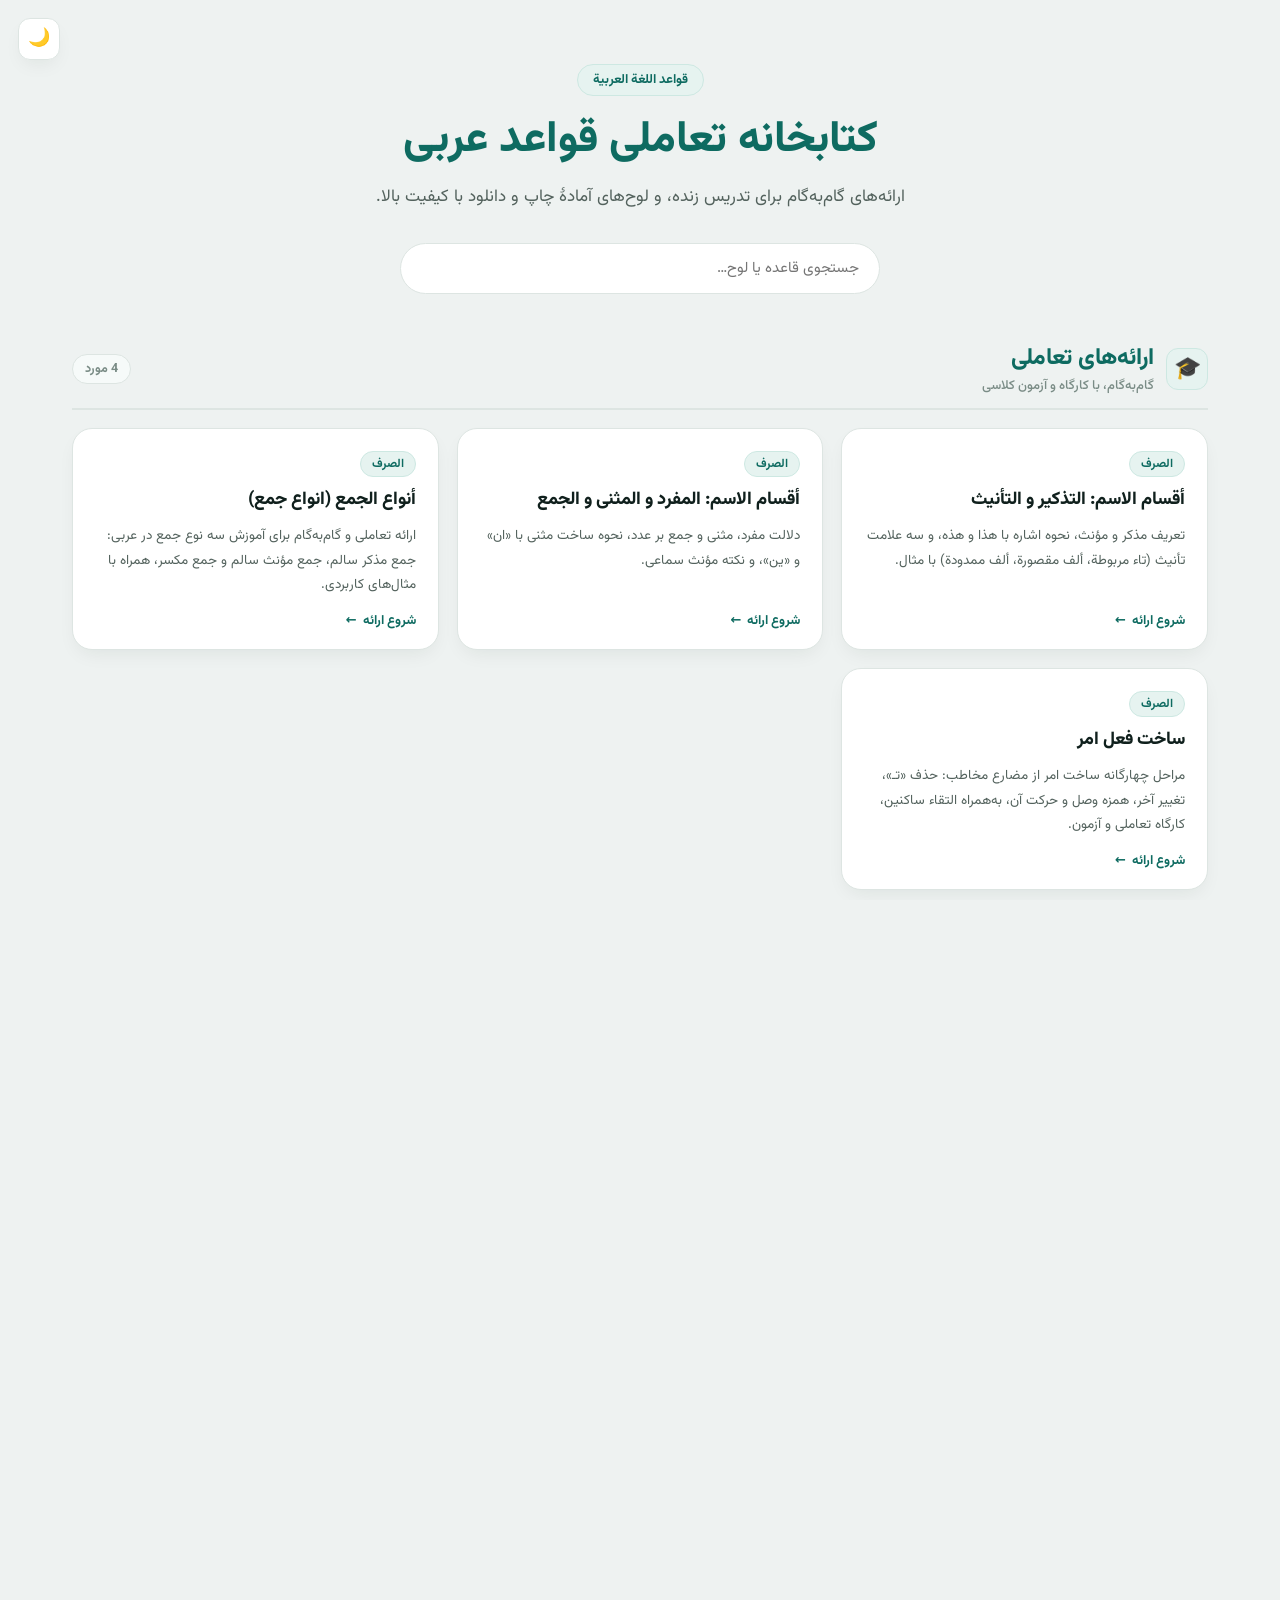
<file: index.html>
<!DOCTYPE html>
<html lang="fa" dir="rtl" data-theme="light">
<head>
<meta charset="UTF-8">
<meta name="viewport" content="width=device-width, initial-scale=1.0, viewport-fit=cover">
<meta name="description" content="ارائه‌های تعاملی گام‌به‌گام و لوح‌های آموزشی آمادهٔ چاپ برای تدریس قواعد زبان عربی">
<title>قواعد اللغة العربیة — کتابخانه تعاملی</title>
<meta name="theme-color" content="#b48a1e">
<link rel="manifest" href="manifest.webmanifest">
<link rel="icon" href="assets/icon.svg" type="image/svg+xml">
<link rel="stylesheet" href="assets/fonts.css">
<link rel="stylesheet" href="assets/theme.css">
<style>
  /* استایل ویژه بخش‌بندی صفحه اصلی */
  .hub-section { margin-bottom: clamp(32px, 5vw, 56px); }
  .hub-section:last-child { margin-bottom: 0; }

  .hub-section-head {
    display: flex;
    align-items: center;
    gap: 12px;
    margin-bottom: 18px;
    padding-bottom: 12px;
    border-bottom: 2px solid var(--line);
  }
  .hub-section-icon {
    width: 42px;
    height: 42px;
    border-radius: 12px;
    display: grid;
    place-items: center;
    font-size: 22px;
    background: var(--tint);
    border: 1px solid var(--tint-strong);
    flex-shrink: 0;
  }
  .hub-section-title {
    margin: 0;
    font-size: clamp(18px, 1.8vw, 24px);
    font-weight: 800;
    color: var(--primary);
    line-height: 1.4;
  }
  .hub-section-sub {
    margin: 2px 0 0;
    font-size: 13px;
    color: var(--ink-muted);
    font-weight: 500;
  }
  .hub-section-count {
    margin-inline-start: auto;
    font-size: 12.5px;
    font-weight: 700;
    color: var(--ink-muted);
    background: var(--surface-2);
    border: 1px solid var(--line);
    padding: 4px 12px;
    border-radius: 999px;
    white-space: nowrap;
  }

  .hub-empty { grid-column: 1 / -1; text-align: center; padding: 40px 20px; color: var(--ink-muted); font-size: 14px; }
</style>
</head>
<body class="hub-body">
  <button class="hub-theme" id="hubTheme" title="تغییر تم روشن/تیره" aria-label="تغییر تم">🌙</button>

  <div class="hub">
    <header class="hub-head">
      <span class="hub-badge">قواعد اللغة العربیة</span>
      <h1 class="hub-title">کتابخانه تعاملی قواعد عربی</h1>
      <p class="hub-sub">ارائه‌های گام‌به‌گام برای تدریس زنده، و لوح‌های آمادهٔ چاپ و دانلود با کیفیت بالا.</p>
      <div class="hub-search">
        <input id="hubSearch" type="search" placeholder="جستجوی قاعده یا لوح…" autocomplete="off" aria-label="جستجو">
      </div>
    </header>

    <main class="hub-content">
      <noscript><p class="hub-empty">برای نمایش فهرست، جاوااسکریپت مرورگر باید فعال باشد.</p></noscript>
      <section class="hub-section" id="sec-deck">
        <div class="hub-section-head">
          <span class="hub-section-icon">🎓</span>
          <div>
            <h2 class="hub-section-title">ارائه‌های تعاملی</h2>
            <p class="hub-section-sub">گام‌به‌گام، با کارگاه و آزمون کلاسی</p>
          </div>
          <span class="hub-section-count" id="countDeck"></span>
        </div>
        <div class="hub-grid" id="deckGrid"></div>
      </section>

      <section class="hub-section" id="sec-poster">
        <div class="hub-section-head">
          <span class="hub-section-icon">📜</span>
          <div>
            <h2 class="hub-section-title">لوح‌های آموزشی</h2>
            <p class="hub-section-sub">آمادهٔ چاپ و دانلود با کیفیت بالا</p>
          </div>
          <span class="hub-section-count" id="countPoster"></span>
        </div>
        <div class="hub-grid" id="posterGrid"></div>
      </section>
    </main>

    <footer class="hub-foot" id="hubFoot"></footer>
  </div>

  <script src="assets/rules.js"></script>
  <script>
    (function () {
      const deckGrid = document.getElementById('deckGrid');
      const posterGrid = document.getElementById('posterGrid');
      const countDeck = document.getElementById('countDeck');
      const countPoster = document.getElementById('countPoster');
      const foot = document.getElementById('hubFoot');
      const search = document.getElementById('hubSearch');
      const secDeck = document.getElementById('sec-deck');
      const secPoster = document.getElementById('sec-poster');

      /* یکسان‌سازی متن برای جستجو: اعراب، ي/ی، ك/ک، أإآٱ/ا، ة/ه */
      const norm = t => String(t || '')
        .replace(/[\u064B-\u065F\u0670\u0640]/g, '')
        .replace(/[يى]/g, 'ی').replace(/ك/g, 'ک')
        .replace(/[أإآٱ]/g, 'ا').replace(/ة/g, 'ه')
        .toLowerCase();

      function cardHTML(r) {
        const folder = r.type === 'poster' ? 'posters' : 'rules';
        const cta = r.type === 'poster' ? 'مشاهده لوح' : 'شروع ارائه';
        const badgeClass = r.type === 'poster' ? 'rule-badge poster' : 'rule-badge';
        return `
          <a class="rule-card ${r.type}" href="${folder}/${r.slug}.html">
            <span class="${badgeClass}">${r.badge}</span>
            <h2 class="rule-title">${r.title}</h2>
            <p class="rule-desc">${r.desc}</p>
            <span class="rule-cta">${cta} <span aria-hidden="true">←</span></span>
          </a>`;
      }

      function render(filter) {
        const f = norm((filter || '').trim());
        const all = window.RULES || [];
        if (!all.length) {
          const msg = '<div class="hub-empty">فهرست بارگذاری نشد. صفحه را دوباره بارگیری کنید.</div>';
          deckGrid.innerHTML = posterGrid.innerHTML = msg; foot.textContent = ''; return;
        }

        const match = r => !f || norm(r.title + ' ' + r.badge + ' ' + r.desc).includes(f);

        const decks = all.filter(r => r.type !== 'poster' && match(r));
        const posters = all.filter(r => r.type === 'poster' && match(r));

        deckGrid.innerHTML = decks.length
          ? decks.map(cardHTML).join('')
          : '<div class="hub-empty">ارائه‌ای یافت نشد.</div>';
        posterGrid.innerHTML = posters.length
          ? posters.map(cardHTML).join('')
          : '<div class="hub-empty">لوحی یافت نشد.</div>';

        countDeck.textContent = decks.length ? `${decks.length} مورد` : '';
        countPoster.textContent = posters.length ? `${posters.length} مورد` : '';

        /* اگر جستجو فعال است، بخش‌های خالی را پنهان کن */
        secDeck.style.display = decks.length || !f ? '' : 'none';
        secPoster.style.display = posters.length || !f ? '' : 'none';

        const total = decks.length + posters.length;
        foot.textContent = f
          ? `${total} نتیجه برای «${filter}»`
          : `${decks.length} ارائهٔ تعاملی + ${posters.length} لوح آموزشی`;
      }

      render('');
      search.addEventListener('input', e => render(e.target.value));

      /* تم روشن/تیره */
      const btn = document.getElementById('hubTheme');
      function applyTheme(t) {
        document.documentElement.dataset.theme = t;
        btn.textContent = t === 'dark' ? '☀️' : '🌙';
        try { localStorage.setItem('amr-theme', t); } catch (e) {}
      }
      let saved = (window.matchMedia && matchMedia('(prefers-color-scheme: dark)').matches) ? 'dark' : 'light';
      try { saved = localStorage.getItem('amr-theme') || saved; } catch (e) {}
      applyTheme(saved);
      btn.addEventListener('click', () => {
        applyTheme(document.documentElement.dataset.theme === 'dark' ? 'light' : 'dark');
      });
    })();
  </script>
<script src="assets/register-sw.js"></script>
</body>
</html>
</file>
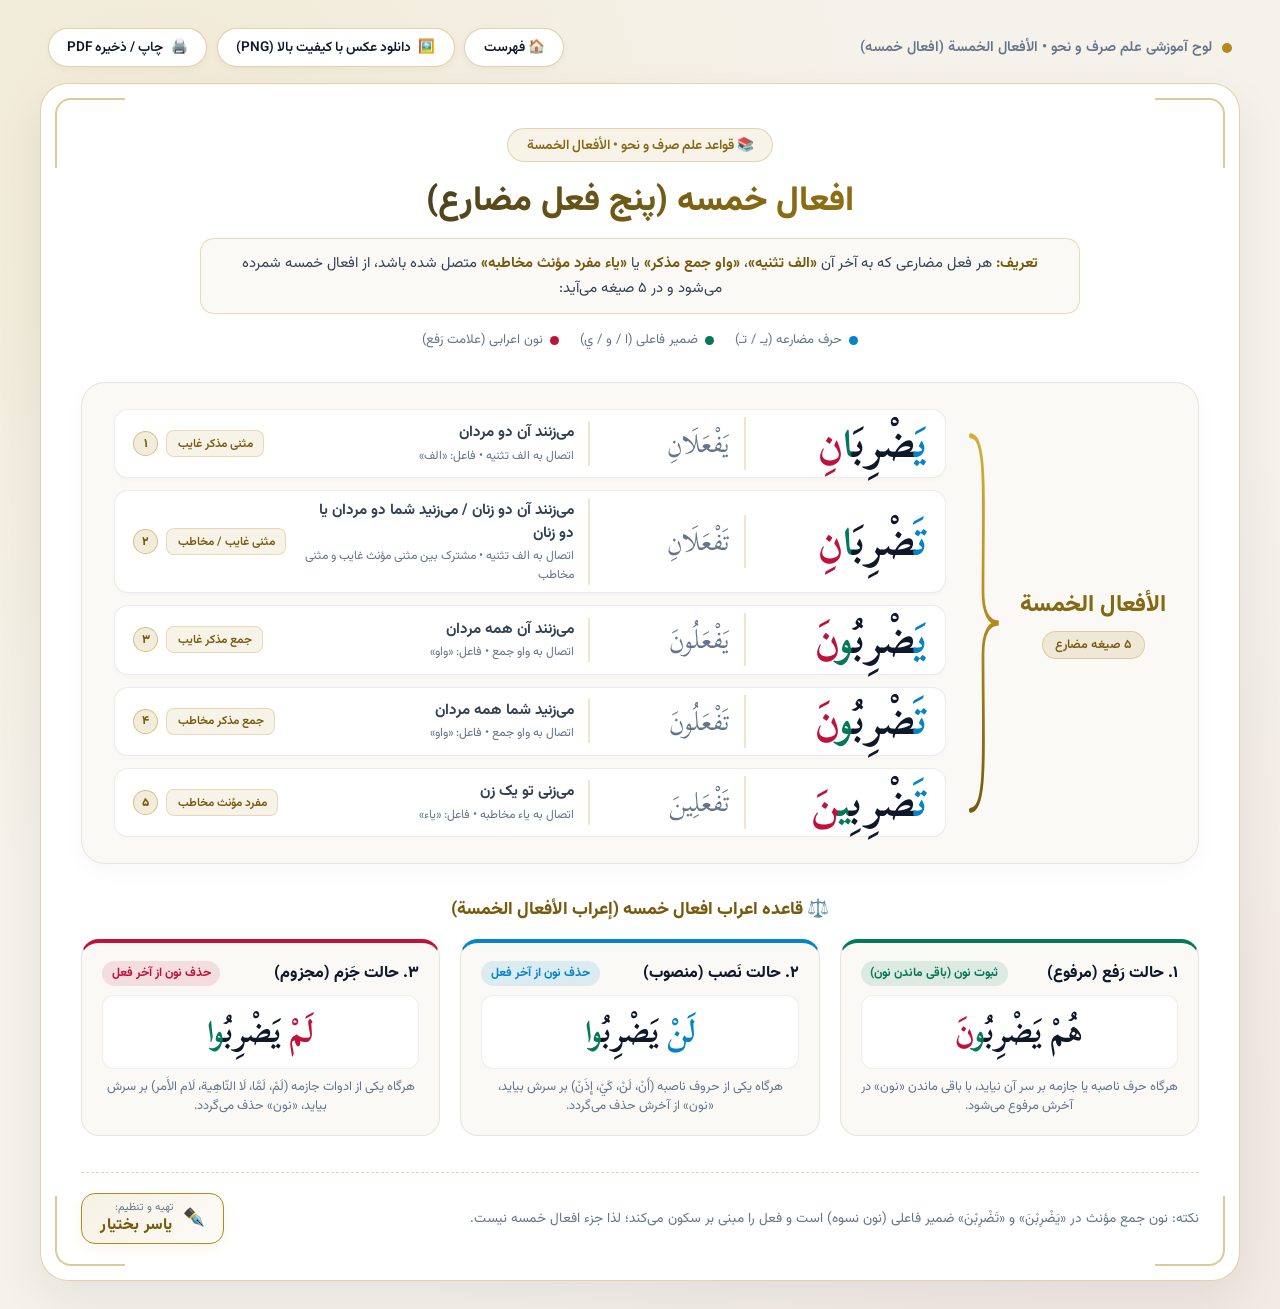
<file: posters/afal-khamsa.html>
<!DOCTYPE html>
<html lang="fa" dir="rtl">
<head>
    <meta charset="UTF-8">
    <meta name="viewport" content="width=device-width, initial-scale=1.0, viewport-fit=cover">
<meta name="theme-color" content="#b48a1e">
<link rel="manifest" href="../manifest.webmanifest">
<link rel="icon" href="../assets/icon.svg" type="image/svg+xml">
    <title>افعال خمسه (پنج فعل مضارع) — یاسر بختیار</title>
<link rel="stylesheet" href="../assets/fonts.css">
    <style>
        :root {
            --bg-page: #f5f2eb;
            --bg-card: #ffffff;
            --gold-light: #856812;
            --gold-main: #b48a1e;
            --gold-dark: #785a0e;
            --blue-prefix: #0284c7;
            --emerald-accent: #047857;
            --rose-accent: #be123c;
            --text-main: #0f172a;
            --text-meaning: #334155;
            --text-dim: #64748b;
            --border-glow: rgba(180, 138, 30, 0.38);
        }
        * { box-sizing: border-box; margin: 0; padding: 0; }
        body {
            font-family: 'Vazirmatn', sans-serif;
            background-color: var(--bg-page);
            background-image:
                radial-gradient(circle at 12% 12%, rgba(212, 175, 55, 0.12) 0%, transparent 45%),
                radial-gradient(circle at 88% 88%, rgba(190, 18, 60, 0.05) 0%, transparent 45%);
            color: var(--text-main);
            min-height: 100vh;
            display: flex; flex-direction: column; align-items: center; justify-content: center;
            padding: 1.75rem 1rem;
        }
        .toolbar {
            max-width: 1200px; width: 100%;
            display: flex; justify-content: space-between; align-items: center;
            margin-bottom: 1rem; padding: 0 0.5rem;
            gap: 0.6rem; flex-wrap: wrap;
        }
        .toolbar-brand {
            display: flex; align-items: center; gap: 0.6rem;
            font-size: 0.9rem; color: var(--text-dim); font-weight: 600;
        }
        .toolbar-brand span.dot { width: 10px; height: 10px; border-radius: 50%; background: var(--gold-main); }
        .toolbar-actions { display: flex; gap: 0.6rem; flex-wrap: wrap; }
        .btn {
            background: var(--bg-card);
            border: 1px solid var(--border-glow);
            color: var(--text-main);
            font-family: 'Vazirmatn', sans-serif;
            font-size: 0.85rem; font-weight: 600;
            padding: 0.5rem 1.15rem; border-radius: 999px;
            cursor: pointer;
            display: inline-flex; align-items: center; gap: 0.45rem;
            transition: all 0.2s ease;
            box-shadow: 0 2px 8px rgba(0, 0, 0, 0.04);
            text-decoration: none;
        }
        .btn:hover {
            border-color: var(--gold-main);
            transform: translateY(-2px);
            box-shadow: 0 6px 18px rgba(180, 138, 30, 0.18);
        }
        .poster-board {
            max-width: 1200px; width: 100%;
            background: var(--bg-card);
            border: 1.5px solid var(--border-glow);
            border-radius: 28px;
            padding: 2.75rem 2.5rem 2.25rem;
            position: relative; overflow: hidden;
            box-shadow: 0 20px 50px rgba(15, 23, 42, 0.07);
        }
        .corner-ornament { position: absolute; width: 70px; height: 70px; pointer-events: none; opacity: 0.45; }
        .corner-tl { top: 14px; left: 14px; border-top: 2px solid var(--gold-main); border-left: 2px solid var(--gold-main); border-top-left-radius: 16px; }
        .corner-tr { top: 14px; right: 14px; border-top: 2px solid var(--gold-main); border-right: 2px solid var(--gold-main); border-top-right-radius: 16px; }
        .corner-bl { bottom: 14px; left: 14px; border-bottom: 2px solid var(--gold-main); border-left: 2px solid var(--gold-main); border-bottom-left-radius: 16px; }
        .corner-br { bottom: 14px; right: 14px; border-bottom: 2px solid var(--gold-main); border-right: 2px solid var(--gold-main); border-bottom-right-radius: 16px; }
        .poster-header { text-align: center; margin-bottom: 2rem; }
        .badge-top {
            display: inline-flex; align-items: center; gap: 0.5rem;
            padding: 0.35rem 1.15rem; border-radius: 999px;
            background: rgba(180, 138, 30, 0.1);
            border: 1px solid rgba(180, 138, 30, 0.3);
            color: var(--gold-light); font-size: 0.85rem; font-weight: 600;
            margin-bottom: 0.8rem;
        }
        .poster-title {
            font-size: 2.15rem; font-weight: 800;
            background: linear-gradient(135deg, #0f172a 0%, #856812 60%, #b48a1e 100%);
            -webkit-background-clip: text; -webkit-text-fill-color: transparent;
            margin-bottom: 0.65rem;
        }
        .definition-box {
            max-width: 880px; margin: 0 auto 1rem;
            background: #faf9f5;
            border: 1px solid rgba(180, 138, 30, 0.28);
            border-radius: 14px;
            padding: 0.75rem 1.25rem;
            font-size: 0.92rem; color: var(--text-meaning); line-height: 1.7;
        }
        .definition-box strong { color: var(--gold-dark); }
        .poster-subtitle {
            color: var(--text-dim); font-size: 0.88rem;
            display: flex; justify-content: center; align-items: center;
            gap: 1.35rem; flex-wrap: wrap; margin-top: 0.75rem;
        }
        .legend-item { display: inline-flex; align-items: center; gap: 0.4rem; font-size: 0.82rem; }
        .legend-dot { width: 9px; height: 9px; border-radius: 50%; }
        .khamsa-main-box {
            background: #faf9f5;
            border: 1px solid rgba(15, 23, 42, 0.09);
            border-radius: 24px; padding: 1.6rem 2rem;
            display: flex; align-items: center; justify-content: space-between;
            margin-bottom: 2rem;
            box-shadow: 0 8px 24px rgba(15, 23, 42, 0.03);
        }
        .khamsa-title-side {
            min-width: 145px; text-align: center;
            display: flex; flex-direction: column;
            align-items: center; gap: 0.45rem;
        }
        .khamsa-title-ar { font-size: 1.45rem; font-weight: 800; color: var(--gold-light); }
        .khamsa-sub-badge {
            font-size: 0.78rem; padding: 0.2rem 0.75rem; border-radius: 99px;
            background: rgba(180, 138, 30, 0.14); color: var(--gold-dark);
            border: 1px solid rgba(180, 138, 30, 0.3); font-weight: 600;
        }
        .curly-brace-large { width: 42px; height: 390px; flex-shrink: 0; margin: 0 1rem; }
        .curly-brace-large path { fill: none; stroke: url(#goldGrad); stroke-width: 2.6; stroke-linecap: round; }
        .khamsa-list { flex: 1; display: flex; flex-direction: column; gap: 0.75rem; }
        .khamsa-row {
            display: grid;
            grid-template-columns: 165px 140px 1fr auto;
            align-items: center;
            background: #ffffff;
            border: 1px solid rgba(15, 23, 42, 0.08);
            padding: 0.45rem 1.15rem;
            border-radius: 14px;
            gap: 1rem;
            box-shadow: 0 2px 5px rgba(0, 0, 0, 0.02);
            transition: all 0.2s ease;
        }
        .khamsa-row:hover { border-color: var(--gold-main); background: rgba(180, 138, 30, 0.04); }
        .verb-word {
            font-family: 'Scheherazade New', serif;
            font-size: 2.5rem; font-weight: 700;
            line-height: 1.3; color: var(--text-main);
            white-space: nowrap;
            text-rendering: optimizeLegibility;
        }
        .wazn-word {
            font-family: 'Scheherazade New', serif;
            font-size: 1.65rem; font-weight: 500; color: var(--text-dim);
            border-right: 2px solid rgba(180, 138, 30, 0.22);
            padding-right: 0.85rem;
        }
        .prefix-mudari { color: var(--blue-prefix); }
        .suffix-pronoun { color: var(--emerald-accent); }
        .suffix-irab { color: var(--rose-accent); }
        .meaning-col {
            display: flex; flex-direction: column; gap: 0.15rem;
            border-right: 2px solid rgba(180, 138, 30, 0.22);
            padding-right: 0.85rem;
        }
        .meaning-text { font-size: 0.94rem; font-weight: 700; color: var(--text-meaning); }
        .pronoun-detail { font-size: 0.76rem; color: var(--text-dim); }
        .row-badges { display: flex; align-items: center; gap: 0.5rem; }
        .sigha-tag {
            font-size: 0.74rem; font-weight: 600; color: var(--gold-dark);
            background: rgba(180, 138, 30, 0.1);
            border: 1px solid rgba(180, 138, 30, 0.25);
            padding: 0.22rem 0.65rem; border-radius: 8px;
        }
        .sigha-num {
            width: 25px; height: 25px; border-radius: 50%;
            background: rgba(180, 138, 30, 0.16);
            border: 1px solid rgba(180, 138, 30, 0.45);
            color: var(--gold-dark);
            font-size: 0.75rem; font-weight: 800;
            display: inline-flex; align-items: center; justify-content: center;
        }
        .irab-section-title {
            text-align: center; font-size: 1.1rem; font-weight: 800;
            color: var(--gold-dark); margin-bottom: 1rem;
        }
        .irab-grid { display: grid; grid-template-columns: repeat(3, 1fr); gap: 1.25rem; }
        .irab-card {
            background: #faf9f5;
            border: 1px solid rgba(15, 23, 42, 0.09);
            border-top: 4px solid var(--gold-main);
            border-radius: 18px;
            padding: 1.15rem 1.25rem;
            display: flex; flex-direction: column; gap: 0.55rem;
        }
        .irab-card.raf { border-top-color: var(--emerald-accent); }
        .irab-card.nasb { border-top-color: var(--blue-prefix); }
        .irab-card.jazm { border-top-color: var(--rose-accent); }
        .irab-header { display: flex; justify-content: space-between; align-items: center; }
        .irab-state { font-size: 1rem; font-weight: 800; color: var(--text-main); }
        .irab-sign { font-size: 0.76rem; font-weight: 700; padding: 0.18rem 0.6rem; border-radius: 99px; }
        .raf .irab-sign { background: rgba(4, 120, 87, 0.12); color: var(--emerald-accent); }
        .nasb .irab-sign { background: rgba(2, 132, 199, 0.12); color: var(--blue-prefix); }
        .jazm .irab-sign { background: rgba(190, 18, 60, 0.12); color: var(--rose-accent); }
        .irab-example {
            font-family: 'Scheherazade New', serif;
            font-size: 1.95rem; font-weight: 700; text-align: center;
            background: #ffffff;
            border: 1px solid rgba(15, 23, 42, 0.07);
            border-radius: 12px;
            padding: 0.25rem 0.5rem;
            color: var(--text-main);
        }
        .irab-desc { font-size: 0.8rem; color: var(--text-dim); line-height: 1.5; text-align: center; }
        .poster-footer {
            margin-top: 2.25rem; padding-top: 1.25rem;
            border-top: 1px dashed rgba(180, 138, 30, 0.35);
            display: flex; justify-content: space-between; align-items: center;
            font-size: 0.85rem; color: var(--text-dim);
            flex-wrap: wrap; gap: 1rem;
        }
        .author-badge {
            display: inline-flex; align-items: center; gap: 0.65rem;
            background: linear-gradient(135deg, rgba(180, 138, 30, 0.12), rgba(180, 138, 30, 0.03));
            border: 1px solid var(--gold-main);
            padding: 0.45rem 1.15rem; border-radius: 14px;
            box-shadow: 0 4px 12px rgba(180, 138, 30, 0.1);
        }
        .author-badge .pen-icon { color: var(--gold-main); font-size: 1.1rem; }
        .author-badge .author-details { display: flex; flex-direction: column; line-height: 1.3; }
        .author-badge .author-role { font-size: 0.68rem; color: var(--text-dim); font-weight: 400; }
        .author-badge .author-name { font-size: 0.98rem; font-weight: 800; color: var(--gold-dark); letter-spacing: 0.2px; }
        @media (max-width: 980px) {
            .khamsa-main-box { flex-direction: column; gap: 1rem; padding: 1.25rem; }
            .curly-brace-large { display: none; }
            .khamsa-row { grid-template-columns: 1fr; text-align: center; gap: 0.5rem; }
            .wazn-word, .meaning-col { border-right: none; padding-right: 0; }
            .row-badges { justify-content: center; }
            .irab-grid { grid-template-columns: 1fr; }
            .poster-footer { flex-direction: column; text-align: center; }
        }
        @media print {
            body { background: #fff !important; padding: 0; }
            .toolbar { display: none !important; }
            .poster-board { box-shadow: none !important; border: 2px solid #b48a1e !important; }
        }
    </style>
<link rel="stylesheet" href="../assets/poster.css">
</head>
<body data-png="Sarf-Afal-Khamsa-Yaser-Bakhtiar.png">

    <svg width="0" height="0" style="position:absolute">
        <defs>
            <linearGradient id="goldGrad" x1="0%" y1="0%" x2="0%" y2="100%">
                <stop offset="0%" stop-color="#d4af37" />
                <stop offset="50%" stop-color="#b48a1e" />
                <stop offset="100%" stop-color="#785a0e" />
            </linearGradient>
        </defs>
    </svg>

    <div class="toolbar">
        <div class="toolbar-brand">
            <span class="dot"></span>
            <span>لوح آموزشی علم صرف و نحو • الأفعال الخمسة (افعال خمسه)</span>
        </div>
        <div class="toolbar-actions">
            <a class="btn" href="../index.html" title="بازگشت به فهرست">🏠 فهرست</a>
            <button class="btn" id="imgBtn" onclick="downloadHighResImage()">
                <span>🖼️</span>
                <span>دانلود عکس با کیفیت بالا (PNG)</span>
            </button>
            <button class="btn" onclick="window.print()">
                <span>🖨️</span>
                <span>چاپ / ذخیره PDF</span>
            </button>
        </div>
    </div>

    <div class="poster-board">
        <div class="corner-ornament corner-tl"></div>
        <div class="corner-ornament corner-tr"></div>
        <div class="corner-ornament corner-bl"></div>
        <div class="corner-ornament corner-br"></div>

        <header class="poster-header">
            <div class="badge-top">📚 قواعد علم صرف و نحو • الأفعال الخمسة</div>
            <h1 class="poster-title">افعال خمسه (پنج فعل مضارع)</h1>
            <div class="definition-box">
                <strong>تعریف:</strong> هر فعل مضارعی که به آخر آن <strong>«الف تثنیه»</strong>، <strong>«واو جمع مذکر»</strong> یا <strong>«یاء مفرد مؤنث مخاطبه»</strong> متصل شده باشد، از افعال خمسه شمرده می‌شود و در ۵ صیغه می‌آید:
            </div>
            <div class="poster-subtitle">
                <span class="legend-item"><span class="legend-dot" style="background: var(--blue-prefix);"></span>حرف مضارعه (یـ / تـ)</span>
                <span class="legend-item"><span class="legend-dot" style="background: var(--emerald-accent);"></span>ضمیر فاعلی (ا / و / ي)</span>
                <span class="legend-item"><span class="legend-dot" style="background: var(--rose-accent);"></span>نون اعرابی (علامت رَفع)</span>
            </div>
        </header>

        <div class="khamsa-main-box">
            <div class="khamsa-title-side">
                <span class="khamsa-title-ar">الأفعال الخمسة</span>
                <span class="khamsa-sub-badge">۵ صیغه مضارع</span>
            </div>
            <svg class="curly-brace-large" viewBox="0 0 40 200" preserveAspectRatio="none">
                <path d="M 8 4 C 24 4, 20 35, 20 84 C 20 95, 26 100, 35 100 C 26 100, 20 105, 20 116 C 20 165, 24 196, 8 196" />
            </svg>
            <div class="khamsa-list">
                <div class="khamsa-row">
                    <div class="verb-word" dir="rtl"><span class="prefix-mudari">يَ</span>ضْرِبَ<span class="suffix-pronoun">ا</span><span class="suffix-irab">نِ</span></div>
                    <div class="wazn-word" dir="rtl">يَفْعَلَانِ</div>
                    <div class="meaning-col">
                        <span class="meaning-text">می‌زنند آن دو مردان</span>
                        <span class="pronoun-detail">اتصال به الف تثنیه • فاعل: «الف»</span>
                    </div>
                    <div class="row-badges">
                        <span class="sigha-tag">مثنی مذکر غایب</span>
                        <span class="sigha-num">۱</span>
                    </div>
                </div>
                <div class="khamsa-row">
                    <div class="verb-word" dir="rtl"><span class="prefix-mudari">تَ</span>ضْرِبَ<span class="suffix-pronoun">ا</span><span class="suffix-irab">نِ</span></div>
                    <div class="wazn-word" dir="rtl">تَفْعَلَانِ</div>
                    <div class="meaning-col">
                        <span class="meaning-text">می‌زنند آن دو زنان / می‌زنید شما دو مردان یا دو زنان</span>
                        <span class="pronoun-detail">اتصال به الف تثنیه • مشترک بین مثنی مؤنث غایب و مثنی مخاطب</span>
                    </div>
                    <div class="row-badges">
                        <span class="sigha-tag">مثنی غایب / مخاطب</span>
                        <span class="sigha-num">۲</span>
                    </div>
                </div>
                <div class="khamsa-row">
                    <div class="verb-word" dir="rtl"><span class="prefix-mudari">يَ</span>ضْرِبُ<span class="suffix-pronoun">و</span><span class="suffix-irab">نَ</span></div>
                    <div class="wazn-word" dir="rtl">يَفْعَلُونَ</div>
                    <div class="meaning-col">
                        <span class="meaning-text">می‌زنند آن همه مردان</span>
                        <span class="pronoun-detail">اتصال به واو جمع • فاعل: «واو»</span>
                    </div>
                    <div class="row-badges">
                        <span class="sigha-tag">جمع مذکر غایب</span>
                        <span class="sigha-num">۳</span>
                    </div>
                </div>
                <div class="khamsa-row">
                    <div class="verb-word" dir="rtl"><span class="prefix-mudari">تَ</span>ضْرِبُ<span class="suffix-pronoun">و</span><span class="suffix-irab">نَ</span></div>
                    <div class="wazn-word" dir="rtl">تَفْعَلُونَ</div>
                    <div class="meaning-col">
                        <span class="meaning-text">می‌زنید شما همه مردان</span>
                        <span class="pronoun-detail">اتصال به واو جمع • فاعل: «واو»</span>
                    </div>
                    <div class="row-badges">
                        <span class="sigha-tag">جمع مذکر مخاطب</span>
                        <span class="sigha-num">۴</span>
                    </div>
                </div>
                <div class="khamsa-row">
                    <div class="verb-word" dir="rtl"><span class="prefix-mudari">تَ</span>ضْرِبِ<span class="suffix-pronoun">ي</span><span class="suffix-irab">نَ</span></div>
                    <div class="wazn-word" dir="rtl">تَفْعَلِينَ</div>
                    <div class="meaning-col">
                        <span class="meaning-text">می‌زنی تو یک زن</span>
                        <span class="pronoun-detail">اتصال به یاء مخاطبه • فاعل: «یاء»</span>
                    </div>
                    <div class="row-badges">
                        <span class="sigha-tag">مفرد مؤنث مخاطب</span>
                        <span class="sigha-num">۵</span>
                    </div>
                </div>
            </div>
        </div>

        <div class="irab-section-title">⚖️ قاعده اعراب افعال خمسه (إعراب الأفعال الخمسة)</div>
        <div class="irab-grid">
            <div class="irab-card raf">
                <div class="irab-header">
                    <span class="irab-state">۱. حالت رَفع (مرفوع)</span>
                    <span class="irab-sign">ثبوت نون (باقی ماندن نون)</span>
                </div>
                <div class="irab-example" dir="rtl">هُمْ يَضْرِبُ<span class="suffix-pronoun">و</span><span class="suffix-irab">نَ</span></div>
                <div class="irab-desc">هرگاه حرف ناصبه یا جازمه بر سر آن نیاید، با باقی ماندن «نون» در آخرش مرفوع می‌شود.</div>
            </div>
            <div class="irab-card nasb">
                <div class="irab-header">
                    <span class="irab-state">۲. حالت نَصب (منصوب)</span>
                    <span class="irab-sign">حذف نون از آخر فعل</span>
                </div>
                <div class="irab-example" dir="rtl"><span class="prefix-mudari">لَنْ</span> يَضْرِبُ<span class="suffix-pronoun">وا</span></div>
                <div class="irab-desc">هرگاه یکی از حروف ناصبه (أَنْ، لَنْ، كَيْ، إِذَنْ) بر سرش بیاید، «نون» از آخرش حذف می‌گردد.</div>
            </div>
            <div class="irab-card jazm">
                <div class="irab-header">
                    <span class="irab-state">۳. حالت جَزم (مجزوم)</span>
                    <span class="irab-sign">حذف نون از آخر فعل</span>
                </div>
                <div class="irab-example" dir="rtl"><span class="suffix-irab">لَمْ</span> يَضْرِبُ<span class="suffix-pronoun">وا</span></div>
                <div class="irab-desc">هرگاه یکی از ادوات جازمه (لَمْ، لَمَّا، لَا النّاهِیة، لَام الأَمر) بر سرش بیاید، «نون» حذف می‌گردد.</div>
            </div>
        </div>

        <footer class="poster-footer">
            <span>نکته: نون جمع مؤنث در «یَضْرِبْنَ» و «تَضْرِبْنَ» ضمیر فاعلی (نون نسوه) است و فعل را مبنی بر سکون می‌کند؛ لذا جزء افعال خمسه نیست.</span>
            <div class="author-badge">
                <span class="pen-icon">✒️</span>
                <div class="author-details">
                    <span class="author-role">تهیه و تنظیم:</span>
                    <span class="author-name">یاسر بختیار</span>
                </div>
            </div>
        </footer>
    </div>
<script src="../assets/html2canvas.min.js" defer></script>
<script src="../assets/poster-export.js" defer></script>
<script src="../assets/register-sw.js"></script>
</body>
</html>
</file>
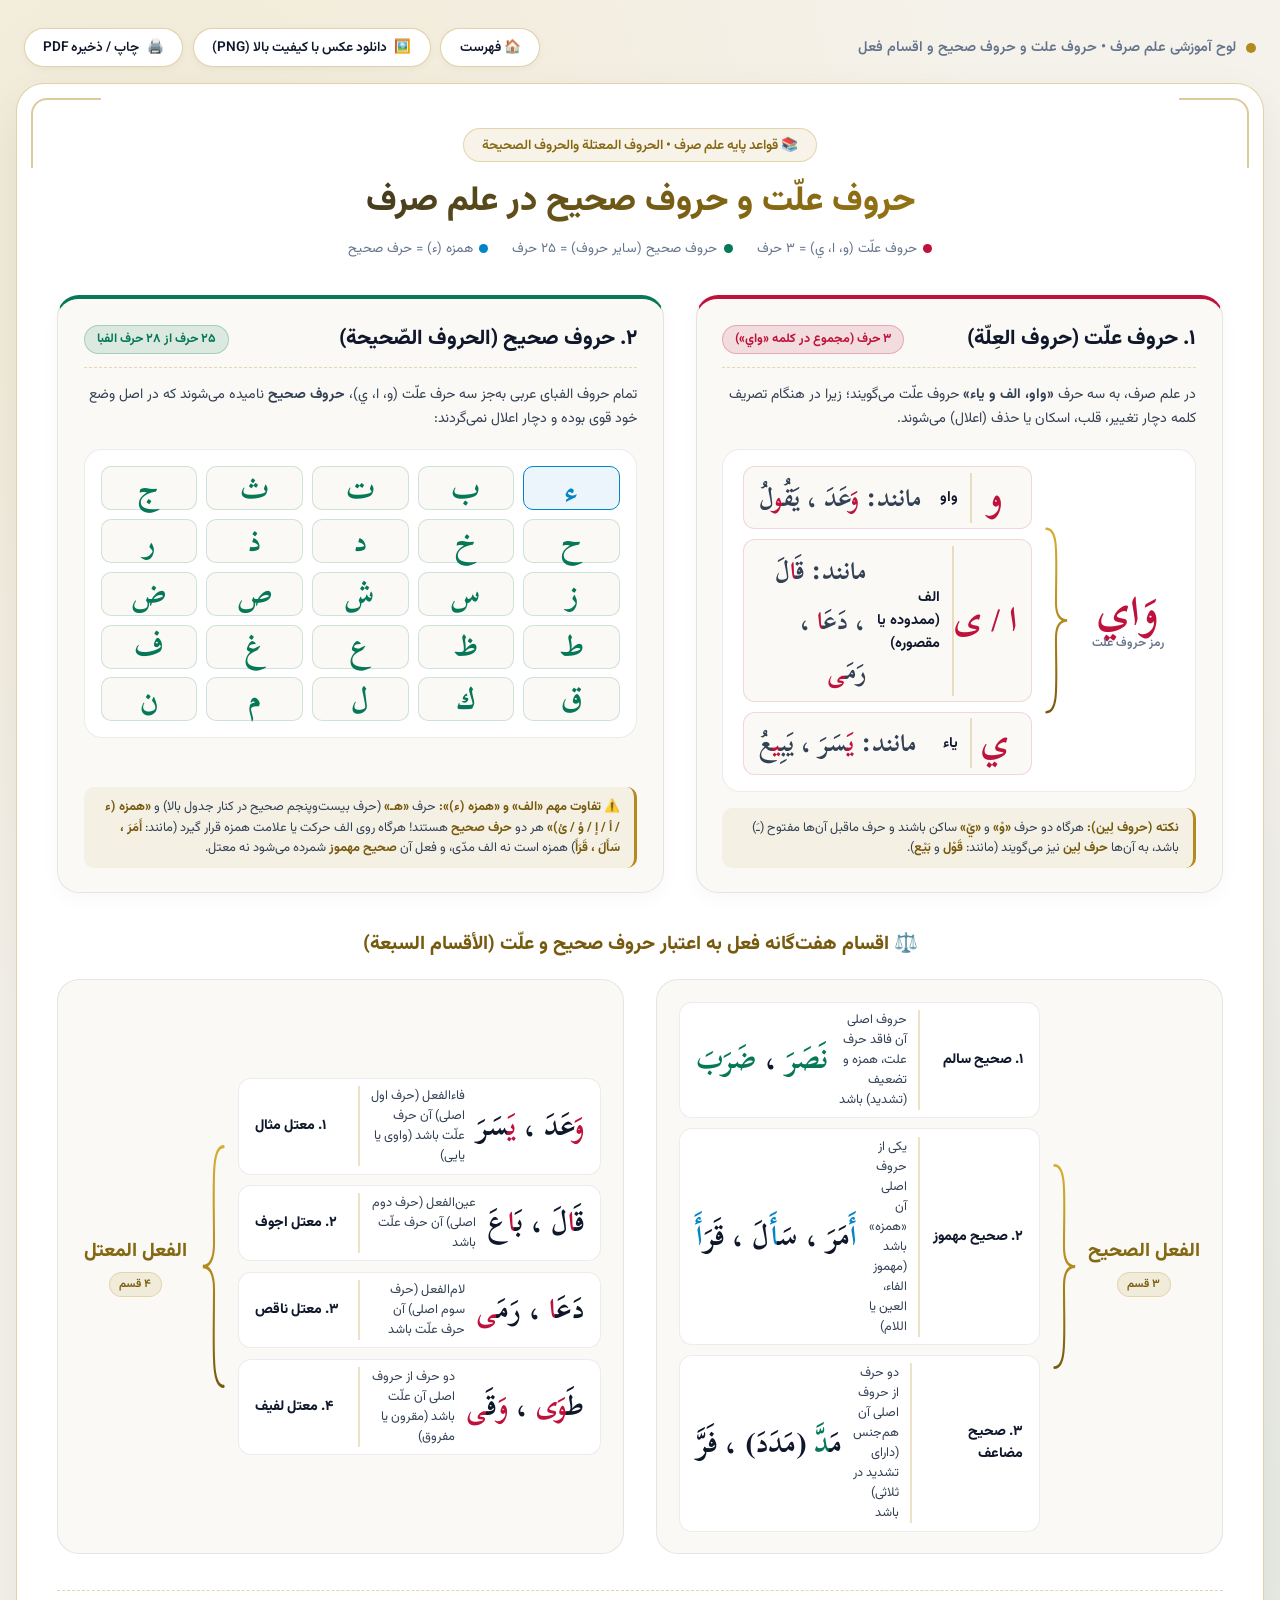
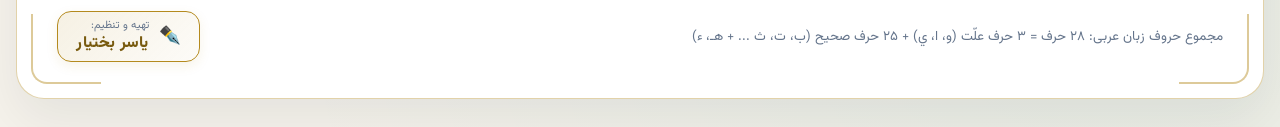
<file: posters/huruf-illat-sahih.html>
<!DOCTYPE html>
<html lang="fa" dir="rtl">
<head>
    <meta charset="UTF-8">
    <meta name="viewport" content="width=device-width, initial-scale=1.0, viewport-fit=cover">
<meta name="theme-color" content="#b48a1e">
<link rel="manifest" href="../manifest.webmanifest">
<link rel="icon" href="../assets/icon.svg" type="image/svg+xml">
    <title>حروف علت و حروف صحیح — یاسر بختیار</title>
<link rel="stylesheet" href="../assets/fonts.css">
    <style>
        :root {
            --bg-page: #f5f2eb;
            --bg-card: #ffffff;
            --gold-light: #856812;
            --gold-main: #b48a1e;
            --gold-dark: #785a0e;
            --blue-accent: #0284c7;
            --emerald-accent: #047857;
            --rose-accent: #be123c;
            --text-main: #0f172a;
            --text-meaning: #334155;
            --text-dim: #64748b;
            --border-glow: rgba(180, 138, 30, 0.38);
        }
        * { box-sizing: border-box; margin: 0; padding: 0; }
        body {
            font-family: 'Vazirmatn', sans-serif;
            background-color: var(--bg-page);
            background-image:
                radial-gradient(circle at 12% 12%, rgba(212, 175, 55, 0.12) 0%, transparent 45%),
                radial-gradient(circle at 88% 88%, rgba(4, 120, 87, 0.06) 0%, transparent 45%);
            color: var(--text-main);
            min-height: 100vh;
            display: flex; flex-direction: column; align-items: center; justify-content: center;
            padding: 1.75rem 1rem;
        }
        .toolbar {
            max-width: 1280px; width: 100%;
            display: flex; justify-content: space-between; align-items: center;
            margin-bottom: 1rem; padding: 0 0.5rem;
            gap: 0.6rem; flex-wrap: wrap;
        }
        .toolbar-brand {
            display: flex; align-items: center; gap: 0.6rem;
            font-size: 0.9rem; color: var(--text-dim); font-weight: 600;
        }
        .toolbar-brand span.dot { width: 10px; height: 10px; border-radius: 50%; background: var(--gold-main); }
        .toolbar-actions { display: flex; gap: 0.6rem; flex-wrap: wrap; }
        .btn {
            background: var(--bg-card);
            border: 1px solid var(--border-glow);
            color: var(--text-main);
            font-family: 'Vazirmatn', sans-serif;
            font-size: 0.85rem; font-weight: 600;
            padding: 0.5rem 1.15rem; border-radius: 999px;
            cursor: pointer;
            display: inline-flex; align-items: center; gap: 0.45rem;
            transition: all 0.2s ease;
            box-shadow: 0 2px 8px rgba(0, 0, 0, 0.04);
            text-decoration: none;
        }
        .btn:hover {
            border-color: var(--gold-main);
            transform: translateY(-2px);
            box-shadow: 0 6px 18px rgba(180, 138, 30, 0.18);
        }
        .poster-board {
            max-width: 1280px; width: 100%;
            background: var(--bg-card);
            border: 1.5px solid var(--border-glow);
            border-radius: 28px;
            padding: 2.75rem 2.5rem 2.25rem;
            position: relative; overflow: hidden;
            box-shadow: 0 20px 50px rgba(15, 23, 42, 0.07);
        }
        .corner-ornament { position: absolute; width: 70px; height: 70px; pointer-events: none; opacity: 0.45; }
        .corner-tl { top: 14px; left: 14px; border-top: 2px solid var(--gold-main); border-left: 2px solid var(--gold-main); border-top-left-radius: 16px; }
        .corner-tr { top: 14px; right: 14px; border-top: 2px solid var(--gold-main); border-right: 2px solid var(--gold-main); border-top-right-radius: 16px; }
        .corner-bl { bottom: 14px; left: 14px; border-bottom: 2px solid var(--gold-main); border-left: 2px solid var(--gold-main); border-bottom-left-radius: 16px; }
        .corner-br { bottom: 14px; right: 14px; border-bottom: 2px solid var(--gold-main); border-right: 2px solid var(--gold-main); border-bottom-right-radius: 16px; }
        .poster-header { text-align: center; margin-bottom: 2.25rem; }
        .badge-top {
            display: inline-flex; align-items: center; gap: 0.5rem;
            padding: 0.35rem 1.15rem; border-radius: 999px;
            background: rgba(180, 138, 30, 0.1);
            border: 1px solid rgba(180, 138, 30, 0.3);
            color: var(--gold-light); font-size: 0.85rem; font-weight: 600;
            margin-bottom: 0.8rem;
        }
        .poster-title {
            font-size: 2.15rem; font-weight: 800;
            background: linear-gradient(135deg, #0f172a 0%, #856812 60%, #b48a1e 100%);
            -webkit-background-clip: text; -webkit-text-fill-color: transparent;
            margin-bottom: 0.65rem;
        }
        .poster-subtitle {
            color: var(--text-dim); font-size: 0.9rem;
            display: flex; justify-content: center; align-items: center;
            gap: 1.5rem; flex-wrap: wrap;
        }
        .legend-item { display: inline-flex; align-items: center; gap: 0.4rem; font-size: 0.84rem; }
        .legend-dot { width: 9px; height: 9px; border-radius: 50%; }
        .letters-comparison-grid {
            display: grid; grid-template-columns: 1fr 1.15fr;
            gap: 2rem; margin-bottom: 2.25rem;
        }
        .main-panel {
            background: #faf9f5;
            border: 1px solid rgba(15, 23, 42, 0.09);
            border-radius: 22px;
            padding: 1.5rem 1.6rem;
            display: flex; flex-direction: column; justify-content: space-between;
            box-shadow: 0 6px 20px rgba(15, 23, 42, 0.03);
        }
        .panel-illat { border-top: 4px solid var(--rose-accent); }
        .panel-sahih { border-top: 4px solid var(--emerald-accent); }
        .panel-header {
            display: flex; justify-content: space-between; align-items: center;
            margin-bottom: 1rem; padding-bottom: 0.75rem;
            border-bottom: 1px dashed rgba(180, 138, 30, 0.3);
        }
        .panel-title-group { display: flex; align-items: center; gap: 0.65rem; }
        .panel-title { font-size: 1.3rem; font-weight: 800; color: var(--text-main); }
        .panel-count-badge { font-size: 0.78rem; font-weight: 700; padding: 0.2rem 0.75rem; border-radius: 99px; }
        .panel-illat .panel-count-badge { background: rgba(190, 18, 60, 0.12); color: var(--rose-accent); border: 1px solid rgba(190, 18, 60, 0.25); }
        .panel-sahih .panel-count-badge { background: rgba(4, 120, 87, 0.12); color: var(--emerald-accent); border: 1px solid rgba(4, 120, 87, 0.25); }
        .panel-desc { font-size: 0.88rem; color: var(--text-meaning); line-height: 1.65; margin-bottom: 1.15rem; }
        .illat-brace-box {
            display: flex; align-items: center; justify-content: space-between;
            background: #ffffff;
            border: 1px solid rgba(15, 23, 42, 0.08);
            border-radius: 18px;
            padding: 1rem 1.25rem;
            margin-bottom: 1rem;
        }
        .way-badge-box { text-align: center; min-width: 95px; }
        .way-word {
            font-family: 'Scheherazade New', serif;
            font-size: 2.6rem; font-weight: 700;
            color: var(--rose-accent);
            line-height: 1.1;
        }
        .way-caption { font-size: 0.75rem; color: var(--text-dim); font-weight: 600; }
        .curly-brace-svg { width: 32px; height: 195px; flex-shrink: 0; margin: 0 0.5rem; }
        .curly-brace-svg path { fill: none; stroke: url(#goldGrad); stroke-width: 2.6; stroke-linecap: round; }
        .illat-letters-list { flex: 1; display: flex; flex-direction: column; gap: 0.6rem; }
        .illat-row {
            display: flex; align-items: center; justify-content: space-between;
            background: #faf9f5;
            border: 1px solid rgba(190, 18, 60, 0.15);
            border-radius: 12px;
            padding: 0.35rem 0.9rem;
        }
        .illat-char {
            font-family: 'Scheherazade New', serif;
            font-size: 2.2rem; font-weight: 700;
            color: var(--rose-accent);
            line-height: 1.1;
            min-width: 45px; text-align: center;
        }
        .illat-info {
            flex: 1;
            border-right: 2px solid rgba(180, 138, 30, 0.25);
            padding-right: 0.75rem;
            display: flex; justify-content: space-between; align-items: center;
        }
        .illat-name { font-size: 0.9rem; font-weight: 700; color: var(--text-main); }
        .illat-example {
            font-family: 'Scheherazade New', serif;
            font-size: 1.55rem; font-weight: 700;
            color: var(--text-meaning);
        }
        .sahih-grid {
            display: grid;
            grid-template-columns: repeat(5, 1fr);
            gap: 0.55rem;
            background: #ffffff;
            border: 1px solid rgba(15, 23, 42, 0.08);
            border-radius: 18px;
            padding: 1rem;
            margin-bottom: 1rem;
        }
        .sahih-cell {
            background: #faf9f5;
            border: 1px solid rgba(4, 120, 87, 0.18);
            border-radius: 10px;
            height: 44px;
            display: flex; align-items: center; justify-content: center;
            font-family: 'Scheherazade New', serif;
            font-size: 1.85rem; font-weight: 700;
            color: var(--emerald-accent);
            transition: all 0.2s ease;
        }
        .sahih-cell.hamza-highlight {
            background: rgba(2, 132, 199, 0.08);
            border-color: var(--blue-accent);
            color: var(--blue-accent);
        }
        .note-callout {
            background: rgba(180, 138, 30, 0.08);
            border-right: 3px solid var(--gold-main);
            border-radius: 10px;
            padding: 0.6rem 0.9rem;
            font-size: 0.8rem;
            color: var(--text-meaning);
            line-height: 1.6;
        }
        .note-callout strong { color: var(--gold-dark); }
        .section-divider-title {
            text-align: center; font-size: 1.2rem; font-weight: 800;
            color: var(--gold-dark); margin-bottom: 1.25rem;
            position: relative;
        }
        .verbs-classification-grid { display: grid; grid-template-columns: 1fr 1fr; gap: 2rem; }
        .class-card {
            background: #faf9f5;
            border: 1px solid rgba(15, 23, 42, 0.09);
            border-radius: 22px;
            padding: 1.35rem 1.4rem;
            display: flex; align-items: center; justify-content: space-between;
        }
        .class-card.col-left { flex-direction: row-reverse; }
        .class-title-box {
            min-width: 110px; text-align: center;
            display: flex; flex-direction: column;
            align-items: center; gap: 0.35rem;
        }
        .class-title-ar { font-size: 1.2rem; font-weight: 800; color: var(--gold-light); }
        .class-sub {
            font-size: 0.72rem; padding: 0.15rem 0.6rem; border-radius: 99px;
            background: rgba(180, 138, 30, 0.12); color: var(--gold-dark);
            border: 1px solid rgba(180, 138, 30, 0.25);
            font-weight: 600;
        }
        .types-list { flex: 1; display: flex; flex-direction: column; gap: 0.65rem; }
        .type-row {
            display: flex; align-items: center; justify-content: space-between;
            background: #ffffff;
            border: 1px solid rgba(15, 23, 42, 0.08);
            padding: 0.45rem 0.95rem;
            border-radius: 13px;
            gap: 0.7rem;
        }
        .col-left .type-row { flex-direction: row-reverse; }
        .type-name-badge { font-size: 0.88rem; font-weight: 800; color: var(--text-main); min-width: 92px; }
        .col-left .type-name-badge { text-align: left; }
        .type-definition {
            font-size: 0.8rem; color: var(--text-meaning); flex: 1;
            border-right: 2px solid rgba(180, 138, 30, 0.25);
            padding-right: 0.7rem;
        }
        .col-left .type-definition {
            border-right: none;
            border-left: 2px solid rgba(180, 138, 30, 0.25);
            padding-right: 0; padding-left: 0.7rem;
        }
        .type-examples {
            font-family: 'Scheherazade New', serif;
            font-size: 1.75rem; font-weight: 700;
            color: var(--text-main);
            white-space: nowrap; line-height: 1.2;
        }
        .c-illat { color: var(--rose-accent); }
        .c-sahih { color: var(--emerald-accent); }
        .c-hamza { color: var(--blue-accent); }
        .poster-footer {
            margin-top: 2.25rem; padding-top: 1.25rem;
            border-top: 1px dashed rgba(180, 138, 30, 0.35);
            display: flex; justify-content: space-between; align-items: center;
            font-size: 0.84rem; color: var(--text-dim);
            flex-wrap: wrap; gap: 1rem;
        }
        .author-badge {
            display: inline-flex; align-items: center; gap: 0.65rem;
            background: linear-gradient(135deg, rgba(180, 138, 30, 0.12), rgba(180, 138, 30, 0.03));
            border: 1px solid var(--gold-main);
            padding: 0.45rem 1.15rem; border-radius: 14px;
            box-shadow: 0 4px 12px rgba(180, 138, 30, 0.1);
        }
        .author-badge .pen-icon { color: var(--gold-main); font-size: 1.1rem; }
        .author-badge .author-details { display: flex; flex-direction: column; line-height: 1.3; }
        .author-badge .author-role { font-size: 0.68rem; color: var(--text-dim); font-weight: 400; }
        .author-badge .author-name { font-size: 0.98rem; font-weight: 800; color: var(--gold-dark); letter-spacing: 0.2px; }
        @media (max-width: 1060px) {
            .letters-comparison-grid,
            .verbs-classification-grid { grid-template-columns: 1fr; }
            .class-card.col-left,
            .col-left .type-row { flex-direction: row; }
            .col-left .type-name-badge { text-align: right; }
            .col-left .type-definition {
                border-left: none;
                border-right: 2px solid rgba(180, 138, 30, 0.25);
                padding-left: 0; padding-right: 0.7rem;
            }
            .col-left .curly-brace-svg { transform: scaleX(1) !important; }
            .poster-footer { flex-direction: column; text-align: center; }
        }
        @media print {
            body { background: #fff !important; padding: 0; }
            .toolbar { display: none !important; }
            .poster-board { box-shadow: none !important; border: 2px solid #b48a1e !important; }
        }
    </style>
<link rel="stylesheet" href="../assets/poster.css">
</head>
<body data-png="Sarf-Huruf-Illat-Wa-Sahih-Yaser-Bakhtiar.png">

    <svg width="0" height="0" style="position:absolute">
        <defs>
            <linearGradient id="goldGrad" x1="0%" y1="0%" x2="0%" y2="100%">
                <stop offset="0%" stop-color="#d4af37" />
                <stop offset="50%" stop-color="#b48a1e" />
                <stop offset="100%" stop-color="#785a0e" />
            </linearGradient>
        </defs>
    </svg>

    <div class="toolbar">
        <div class="toolbar-brand">
            <span class="dot"></span>
            <span>لوح آموزشی علم صرف • حروف علت و حروف صحیح و اقسام فعل</span>
        </div>
        <div class="toolbar-actions">
            <a class="btn" href="../index.html" title="بازگشت به فهرست">🏠 فهرست</a>
            <button class="btn" id="imgBtn" onclick="downloadHighResImage()">
                <span>🖼️</span>
                <span>دانلود عکس با کیفیت بالا (PNG)</span>
            </button>
            <button class="btn" onclick="window.print()">
                <span>🖨️</span>
                <span>چاپ / ذخیره PDF</span>
            </button>
        </div>
    </div>

    <div class="poster-board">
        <div class="corner-ornament corner-tl"></div>
        <div class="corner-ornament corner-tr"></div>
        <div class="corner-ornament corner-bl"></div>
        <div class="corner-ornament corner-br"></div>

        <header class="poster-header">
            <div class="badge-top">📚 قواعد پایه علم صرف • الحروف المعتلة والحروف الصحیحة</div>
            <h1 class="poster-title">حروف علّت و حروف صحیح در علم صرف</h1>
            <div class="poster-subtitle">
                <span class="legend-item"><span class="legend-dot" style="background: var(--rose-accent);"></span>حروف علّت (و، ا، ي) = ۳ حرف</span>
                <span class="legend-item"><span class="legend-dot" style="background: var(--emerald-accent);"></span>حروف صحیح (سایر حروف) = ۲۵ حرف</span>
                <span class="legend-item"><span class="legend-dot" style="background: var(--blue-accent);"></span>همزه (ء) = حرف صحیح</span>
            </div>
        </header>

        <div class="letters-comparison-grid">
            <div class="main-panel panel-illat">
                <div>
                    <div class="panel-header">
                        <div class="panel-title-group">
                            <span class="panel-title">۱. حروف علّت (حروف العِلّة)</span>
                        </div>
                        <span class="panel-count-badge">۳ حرف (مجموع در کلمه «واي»)</span>
                    </div>
                    <p class="panel-desc">
                        در علم صرف، به سه حرف <strong>«واو، الف و یاء»</strong> حروف علّت می‌گویند؛ زیرا در هنگام تصریف کلمه دچار تغییر، قلب، اسکان یا حذف (اعلال) می‌شوند.
                    </p>
                    <div class="illat-brace-box">
                        <div class="way-badge-box">
                            <div class="way-word" dir="rtl">وَاي</div>
                            <div class="way-caption">رمز حروف علت</div>
                        </div>
                        <svg class="curly-brace-svg" viewBox="0 0 40 200" preserveAspectRatio="none">
                            <path d="M 8 6 C 24 6, 20 35, 20 82 C 20 95, 26 100, 34 100 C 26 100, 20 105, 20 118 C 20 165, 24 194, 8 194" />
                        </svg>
                        <div class="illat-letters-list">
                            <div class="illat-row">
                                <span class="illat-char" dir="rtl">و</span>
                                <div class="illat-info">
                                    <span class="illat-name">واو</span>
                                    <span class="illat-example" dir="rtl">مانند: <span class="c-illat">وَ</span>عَدَ ، يَقُ<span class="c-illat">و</span>لُ</span>
                                </div>
                            </div>
                            <div class="illat-row">
                                <span class="illat-char" dir="rtl">ا / ى</span>
                                <div class="illat-info">
                                    <span class="illat-name">الف (ممدوده یا مقصوره)</span>
                                    <span class="illat-example" dir="rtl">مانند: قَ<span class="c-illat">ا</span>لَ ، دَعَ<span class="c-illat">ا</span> ، رَمَ<span class="c-illat">ى</span></span>
                                </div>
                            </div>
                            <div class="illat-row">
                                <span class="illat-char" dir="rtl">ي</span>
                                <div class="illat-info">
                                    <span class="illat-name">یاء</span>
                                    <span class="illat-example" dir="rtl">مانند: <span class="c-illat">يَ</span>سَرَ ، يَبِ<span class="c-illat">ي</span>عُ</span>
                                </div>
                            </div>
                        </div>
                    </div>
                </div>
                <div class="note-callout">
                    <strong>نکته (حروف لِین):</strong> هرگاه دو حرف <strong>«وْ»</strong> و <strong>«يْ»</strong> ساکن باشند و حرف ماقبل آن‌ها مفتوح (ـَ) باشد، به آن‌ها <strong>حرف لِین</strong> نیز می‌گویند (مانند: <strong>قَوْل</strong> و <strong>بَيْع</strong>).
                </div>
            </div>

            <div class="main-panel panel-sahih">
                <div>
                    <div class="panel-header">
                        <div class="panel-title-group">
                            <span class="panel-title">۲. حروف صحیح (الحروف الصّحیحة)</span>
                        </div>
                        <span class="panel-count-badge">۲۵ حرف از ۲۸ حرف الفبا</span>
                    </div>
                    <p class="panel-desc">
                        تمام حروف الفبای عربی به‌جز سه حرف علّت (و، ا، ي)، <strong>حروف صحیح</strong> نامیده می‌شوند که در اصل وضع خود قوی بوده و دچار اعلال نمی‌گردند:
                    </p>
                    <div class="sahih-grid" dir="rtl">
                        <div class="sahih-cell hamza-highlight" title="همزه (حرف صحیح)">ء</div>
                        <div class="sahih-cell">ب</div>
                        <div class="sahih-cell">ت</div>
                        <div class="sahih-cell">ث</div>
                        <div class="sahih-cell">ج</div>
                        <div class="sahih-cell">ح</div>
                        <div class="sahih-cell">خ</div>
                        <div class="sahih-cell">د</div>
                        <div class="sahih-cell">ذ</div>
                        <div class="sahih-cell">ر</div>
                        <div class="sahih-cell">ز</div>
                        <div class="sahih-cell">س</div>
                        <div class="sahih-cell">ش</div>
                        <div class="sahih-cell">ص</div>
                        <div class="sahih-cell">ض</div>
                        <div class="sahih-cell">ط</div>
                        <div class="sahih-cell">ظ</div>
                        <div class="sahih-cell">ع</div>
                        <div class="sahih-cell">غ</div>
                        <div class="sahih-cell">ف</div>
                        <div class="sahih-cell">ق</div>
                        <div class="sahih-cell">ك</div>
                        <div class="sahih-cell">ل</div>
                        <div class="sahih-cell">م</div>
                        <div class="sahih-cell">ن</div>
                    </div>
                </div>
                <div class="note-callout">
                    <strong>⚠️ تفاوت مهم «الف» و «همزه (ء)»:</strong> حرف <strong>«هـ»</strong> (حرف بیست‌وپنجم صحیح در کنار جدول بالا) و <strong>«همزه (ء / أ / إ / ؤ / ئ)»</strong> هر دو <strong>حرف صحیح</strong> هستند! هرگاه روی الف حرکت یا علامت همزه قرار گیرد (مانند: <strong>أَمَرَ ، سَأَلَ ، قَرَأَ</strong>) همزه است نه الف مدّی، و فعل آن <strong>صحیح مهموز</strong> شمرده می‌شود نه معتل.
                </div>
            </div>
        </div>

        <div class="section-divider-title">⚖️ اقسام هفت‌گانه فعل به اعتبار حروف صحیح و علّت (الأقسام السبعة)</div>

        <div class="verbs-classification-grid">
            <div class="class-card">
                <div class="class-title-box">
                    <span class="class-title-ar">الفعل الصحیح</span>
                    <span class="class-sub">۳ قسم</span>
                </div>
                <svg class="curly-brace-svg" style="height: 215px;" viewBox="0 0 40 200" preserveAspectRatio="none">
                    <path d="M 8 6 C 24 6, 20 35, 20 82 C 20 95, 26 100, 34 100 C 26 100, 20 105, 20 118 C 20 165, 24 194, 8 194" />
                </svg>
                <div class="types-list">
                    <div class="type-row">
                        <span class="type-name-badge">۱. صحیح سالم</span>
                        <span class="type-definition">حروف اصلی آن فاقد حرف علت، همزه و تضعیف (تشدید) باشد</span>
                        <span class="type-examples" dir="rtl"><span class="c-sahih">نَصَرَ</span> ، <span class="c-sahih">ضَرَبَ</span></span>
                    </div>
                    <div class="type-row">
                        <span class="type-name-badge">۲. صحیح مهموز</span>
                        <span class="type-definition">یکی از حروف اصلی آن «همزه» باشد (مهموز الفاء، العین یا اللام)</span>
                        <span class="type-examples" dir="rtl"><span class="c-hamza">أَ</span>مَرَ ، سَ<span class="c-hamza">أَ</span>لَ ، قَرَ<span class="c-hamza">أَ</span></span>
                    </div>
                    <div class="type-row">
                        <span class="type-name-badge">۳. صحیح مضاعف</span>
                        <span class="type-definition">دو حرف از حروف اصلی آن هم‌جنس (دارای تشدید در ثلاثی) باشد</span>
                        <span class="type-examples" dir="rtl">مَ<span class="c-sahih">دَّ</span> (مَدَدَ) ، فَرَّ</span>
                    </div>
                </div>
            </div>

            <div class="class-card col-left">
                <div class="class-title-box">
                    <span class="class-title-ar">الفعل المعتل</span>
                    <span class="class-sub">۴ قسم</span>
                </div>
                <svg class="curly-brace-svg" style="height: 255px; transform: scaleX(-1);" viewBox="0 0 40 200" preserveAspectRatio="none">
                    <path d="M 8 6 C 24 6, 20 35, 20 82 C 20 95, 26 100, 34 100 C 26 100, 20 105, 20 118 C 20 165, 24 194, 8 194" />
                </svg>
                <div class="types-list">
                    <div class="type-row">
                        <span class="type-name-badge">۱. معتل مثال</span>
                        <span class="type-definition">فاءالفعل (حرف اول اصلی) آن حرف علّت باشد (واوی یا یایی)</span>
                        <span class="type-examples" dir="rtl"><span class="c-illat">وَ</span>عَدَ ، <span class="c-illat">يَ</span>سَرَ</span>
                    </div>
                    <div class="type-row">
                        <span class="type-name-badge">۲. معتل اجوف</span>
                        <span class="type-definition">عین‌الفعل (حرف دوم اصلی) آن حرف علّت باشد</span>
                        <span class="type-examples" dir="rtl">قَ<span class="c-illat">ا</span>لَ ، بَ<span class="c-illat">ا</span>عَ</span>
                    </div>
                    <div class="type-row">
                        <span class="type-name-badge">۳. معتل ناقص</span>
                        <span class="type-definition">لام‌الفعل (حرف سوم اصلی) آن حرف علّت باشد</span>
                        <span class="type-examples" dir="rtl">دَعَ<span class="c-illat">ا</span> ، رَمَ<span class="c-illat">ى</span></span>
                    </div>
                    <div class="type-row">
                        <span class="type-name-badge">۴. معتل لفیف</span>
                        <span class="type-definition">دو حرف از حروف اصلی آن علّت باشد (مقرون یا مفروق)</span>
                        <span class="type-examples" dir="rtl">طَ<span class="c-illat">وَى</span> ، <span class="c-illat">وَ</span>قَ<span class="c-illat">ى</span></span>
                    </div>
                </div>
            </div>
        </div>

        <footer class="poster-footer">
            <span>مجموع حروف زبان عربی: ۲۸ حرف = ۳ حرف علّت (و، ا، ي) + ۲۵ حرف صحیح (ب، ت، ث ... + هـ، ء)</span>
            <div class="author-badge">
                <span class="pen-icon">✒️</span>
                <div class="author-details">
                    <span class="author-role">تهیه و تنظیم:</span>
                    <span class="author-name">یاسر بختیار</span>
                </div>
            </div>
        </footer>
    </div>
<script src="../assets/html2canvas.min.js" defer></script>
<script src="../assets/poster-export.js" defer></script>
<script src="../assets/register-sw.js"></script>
</body>
</html>
</file>
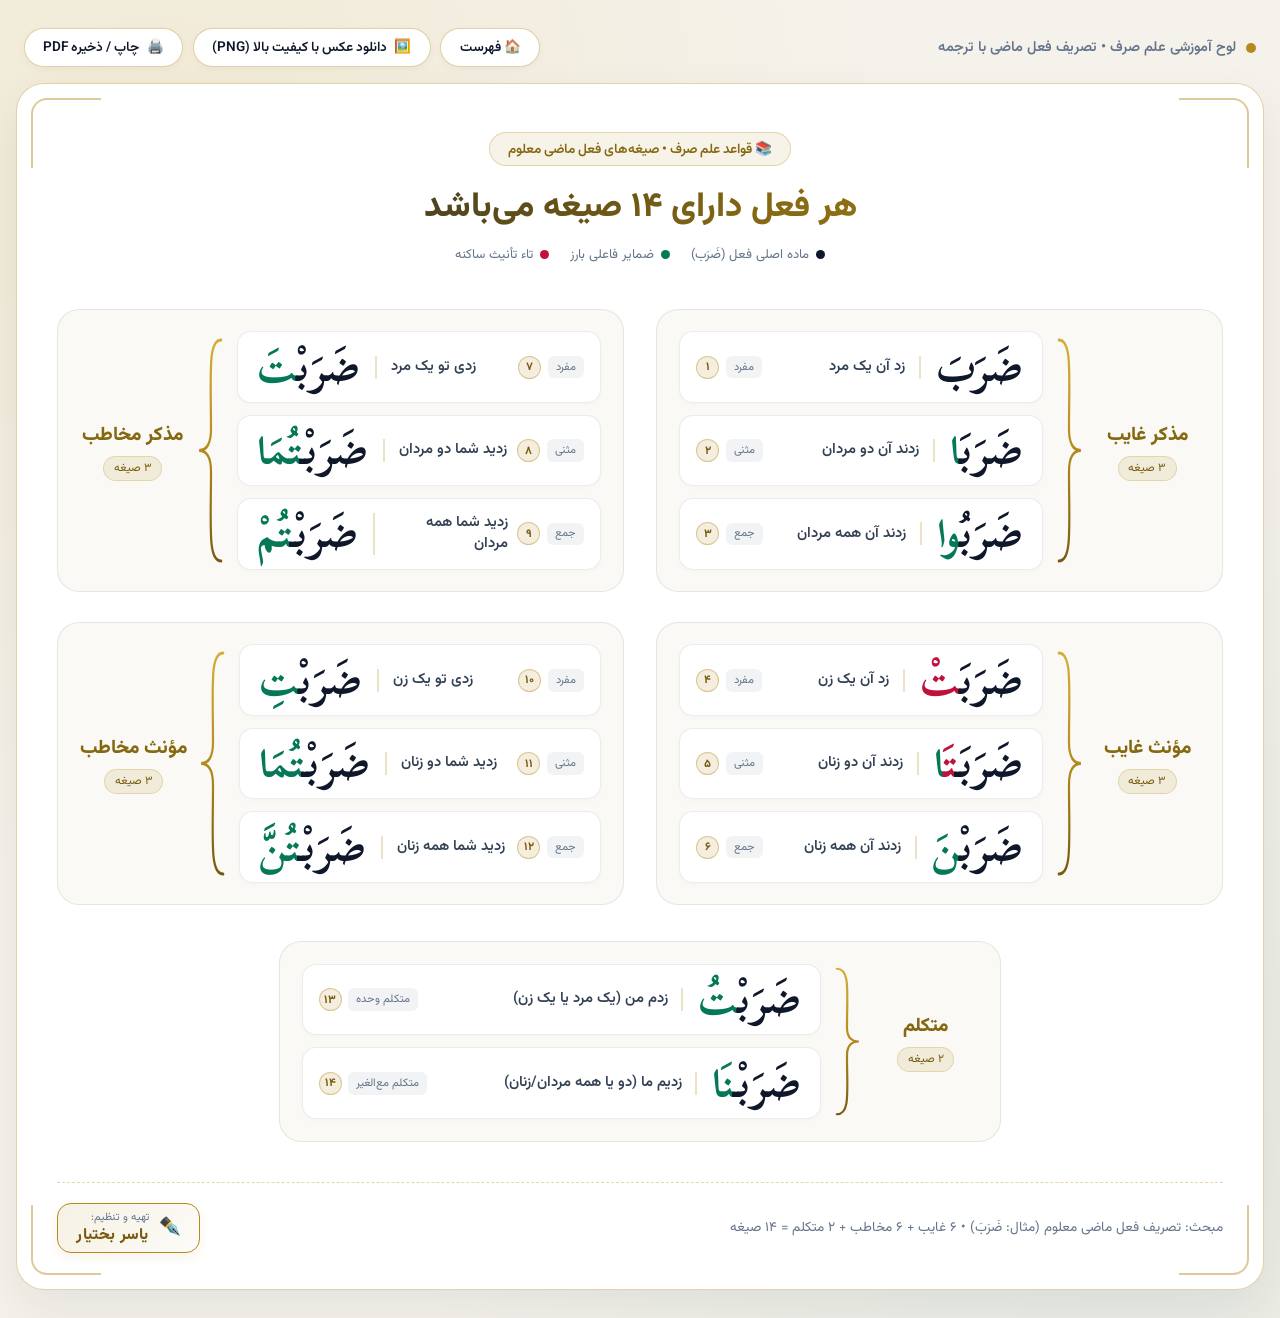
<file: posters/madi-14-sigha.html>
<!DOCTYPE html>
<html lang="fa" dir="rtl">
<head>
    <meta charset="UTF-8">
    <meta name="viewport" content="width=device-width, initial-scale=1.0, viewport-fit=cover">
<meta name="theme-color" content="#b48a1e">
<link rel="manifest" href="../manifest.webmanifest">
<link rel="icon" href="../assets/icon.svg" type="image/svg+xml">
    <title>صیغه‌های چهارده‌گانه فعل ماضی — یاسر بختیار</title>
<link rel="stylesheet" href="../assets/fonts.css">
    <style>
        :root {
            --bg-page: #f5f2eb;
            --bg-card: #ffffff;
            --gold-light: #856812;
            --gold-main: #b48a1e;
            --gold-dark: #785a0e;
            --emerald-accent: #047857;
            --rose-accent: #be123c;
            --text-main: #0f172a;
            --text-meaning: #334155;
            --text-dim: #64748b;
            --border-glow: rgba(180, 138, 30, 0.38);
        }
        * { box-sizing: border-box; margin: 0; padding: 0; }
        body {
            font-family: 'Vazirmatn', sans-serif;
            background-color: var(--bg-page);
            background-image:
                radial-gradient(circle at 12% 12%, rgba(212, 175, 55, 0.12) 0%, transparent 45%),
                radial-gradient(circle at 88% 88%, rgba(4, 120, 87, 0.06) 0%, transparent 45%);
            color: var(--text-main);
            min-height: 100vh;
            display: flex;
            flex-direction: column;
            align-items: center;
            justify-content: center;
            padding: 1.75rem 1rem;
        }
        .toolbar {
            max-width: 1280px;
            width: 100%;
            display: flex;
            justify-content: space-between;
            align-items: center;
            margin-bottom: 1rem;
            padding: 0 0.5rem;
            gap: 0.6rem;
            flex-wrap: wrap;
        }
        .toolbar-brand {
            display: flex; align-items: center; gap: 0.6rem;
            font-size: 0.9rem; color: var(--text-dim); font-weight: 600;
        }
        .toolbar-brand span.dot {
            width: 10px; height: 10px; border-radius: 50%; background: var(--gold-main);
        }
        .toolbar-actions { display: flex; gap: 0.6rem; flex-wrap: wrap; }
        .btn {
            background: var(--bg-card);
            border: 1px solid var(--border-glow);
            color: var(--text-main);
            font-family: 'Vazirmatn', sans-serif;
            font-size: 0.85rem;
            font-weight: 600;
            padding: 0.5rem 1.15rem;
            border-radius: 999px;
            cursor: pointer;
            display: inline-flex;
            align-items: center;
            gap: 0.45rem;
            transition: all 0.2s ease;
            box-shadow: 0 2px 8px rgba(0, 0, 0, 0.04);
            text-decoration: none;
        }
        .btn:hover {
            border-color: var(--gold-main);
            transform: translateY(-2px);
            box-shadow: 0 6px 18px rgba(180, 138, 30, 0.18);
        }
        .poster-board {
            max-width: 1280px; width: 100%;
            background: var(--bg-card);
            border: 1.5px solid var(--border-glow);
            border-radius: 28px;
            padding: 3rem 2.5rem 2.25rem;
            position: relative;
            overflow: hidden;
            box-shadow: 0 20px 50px rgba(15, 23, 42, 0.07);
        }
        .corner-ornament { position: absolute; width: 70px; height: 70px; pointer-events: none; opacity: 0.45; }
        .corner-tl { top: 14px; left: 14px; border-top: 2px solid var(--gold-main); border-left: 2px solid var(--gold-main); border-top-left-radius: 16px; }
        .corner-tr { top: 14px; right: 14px; border-top: 2px solid var(--gold-main); border-right: 2px solid var(--gold-main); border-top-right-radius: 16px; }
        .corner-bl { bottom: 14px; left: 14px; border-bottom: 2px solid var(--gold-main); border-left: 2px solid var(--gold-main); border-bottom-left-radius: 16px; }
        .corner-br { bottom: 14px; right: 14px; border-bottom: 2px solid var(--gold-main); border-right: 2px solid var(--gold-main); border-bottom-right-radius: 16px; }
        .poster-header { text-align: center; margin-bottom: 2.75rem; }
        .badge-top {
            display: inline-flex; align-items: center; gap: 0.5rem;
            padding: 0.35rem 1.15rem; border-radius: 999px;
            background: rgba(180, 138, 30, 0.1);
            border: 1px solid rgba(180, 138, 30, 0.3);
            color: var(--gold-light); font-size: 0.85rem; font-weight: 600;
            margin-bottom: 0.9rem;
        }
        .poster-title {
            font-size: 2.15rem; font-weight: 800;
            background: linear-gradient(135deg, #0f172a 0%, #856812 60%, #b48a1e 100%);
            -webkit-background-clip: text; -webkit-text-fill-color: transparent;
            margin-bottom: 0.7rem;
        }
        .poster-subtitle {
            color: var(--text-dim); font-size: 0.9rem;
            display: flex; justify-content: center; align-items: center;
            gap: 1.35rem; flex-wrap: wrap;
        }
        .legend-item { display: inline-flex; align-items: center; gap: 0.4rem; font-size: 0.82rem; }
        .legend-dot { width: 9px; height: 9px; border-radius: 50%; }
        .sarf-main-grid {
            display: grid; grid-template-columns: 1fr 1fr;
            gap: 2rem; margin-bottom: 2.25rem;
        }
        .sarf-column { display: flex; flex-direction: column; gap: 1.85rem; }
        .category-card {
            background: #faf9f5;
            border: 1px solid rgba(15, 23, 42, 0.09);
            border-radius: 22px;
            padding: 1.35rem 1.4rem;
            display: flex; align-items: center; justify-content: space-between;
            transition: all 0.25s ease;
        }
        .category-card:hover {
            border-color: var(--border-glow);
            box-shadow: 0 10px 25px rgba(15, 23, 42, 0.06);
        }
        .col-ghaib .category-card { flex-direction: row; }
        .col-mukhatab .category-card { flex-direction: row-reverse; }
        .category-title-box {
            min-width: 105px; text-align: center;
            display: flex; flex-direction: column;
            align-items: center; gap: 0.35rem;
        }
        .category-title-ar { font-size: 1.2rem; font-weight: 800; color: var(--gold-light); }
        .category-badge {
            font-size: 0.72rem; padding: 0.15rem 0.6rem;
            border-radius: 99px;
            background: rgba(180, 138, 30, 0.12);
            color: var(--gold-dark);
            border: 1px solid rgba(180, 138, 30, 0.25);
        }
        .curly-brace-svg { width: 34px; height: 235px; flex-shrink: 0; margin: 0 0.55rem; }
        .curly-brace-svg path { fill: none; stroke: url(#goldGrad); stroke-width: 2.6; stroke-linecap: round; }
        .verbs-list { flex: 1; display: flex; flex-direction: column; gap: 0.75rem; }
        .verb-row {
            display: flex; align-items: center; justify-content: space-between;
            background: #ffffff;
            border: 1px solid rgba(15, 23, 42, 0.08);
            padding: 0.45rem 1rem;
            border-radius: 14px;
            gap: 0.75rem;
            box-shadow: 0 2px 5px rgba(0, 0, 0, 0.02);
            transition: all 0.2s ease;
        }
        .verb-row:hover { border-color: var(--gold-main); background: rgba(180, 138, 30, 0.04); }
        .col-mukhatab .verb-row { flex-direction: row-reverse; }
        .verb-word {
            font-family: 'Scheherazade New', serif;
            font-size: 2.55rem; font-weight: 700;
            line-height: 1.35; color: var(--text-main);
            padding: 0 0.2rem; white-space: nowrap;
            text-rendering: optimizeLegibility;
            font-feature-settings: "kern" 1, "liga" 1, "mkmk" 1, "mark" 1;
        }
        .suffix-pronoun { color: var(--emerald-accent); }
        .suffix-feminine { color: var(--rose-accent); }
        .verb-info {
            display: flex; align-items: center; justify-content: space-between;
            flex: 1; gap: 0.6rem;
            border-right: 2px solid rgba(180, 138, 30, 0.25);
            padding-right: 0.85rem;
        }
        .col-mukhatab .verb-info {
            flex-direction: row-reverse;
            border-right: none;
            border-left: 2px solid rgba(180, 138, 30, 0.25);
            padding-right: 0; padding-left: 0.85rem;
        }
        .meaning-text { font-size: 0.92rem; font-weight: 600; color: var(--text-meaning); line-height: 1.4; }
        .verb-badges { display: flex; align-items: center; gap: 0.4rem; flex-shrink: 0; }
        .meta-tag {
            font-size: 0.7rem; color: var(--text-dim);
            background: rgba(15, 23, 42, 0.05);
            padding: 0.18rem 0.5rem; border-radius: 6px;
        }
        .sigha-num {
            width: 23px; height: 23px; border-radius: 50%;
            background: rgba(180, 138, 30, 0.14);
            border: 1px solid rgba(180, 138, 30, 0.4);
            color: var(--gold-dark);
            font-size: 0.72rem; font-weight: 700;
            display: inline-flex; align-items: center; justify-content: center;
        }
        .mutakallim-wrapper { display: flex; justify-content: center; }
        .mutakallim-card { width: 62%; min-width: 480px; }
        .mutakallim-card .curly-brace-svg { height: 155px; }
        .poster-footer {
            margin-top: 2.5rem; padding-top: 1.25rem;
            border-top: 1px dashed rgba(180, 138, 30, 0.35);
            display: flex; justify-content: space-between; align-items: center;
            font-size: 0.85rem; color: var(--text-dim);
            flex-wrap: wrap; gap: 1rem;
        }
        .author-badge {
            display: inline-flex; align-items: center; gap: 0.65rem;
            background: linear-gradient(135deg, rgba(180, 138, 30, 0.12), rgba(180, 138, 30, 0.03));
            border: 1px solid var(--gold-main);
            padding: 0.45rem 1.15rem; border-radius: 14px;
            box-shadow: 0 4px 12px rgba(180, 138, 30, 0.1);
        }
        .author-badge .pen-icon { color: var(--gold-main); font-size: 1.1rem; }
        .author-badge .author-details { display: flex; flex-direction: column; line-height: 1.3; }
        .author-badge .author-role { font-size: 0.68rem; color: var(--text-dim); font-weight: 400; }
        .author-badge .author-name { font-size: 0.98rem; font-weight: 800; color: var(--gold-dark); letter-spacing: 0.2px; }
        @media (max-width: 1040px) {
            .sarf-main-grid { grid-template-columns: 1fr; }
            .col-mukhatab .category-card,
            .col-mukhatab .verb-row,
            .col-mukhatab .verb-info { flex-direction: row; }
            .col-mukhatab .verb-info {
                border-left: none;
                border-right: 2px solid rgba(180, 138, 30, 0.25);
                padding-left: 0; padding-right: 0.85rem;
            }
            .col-mukhatab .curly-brace-svg { transform: scaleX(1) !important; }
            .mutakallim-card { width: 100%; min-width: unset; }
            .poster-board { padding: 2rem 1.15rem; }
            .poster-footer { flex-direction: column; text-align: center; }
        }
        @media print {
            body { background: #fff !important; padding: 0; }
            .toolbar { display: none !important; }
            .poster-board { box-shadow: none !important; border: 2px solid #b48a1e !important; }
        }
    </style>
<link rel="stylesheet" href="../assets/poster.css">
</head>
<body data-png="Sarf-madi-14-sigha-Yaser-Bakhtiar.png">

    <svg width="0" height="0" style="position:absolute">
        <defs>
            <linearGradient id="goldGrad" x1="0%" y1="0%" x2="0%" y2="100%">
                <stop offset="0%" stop-color="#d4af37" />
                <stop offset="50%" stop-color="#b48a1e" />
                <stop offset="100%" stop-color="#785a0e" />
            </linearGradient>
        </defs>
    </svg>

    <div class="toolbar">
        <div class="toolbar-brand">
            <span class="dot"></span>
            <span>لوح آموزشی علم صرف • تصریف فعل ماضی با ترجمه</span>
        </div>
        <div class="toolbar-actions">
            <a class="btn" href="../index.html" title="بازگشت به فهرست">🏠 فهرست</a>
            <button class="btn" id="imgBtn" onclick="downloadHighResImage()">
                <span>🖼️</span>
                <span>دانلود عکس با کیفیت بالا (PNG)</span>
            </button>
            <button class="btn" onclick="window.print()">
                <span>🖨️</span>
                <span>چاپ / ذخیره PDF</span>
            </button>
        </div>
    </div>

    <div class="poster-board">
        <div class="corner-ornament corner-tl"></div>
        <div class="corner-ornament corner-tr"></div>
        <div class="corner-ornament corner-bl"></div>
        <div class="corner-ornament corner-br"></div>

        <header class="poster-header">
            <div class="badge-top">📚 قواعد علم صرف • صیغه‌های فعل ماضی معلوم</div>
            <h1 class="poster-title">هر فعل دارای ۱۴ صیغه می‌باشد</h1>
            <div class="poster-subtitle">
                <span class="legend-item"><span class="legend-dot" style="background: var(--text-main);"></span>ماده اصلی فعل (ضَرَب)</span>
                <span class="legend-item"><span class="legend-dot" style="background: var(--emerald-accent);"></span>ضمایر فاعلی بارز</span>
                <span class="legend-item"><span class="legend-dot" style="background: var(--rose-accent);"></span>تاء تأنیث ساکنه</span>
            </div>
        </header>

        <div class="sarf-main-grid">
            <div class="sarf-column col-ghaib">
                <div class="category-card">
                    <div class="category-title-box">
                        <span class="category-title-ar">مذکر غایب</span>
                        <span class="category-badge">۳ صیغه</span>
                    </div>
                    <svg class="curly-brace-svg" viewBox="0 0 40 200" preserveAspectRatio="none">
                        <path d="M 8 6 C 24 6, 20 35, 20 82 C 20 95, 26 100, 34 100 C 26 100, 20 105, 20 118 C 20 165, 24 194, 8 194" />
                    </svg>
                    <div class="verbs-list">
                        <div class="verb-row">
                            <div class="verb-word" dir="rtl">ضَرَبَ</div>
                            <div class="verb-info">
                                <span class="meaning-text">زد آن یک مرد</span>
                                <div class="verb-badges">
                                    <span class="meta-tag">مفرد</span>
                                    <span class="sigha-num">۱</span>
                                </div>
                            </div>
                        </div>
                        <div class="verb-row">
                            <div class="verb-word" dir="rtl">ضَرَبَ<span class="suffix-pronoun">ا</span></div>
                            <div class="verb-info">
                                <span class="meaning-text">زدند آن دو مردان</span>
                                <div class="verb-badges">
                                    <span class="meta-tag">مثنی</span>
                                    <span class="sigha-num">۲</span>
                                </div>
                            </div>
                        </div>
                        <div class="verb-row">
                            <div class="verb-word" dir="rtl">ضَرَبُ<span class="suffix-pronoun">وا</span></div>
                            <div class="verb-info">
                                <span class="meaning-text">زدند آن همه مردان</span>
                                <div class="verb-badges">
                                    <span class="meta-tag">جمع</span>
                                    <span class="sigha-num">۳</span>
                                </div>
                            </div>
                        </div>
                    </div>
                </div>

                <div class="category-card">
                    <div class="category-title-box">
                        <span class="category-title-ar">مؤنث غایب</span>
                        <span class="category-badge">۳ صیغه</span>
                    </div>
                    <svg class="curly-brace-svg" viewBox="0 0 40 200" preserveAspectRatio="none">
                        <path d="M 8 6 C 24 6, 20 35, 20 82 C 20 95, 26 100, 34 100 C 26 100, 20 105, 20 118 C 20 165, 24 194, 8 194" />
                    </svg>
                    <div class="verbs-list">
                        <div class="verb-row">
                            <div class="verb-word" dir="rtl">ضَرَبَ<span class="suffix-feminine">تْ</span></div>
                            <div class="verb-info">
                                <span class="meaning-text">زد آن یک زن</span>
                                <div class="verb-badges">
                                    <span class="meta-tag">مفرد</span>
                                    <span class="sigha-num">۴</span>
                                </div>
                            </div>
                        </div>
                        <div class="verb-row">
                            <div class="verb-word" dir="rtl">ضَرَبَ<span class="suffix-feminine">تَ</span><span class="suffix-pronoun">ا</span></div>
                            <div class="verb-info">
                                <span class="meaning-text">زدند آن دو زنان</span>
                                <div class="verb-badges">
                                    <span class="meta-tag">مثنی</span>
                                    <span class="sigha-num">۵</span>
                                </div>
                            </div>
                        </div>
                        <div class="verb-row">
                            <div class="verb-word" dir="rtl">ضَرَبْ<span class="suffix-pronoun">نَ</span></div>
                            <div class="verb-info">
                                <span class="meaning-text">زدند آن همه زنان</span>
                                <div class="verb-badges">
                                    <span class="meta-tag">جمع</span>
                                    <span class="sigha-num">۶</span>
                                </div>
                            </div>
                        </div>
                    </div>
                </div>
            </div>

            <div class="sarf-column col-mukhatab">
                <div class="category-card">
                    <div class="category-title-box">
                        <span class="category-title-ar">مذکر مخاطب</span>
                        <span class="category-badge">۳ صیغه</span>
                    </div>
                    <svg class="curly-brace-svg" style="transform: scaleX(-1);" viewBox="0 0 40 200" preserveAspectRatio="none">
                        <path d="M 8 6 C 24 6, 20 35, 20 82 C 20 95, 26 100, 34 100 C 26 100, 20 105, 20 118 C 20 165, 24 194, 8 194" />
                    </svg>
                    <div class="verbs-list">
                        <div class="verb-row">
                            <div class="verb-word" dir="rtl">ضَرَبْ<span class="suffix-pronoun">تَ</span></div>
                            <div class="verb-info">
                                <span class="meaning-text">زدی تو یک مرد</span>
                                <div class="verb-badges">
                                    <span class="meta-tag">مفرد</span>
                                    <span class="sigha-num">۷</span>
                                </div>
                            </div>
                        </div>
                        <div class="verb-row">
                            <div class="verb-word" dir="rtl">ضَرَبْ<span class="suffix-pronoun">تُمَا</span></div>
                            <div class="verb-info">
                                <span class="meaning-text">زدید شما دو مردان</span>
                                <div class="verb-badges">
                                    <span class="meta-tag">مثنی</span>
                                    <span class="sigha-num">۸</span>
                                </div>
                            </div>
                        </div>
                        <div class="verb-row">
                            <div class="verb-word" dir="rtl">ضَرَبْ<span class="suffix-pronoun">تُمْ</span></div>
                            <div class="verb-info">
                                <span class="meaning-text">زدید شما همه مردان</span>
                                <div class="verb-badges">
                                    <span class="meta-tag">جمع</span>
                                    <span class="sigha-num">۹</span>
                                </div>
                            </div>
                        </div>
                    </div>
                </div>

                <div class="category-card">
                    <div class="category-title-box">
                        <span class="category-title-ar">مؤنث مخاطب</span>
                        <span class="category-badge">۳ صیغه</span>
                    </div>
                    <svg class="curly-brace-svg" style="transform: scaleX(-1);" viewBox="0 0 40 200" preserveAspectRatio="none">
                        <path d="M 8 6 C 24 6, 20 35, 20 82 C 20 95, 26 100, 34 100 C 26 100, 20 105, 20 118 C 20 165, 24 194, 8 194" />
                    </svg>
                    <div class="verbs-list">
                        <div class="verb-row">
                            <div class="verb-word" dir="rtl">ضَرَبْ<span class="suffix-pronoun">تِ</span></div>
                            <div class="verb-info">
                                <span class="meaning-text">زدی تو یک زن</span>
                                <div class="verb-badges">
                                    <span class="meta-tag">مفرد</span>
                                    <span class="sigha-num">۱۰</span>
                                </div>
                            </div>
                        </div>
                        <div class="verb-row">
                            <div class="verb-word" dir="rtl">ضَرَبْ<span class="suffix-pronoun">تُمَا</span></div>
                            <div class="verb-info">
                                <span class="meaning-text">زدید شما دو زنان</span>
                                <div class="verb-badges">
                                    <span class="meta-tag">مثنی</span>
                                    <span class="sigha-num">۱۱</span>
                                </div>
                            </div>
                        </div>
                        <div class="verb-row">
                            <div class="verb-word" dir="rtl">ضَرَبْ<span class="suffix-pronoun">تُنَّ</span></div>
                            <div class="verb-info">
                                <span class="meaning-text">زدید شما همه زنان</span>
                                <div class="verb-badges">
                                    <span class="meta-tag">جمع</span>
                                    <span class="sigha-num">۱۲</span>
                                </div>
                            </div>
                        </div>
                    </div>
                </div>
            </div>
        </div>

        <div class="mutakallim-wrapper">
            <div class="category-card mutakallim-card">
                <div class="category-title-box">
                    <span class="category-title-ar">متکلم</span>
                    <span class="category-badge">۲ صیغه</span>
                </div>
                <svg class="curly-brace-svg" viewBox="0 0 40 200" preserveAspectRatio="none">
                    <path d="M 8 6 C 24 6, 20 35, 20 82 C 20 95, 26 100, 34 100 C 26 100, 20 105, 20 118 C 20 165, 24 194, 8 194" />
                </svg>
                <div class="verbs-list">
                    <div class="verb-row">
                        <div class="verb-word" dir="rtl">ضَرَبْ<span class="suffix-pronoun">تُ</span></div>
                        <div class="verb-info">
                            <span class="meaning-text">زدم من (یک مرد یا یک زن)</span>
                            <div class="verb-badges">
                                <span class="meta-tag">متکلم وحده</span>
                                <span class="sigha-num">۱۳</span>
                            </div>
                        </div>
                    </div>
                    <div class="verb-row">
                        <div class="verb-word" dir="rtl">ضَرَبْ<span class="suffix-pronoun">نَا</span></div>
                        <div class="verb-info">
                            <span class="meaning-text">زدیم ما (دو یا همه مردان/زنان)</span>
                            <div class="verb-badges">
                                <span class="meta-tag">متکلم مع‌الغیر</span>
                                <span class="sigha-num">۱۴</span>
                            </div>
                        </div>
                    </div>
                </div>
            </div>
        </div>

        <footer class="poster-footer">
            <span>مبحث: تصریف فعل ماضی معلوم (مثال: ضَرَبَ) • ۶ غایب + ۶ مخاطب + ۲ متکلم = ۱۴ صیغه</span>
            <div class="author-badge">
                <span class="pen-icon">✒️</span>
                <div class="author-details">
                    <span class="author-role">تهیه و تنظیم:</span>
                    <span class="author-name">یاسر بختیار</span>
                </div>
            </div>
        </footer>
    </div>

<script src="../assets/html2canvas.min.js" defer></script>
<script src="../assets/poster-export.js" defer></script>
<script src="../assets/register-sw.js"></script>
</body>
</html>
</file>
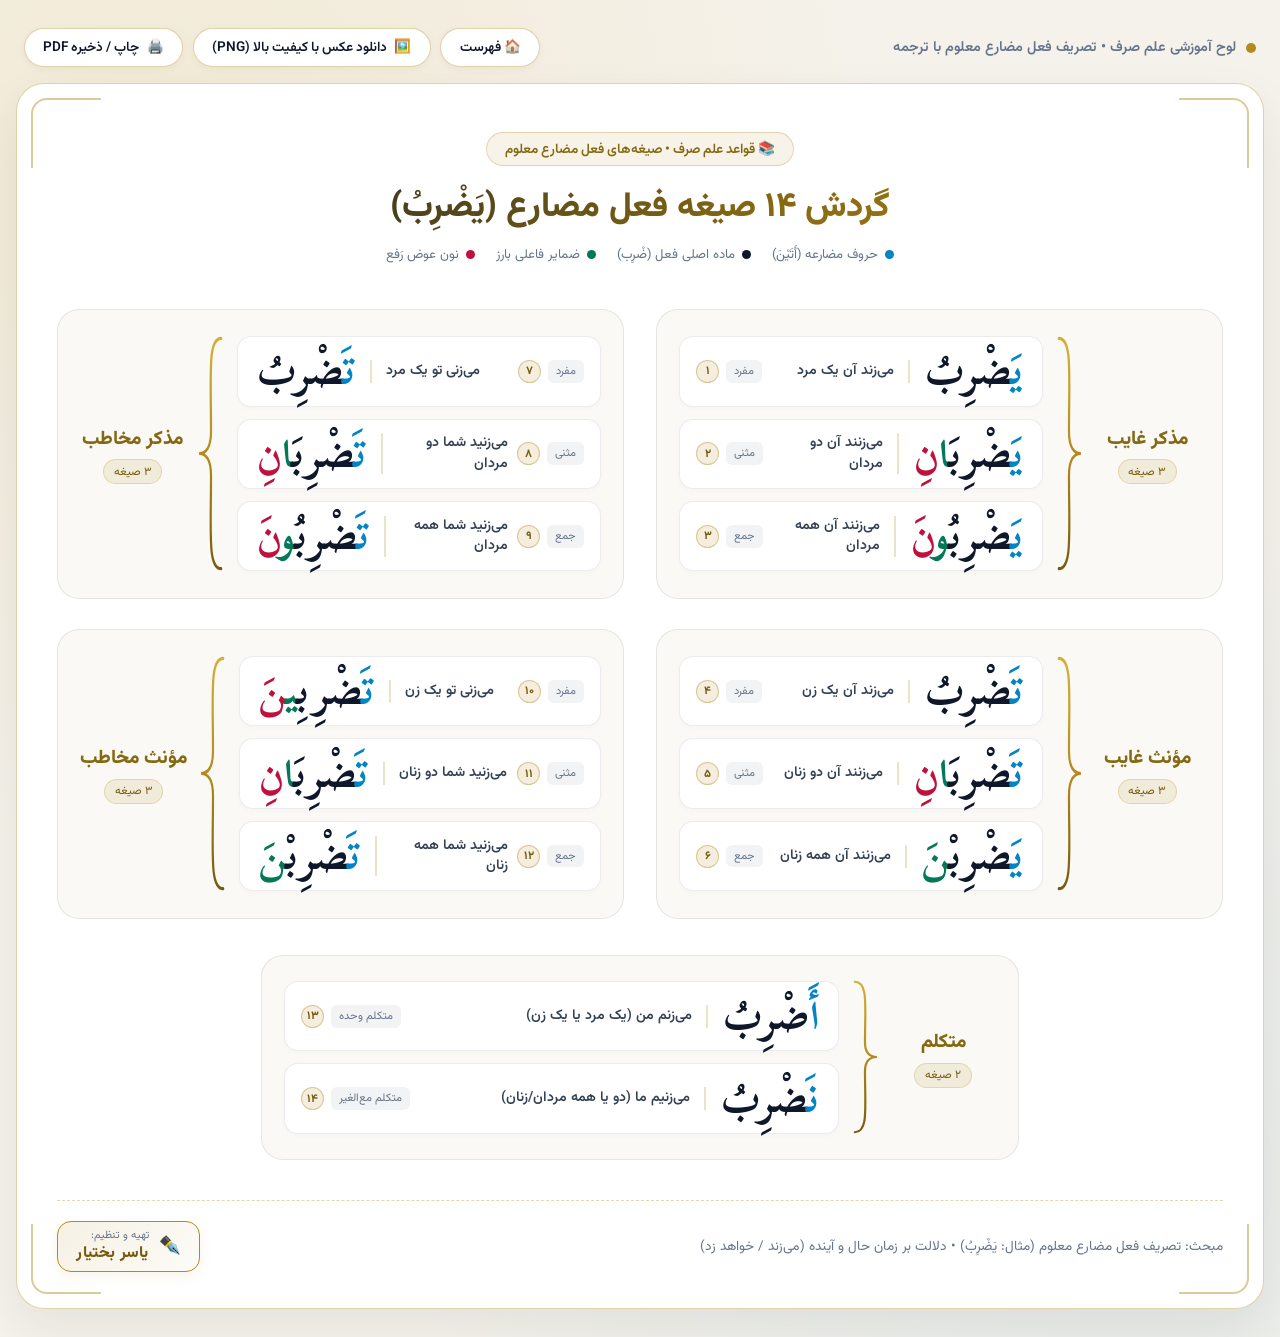
<file: posters/mudari-14-sigha.html>
<!DOCTYPE html>
<html lang="fa" dir="rtl">
<head>
    <meta charset="UTF-8">
    <meta name="viewport" content="width=device-width, initial-scale=1.0, viewport-fit=cover">
<meta name="theme-color" content="#b48a1e">
<link rel="manifest" href="../manifest.webmanifest">
<link rel="icon" href="../assets/icon.svg" type="image/svg+xml">
    <title>صیغه‌های چهارده‌گانه فعل مضارع — یاسر بختیار</title>
<link rel="stylesheet" href="../assets/fonts.css">
    <style>
        :root {
            --bg-page: #f5f2eb;
            --bg-card: #ffffff;
            --gold-light: #856812;
            --gold-main: #b48a1e;
            --gold-dark: #785a0e;
            --blue-prefix: #0284c7;
            --emerald-accent: #047857;
            --rose-accent: #be123c;
            --text-main: #0f172a;
            --text-meaning: #334155;
            --text-dim: #64748b;
            --border-glow: rgba(180, 138, 30, 0.38);
        }
        * { box-sizing: border-box; margin: 0; padding: 0; }
        body {
            font-family: 'Vazirmatn', sans-serif;
            background-color: var(--bg-page);
            background-image:
                radial-gradient(circle at 12% 12%, rgba(212, 175, 55, 0.12) 0%, transparent 45%),
                radial-gradient(circle at 88% 88%, rgba(2, 132, 199, 0.06) 0%, transparent 45%);
            color: var(--text-main);
            min-height: 100vh;
            display: flex; flex-direction: column; align-items: center; justify-content: center;
            padding: 1.75rem 1rem;
        }
        .toolbar {
            max-width: 1280px; width: 100%;
            display: flex; justify-content: space-between; align-items: center;
            margin-bottom: 1rem; padding: 0 0.5rem;
            gap: 0.6rem; flex-wrap: wrap;
        }
        .toolbar-brand {
            display: flex; align-items: center; gap: 0.6rem;
            font-size: 0.9rem; color: var(--text-dim); font-weight: 600;
        }
        .toolbar-brand span.dot { width: 10px; height: 10px; border-radius: 50%; background: var(--gold-main); }
        .toolbar-actions { display: flex; gap: 0.6rem; flex-wrap: wrap; }
        .btn {
            background: var(--bg-card);
            border: 1px solid var(--border-glow);
            color: var(--text-main);
            font-family: 'Vazirmatn', sans-serif;
            font-size: 0.85rem; font-weight: 600;
            padding: 0.5rem 1.15rem; border-radius: 999px;
            cursor: pointer;
            display: inline-flex; align-items: center; gap: 0.45rem;
            transition: all 0.2s ease;
            box-shadow: 0 2px 8px rgba(0, 0, 0, 0.04);
            text-decoration: none;
        }
        .btn:hover {
            border-color: var(--gold-main);
            transform: translateY(-2px);
            box-shadow: 0 6px 18px rgba(180, 138, 30, 0.18);
        }
        .poster-board {
            max-width: 1280px; width: 100%;
            background: var(--bg-card);
            border: 1.5px solid var(--border-glow);
            border-radius: 28px;
            padding: 3rem 2.5rem 2.25rem;
            position: relative; overflow: hidden;
            box-shadow: 0 20px 50px rgba(15, 23, 42, 0.07);
        }
        .corner-ornament { position: absolute; width: 70px; height: 70px; pointer-events: none; opacity: 0.45; }
        .corner-tl { top: 14px; left: 14px; border-top: 2px solid var(--gold-main); border-left: 2px solid var(--gold-main); border-top-left-radius: 16px; }
        .corner-tr { top: 14px; right: 14px; border-top: 2px solid var(--gold-main); border-right: 2px solid var(--gold-main); border-top-right-radius: 16px; }
        .corner-bl { bottom: 14px; left: 14px; border-bottom: 2px solid var(--gold-main); border-left: 2px solid var(--gold-main); border-bottom-left-radius: 16px; }
        .corner-br { bottom: 14px; right: 14px; border-bottom: 2px solid var(--gold-main); border-right: 2px solid var(--gold-main); border-bottom-right-radius: 16px; }
        .poster-header { text-align: center; margin-bottom: 2.75rem; }
        .badge-top {
            display: inline-flex; align-items: center; gap: 0.5rem;
            padding: 0.35rem 1.15rem; border-radius: 999px;
            background: rgba(180, 138, 30, 0.1);
            border: 1px solid rgba(180, 138, 30, 0.3);
            color: var(--gold-light); font-size: 0.85rem; font-weight: 600;
            margin-bottom: 0.9rem;
        }
        .poster-title {
            font-size: 2.15rem; font-weight: 800;
            background: linear-gradient(135deg, #0f172a 0%, #856812 60%, #b48a1e 100%);
            -webkit-background-clip: text; -webkit-text-fill-color: transparent;
            margin-bottom: 0.7rem;
        }
        .poster-subtitle {
            color: var(--text-dim); font-size: 0.9rem;
            display: flex; justify-content: center; align-items: center;
            gap: 1.35rem; flex-wrap: wrap;
        }
        .legend-item { display: inline-flex; align-items: center; gap: 0.4rem; font-size: 0.82rem; }
        .legend-dot { width: 9px; height: 9px; border-radius: 50%; }
        .sarf-main-grid { display: grid; grid-template-columns: 1fr 1fr; gap: 2rem; margin-bottom: 2.25rem; }
        .sarf-column { display: flex; flex-direction: column; gap: 1.85rem; }
        .category-card {
            background: #faf9f5;
            border: 1px solid rgba(15, 23, 42, 0.09);
            border-radius: 22px; padding: 1.35rem 1.4rem;
            display: flex; align-items: center; justify-content: space-between;
            transition: all 0.25s ease;
        }
        .category-card:hover { border-color: var(--border-glow); box-shadow: 0 10px 25px rgba(15, 23, 42, 0.06); }
        .col-ghaib .category-card { flex-direction: row; }
        .col-mukhatab .category-card { flex-direction: row-reverse; }
        .category-title-box {
            min-width: 105px; text-align: center;
            display: flex; flex-direction: column;
            align-items: center; gap: 0.35rem;
        }
        .category-title-ar { font-size: 1.2rem; font-weight: 800; color: var(--gold-light); }
        .category-badge {
            font-size: 0.72rem; padding: 0.15rem 0.6rem; border-radius: 99px;
            background: rgba(180, 138, 30, 0.12); color: var(--gold-dark);
            border: 1px solid rgba(180, 138, 30, 0.25);
        }
        .curly-brace-svg { width: 34px; height: 245px; flex-shrink: 0; margin: 0 0.55rem; }
        .curly-brace-svg path { fill: none; stroke: url(#goldGrad); stroke-width: 2.6; stroke-linecap: round; }
        .verbs-list { flex: 1; display: flex; flex-direction: column; gap: 0.75rem; }
        .verb-row {
            display: flex; align-items: center; justify-content: space-between;
            background: #ffffff; border: 1px solid rgba(15, 23, 42, 0.08);
            padding: 0.45rem 1rem; border-radius: 14px; gap: 0.75rem;
            box-shadow: 0 2px 5px rgba(0, 0, 0, 0.02);
            transition: all 0.2s ease;
        }
        .verb-row:hover { border-color: var(--gold-main); background: rgba(180, 138, 30, 0.04); }
        .col-mukhatab .verb-row { flex-direction: row-reverse; }
        .verb-word {
            font-family: 'Scheherazade New', serif;
            font-size: 2.5rem; font-weight: 700;
            line-height: 1.35; color: var(--text-main);
            padding: 0 0.2rem; white-space: nowrap;
            text-rendering: optimizeLegibility;
            font-feature-settings: "kern" 1, "liga" 1, "mkmk" 1, "mark" 1;
        }
        .prefix-mudari { color: var(--blue-prefix); }
        .suffix-pronoun { color: var(--emerald-accent); }
        .suffix-irab { color: var(--rose-accent); }
        .verb-info {
            display: flex; align-items: center; justify-content: space-between;
            flex: 1; gap: 0.6rem;
            border-right: 2px solid rgba(180, 138, 30, 0.25);
            padding-right: 0.85rem;
        }
        .col-mukhatab .verb-info {
            flex-direction: row-reverse;
            border-right: none;
            border-left: 2px solid rgba(180, 138, 30, 0.25);
            padding-right: 0; padding-left: 0.85rem;
        }
        .meaning-text { font-size: 0.88rem; font-weight: 600; color: var(--text-meaning); line-height: 1.45; }
        .verb-badges { display: flex; align-items: center; gap: 0.4rem; flex-shrink: 0; }
        .meta-tag {
            font-size: 0.7rem; color: var(--text-dim);
            background: rgba(15, 23, 42, 0.05);
            padding: 0.18rem 0.5rem; border-radius: 6px;
        }
        .sigha-num {
            width: 23px; height: 23px; border-radius: 50%;
            background: rgba(180, 138, 30, 0.14);
            border: 1px solid rgba(180, 138, 30, 0.4);
            color: var(--gold-dark);
            font-size: 0.72rem; font-weight: 700;
            display: inline-flex; align-items: center; justify-content: center;
        }
        .mutakallim-wrapper { display: flex; justify-content: center; }
        .mutakallim-card { width: 65%; min-width: 500px; }
        .mutakallim-card .curly-brace-svg { height: 160px; }
        .poster-footer {
            margin-top: 2.5rem; padding-top: 1.25rem;
            border-top: 1px dashed rgba(180, 138, 30, 0.35);
            display: flex; justify-content: space-between; align-items: center;
            font-size: 0.85rem; color: var(--text-dim);
            flex-wrap: wrap; gap: 1rem;
        }
        .author-badge {
            display: inline-flex; align-items: center; gap: 0.65rem;
            background: linear-gradient(135deg, rgba(180, 138, 30, 0.12), rgba(180, 138, 30, 0.03));
            border: 1px solid var(--gold-main);
            padding: 0.45rem 1.15rem; border-radius: 14px;
            box-shadow: 0 4px 12px rgba(180, 138, 30, 0.1);
        }
        .author-badge .pen-icon { color: var(--gold-main); font-size: 1.1rem; }
        .author-badge .author-details { display: flex; flex-direction: column; line-height: 1.3; }
        .author-badge .author-role { font-size: 0.68rem; color: var(--text-dim); font-weight: 400; }
        .author-badge .author-name { font-size: 0.98rem; font-weight: 800; color: var(--gold-dark); letter-spacing: 0.2px; }
        @media (max-width: 1080px) {
            .sarf-main-grid { grid-template-columns: 1fr; }
            .col-mukhatab .category-card,
            .col-mukhatab .verb-row,
            .col-mukhatab .verb-info { flex-direction: row; }
            .col-mukhatab .verb-info {
                border-left: none;
                border-right: 2px solid rgba(180, 138, 30, 0.25);
                padding-left: 0; padding-right: 0.85rem;
            }
            .col-mukhatab .curly-brace-svg { transform: scaleX(1) !important; }
            .mutakallim-card { width: 100%; min-width: unset; }
            .poster-board { padding: 2rem 1.15rem; }
            .poster-footer { flex-direction: column; text-align: center; }
        }
        @media print {
            body { background: #fff !important; padding: 0; }
            .toolbar { display: none !important; }
            .poster-board { box-shadow: none !important; border: 2px solid #b48a1e !important; }
        }
    </style>
<link rel="stylesheet" href="../assets/poster.css">
</head>
<body data-png="Sarf-Mudari-14-Sigha-Yaser-Bakhtiar.png">

    <svg width="0" height="0" style="position:absolute">
        <defs>
            <linearGradient id="goldGrad" x1="0%" y1="0%" x2="0%" y2="100%">
                <stop offset="0%" stop-color="#d4af37" />
                <stop offset="50%" stop-color="#b48a1e" />
                <stop offset="100%" stop-color="#785a0e" />
            </linearGradient>
        </defs>
    </svg>

    <div class="toolbar">
        <div class="toolbar-brand">
            <span class="dot"></span>
            <span>لوح آموزشی علم صرف • تصریف فعل مضارع معلوم با ترجمه</span>
        </div>
        <div class="toolbar-actions">
            <a class="btn" href="../index.html" title="بازگشت به فهرست">🏠 فهرست</a>
            <button class="btn" id="imgBtn" onclick="downloadHighResImage()">
                <span>🖼️</span>
                <span>دانلود عکس با کیفیت بالا (PNG)</span>
            </button>
            <button class="btn" onclick="window.print()">
                <span>🖨️</span>
                <span>چاپ / ذخیره PDF</span>
            </button>
        </div>
    </div>

    <div class="poster-board">
        <div class="corner-ornament corner-tl"></div>
        <div class="corner-ornament corner-tr"></div>
        <div class="corner-ornament corner-bl"></div>
        <div class="corner-ornament corner-br"></div>

        <header class="poster-header">
            <div class="badge-top">📚 قواعد علم صرف • صیغه‌های فعل مضارع معلوم</div>
            <h1 class="poster-title">گردش ۱۴ صیغه فعل مضارع (یَضْرِبُ)</h1>
            <div class="poster-subtitle">
                <span class="legend-item"><span class="legend-dot" style="background: var(--blue-prefix);"></span>حروف مضارعه (أَتَيْنَ)</span>
                <span class="legend-item"><span class="legend-dot" style="background: var(--text-main);"></span>ماده اصلی فعل (ضْرِب)</span>
                <span class="legend-item"><span class="legend-dot" style="background: var(--emerald-accent);"></span>ضمایر فاعلی بارز</span>
                <span class="legend-item"><span class="legend-dot" style="background: var(--rose-accent);"></span>نون عوض رَفع</span>
            </div>
        </header>

        <div class="sarf-main-grid">
            <div class="sarf-column col-ghaib">
                <div class="category-card">
                    <div class="category-title-box">
                        <span class="category-title-ar">مذکر غایب</span>
                        <span class="category-badge">۳ صیغه</span>
                    </div>
                    <svg class="curly-brace-svg" viewBox="0 0 40 200" preserveAspectRatio="none">
                        <path d="M 8 6 C 24 6, 20 35, 20 82 C 20 95, 26 100, 34 100 C 26 100, 20 105, 20 118 C 20 165, 24 194, 8 194" />
                    </svg>
                    <div class="verbs-list">
                        <div class="verb-row">
                            <div class="verb-word" dir="rtl"><span class="prefix-mudari">يَ</span>ضْرِبُ</div>
                            <div class="verb-info">
                                <span class="meaning-text">می‌زند آن یک مرد</span>
                                <div class="verb-badges"><span class="meta-tag">مفرد</span><span class="sigha-num">۱</span></div>
                            </div>
                        </div>
                        <div class="verb-row">
                            <div class="verb-word" dir="rtl"><span class="prefix-mudari">يَ</span>ضْرِبَ<span class="suffix-pronoun">ا</span><span class="suffix-irab">نِ</span></div>
                            <div class="verb-info">
                                <span class="meaning-text">می‌زنند آن دو مردان</span>
                                <div class="verb-badges"><span class="meta-tag">مثنی</span><span class="sigha-num">۲</span></div>
                            </div>
                        </div>
                        <div class="verb-row">
                            <div class="verb-word" dir="rtl"><span class="prefix-mudari">يَ</span>ضْرِبُ<span class="suffix-pronoun">و</span><span class="suffix-irab">نَ</span></div>
                            <div class="verb-info">
                                <span class="meaning-text">می‌زنند آن همه مردان</span>
                                <div class="verb-badges"><span class="meta-tag">جمع</span><span class="sigha-num">۳</span></div>
                            </div>
                        </div>
                    </div>
                </div>

                <div class="category-card">
                    <div class="category-title-box">
                        <span class="category-title-ar">مؤنث غایب</span>
                        <span class="category-badge">۳ صیغه</span>
                    </div>
                    <svg class="curly-brace-svg" viewBox="0 0 40 200" preserveAspectRatio="none">
                        <path d="M 8 6 C 24 6, 20 35, 20 82 C 20 95, 26 100, 34 100 C 26 100, 20 105, 20 118 C 20 165, 24 194, 8 194" />
                    </svg>
                    <div class="verbs-list">
                        <div class="verb-row">
                            <div class="verb-word" dir="rtl"><span class="prefix-mudari">تَ</span>ضْرِبُ</div>
                            <div class="verb-info">
                                <span class="meaning-text">می‌زند آن یک زن</span>
                                <div class="verb-badges"><span class="meta-tag">مفرد</span><span class="sigha-num">۴</span></div>
                            </div>
                        </div>
                        <div class="verb-row">
                            <div class="verb-word" dir="rtl"><span class="prefix-mudari">تَ</span>ضْرِبَ<span class="suffix-pronoun">ا</span><span class="suffix-irab">نِ</span></div>
                            <div class="verb-info">
                                <span class="meaning-text">می‌زنند آن دو زنان</span>
                                <div class="verb-badges"><span class="meta-tag">مثنی</span><span class="sigha-num">۵</span></div>
                            </div>
                        </div>
                        <div class="verb-row">
                            <div class="verb-word" dir="rtl"><span class="prefix-mudari">يَ</span>ضْرِبْ<span class="suffix-pronoun">نَ</span></div>
                            <div class="verb-info">
                                <span class="meaning-text">می‌زنند آن همه زنان</span>
                                <div class="verb-badges"><span class="meta-tag">جمع</span><span class="sigha-num">۶</span></div>
                            </div>
                        </div>
                    </div>
                </div>
            </div>

            <div class="sarf-column col-mukhatab">
                <div class="category-card">
                    <div class="category-title-box">
                        <span class="category-title-ar">مذکر مخاطب</span>
                        <span class="category-badge">۳ صیغه</span>
                    </div>
                    <svg class="curly-brace-svg" style="transform: scaleX(-1);" viewBox="0 0 40 200" preserveAspectRatio="none">
                        <path d="M 8 6 C 24 6, 20 35, 20 82 C 20 95, 26 100, 34 100 C 26 100, 20 105, 20 118 C 20 165, 24 194, 8 194" />
                    </svg>
                    <div class="verbs-list">
                        <div class="verb-row">
                            <div class="verb-word" dir="rtl"><span class="prefix-mudari">تَ</span>ضْرِبُ</div>
                            <div class="verb-info">
                                <span class="meaning-text">می‌زنی تو یک مرد</span>
                                <div class="verb-badges"><span class="meta-tag">مفرد</span><span class="sigha-num">۷</span></div>
                            </div>
                        </div>
                        <div class="verb-row">
                            <div class="verb-word" dir="rtl"><span class="prefix-mudari">تَ</span>ضْرِبَ<span class="suffix-pronoun">ا</span><span class="suffix-irab">نِ</span></div>
                            <div class="verb-info">
                                <span class="meaning-text">می‌زنید شما دو مردان</span>
                                <div class="verb-badges"><span class="meta-tag">مثنی</span><span class="sigha-num">۸</span></div>
                            </div>
                        </div>
                        <div class="verb-row">
                            <div class="verb-word" dir="rtl"><span class="prefix-mudari">تَ</span>ضْرِبُ<span class="suffix-pronoun">و</span><span class="suffix-irab">نَ</span></div>
                            <div class="verb-info">
                                <span class="meaning-text">می‌زنید شما همه مردان</span>
                                <div class="verb-badges"><span class="meta-tag">جمع</span><span class="sigha-num">۹</span></div>
                            </div>
                        </div>
                    </div>
                </div>

                <div class="category-card">
                    <div class="category-title-box">
                        <span class="category-title-ar">مؤنث مخاطب</span>
                        <span class="category-badge">۳ صیغه</span>
                    </div>
                    <svg class="curly-brace-svg" style="transform: scaleX(-1);" viewBox="0 0 40 200" preserveAspectRatio="none">
                        <path d="M 8 6 C 24 6, 20 35, 20 82 C 20 95, 26 100, 34 100 C 26 100, 20 105, 20 118 C 20 165, 24 194, 8 194" />
                    </svg>
                    <div class="verbs-list">
                        <div class="verb-row">
                            <div class="verb-word" dir="rtl"><span class="prefix-mudari">تَ</span>ضْرِبِ<span class="suffix-pronoun">ي</span><span class="suffix-irab">نَ</span></div>
                            <div class="verb-info">
                                <span class="meaning-text">می‌زنی تو یک زن</span>
                                <div class="verb-badges"><span class="meta-tag">مفرد</span><span class="sigha-num">۱۰</span></div>
                            </div>
                        </div>
                        <div class="verb-row">
                            <div class="verb-word" dir="rtl"><span class="prefix-mudari">تَ</span>ضْرِبَ<span class="suffix-pronoun">ا</span><span class="suffix-irab">نِ</span></div>
                            <div class="verb-info">
                                <span class="meaning-text">می‌زنید شما دو زنان</span>
                                <div class="verb-badges"><span class="meta-tag">مثنی</span><span class="sigha-num">۱۱</span></div>
                            </div>
                        </div>
                        <div class="verb-row">
                            <div class="verb-word" dir="rtl"><span class="prefix-mudari">تَ</span>ضْرِبْ<span class="suffix-pronoun">نَ</span></div>
                            <div class="verb-info">
                                <span class="meaning-text">می‌زنید شما همه زنان</span>
                                <div class="verb-badges"><span class="meta-tag">جمع</span><span class="sigha-num">۱۲</span></div>
                            </div>
                        </div>
                    </div>
                </div>
            </div>
        </div>

        <div class="mutakallim-wrapper">
            <div class="category-card mutakallim-card">
                <div class="category-title-box">
                    <span class="category-title-ar">متکلم</span>
                    <span class="category-badge">۲ صیغه</span>
                </div>
                <svg class="curly-brace-svg" viewBox="0 0 40 200" preserveAspectRatio="none">
                    <path d="M 8 6 C 24 6, 20 35, 20 82 C 20 95, 26 100, 34 100 C 26 100, 20 105, 20 118 C 20 165, 24 194, 8 194" />
                </svg>
                <div class="verbs-list">
                    <div class="verb-row">
                        <div class="verb-word" dir="rtl"><span class="prefix-mudari">أَ</span>ضْرِبُ</div>
                        <div class="verb-info">
                            <span class="meaning-text">می‌زنم من (یک مرد یا یک زن)</span>
                            <div class="verb-badges"><span class="meta-tag">متکلم وحده</span><span class="sigha-num">۱۳</span></div>
                        </div>
                    </div>
                    <div class="verb-row">
                        <div class="verb-word" dir="rtl"><span class="prefix-mudari">نَ</span>ضْرِبُ</div>
                        <div class="verb-info">
                            <span class="meaning-text">می‌زنیم ما (دو یا همه مردان/زنان)</span>
                            <div class="verb-badges"><span class="meta-tag">متکلم مع‌الغیر</span><span class="sigha-num">۱۴</span></div>
                        </div>
                    </div>
                </div>
            </div>
        </div>

        <footer class="poster-footer">
            <span>مبحث: تصریف فعل مضارع معلوم (مثال: یَضْرِبُ) • دلالت بر زمان حال و آینده (می‌زند / خواهد زد)</span>
            <div class="author-badge">
                <span class="pen-icon">✒️</span>
                <div class="author-details">
                    <span class="author-role">تهیه و تنظیم:</span>
                    <span class="author-name">یاسر بختیار</span>
                </div>
            </div>
        </footer>
    </div>
<script src="../assets/html2canvas.min.js" defer></script>
<script src="../assets/poster-export.js" defer></script>
<script src="../assets/register-sw.js"></script>
</body>
</html>
</file>
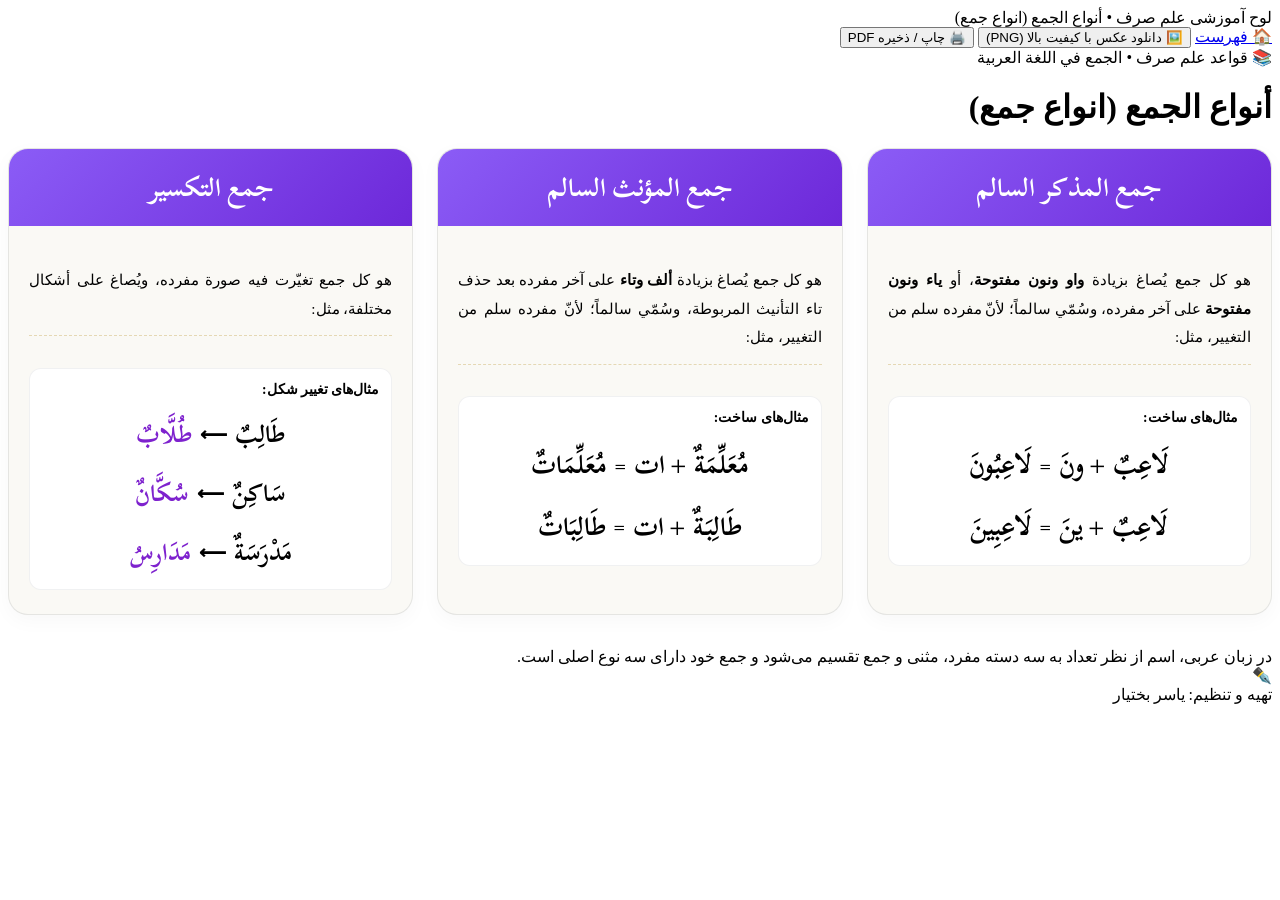
<file: posters/plural-types.html>
<!DOCTYPE html>
<html lang="fa" dir="rtl">
<head>
    <meta charset="UTF-8">
    <meta name="viewport" content="width=device-width, initial-scale=1.0">
    <title>أنواع الجمع (انواع جمع) — یاسر بختیار</title>
    <link rel="stylesheet" href="../assets/fonts.css">
    <link rel="stylesheet" href="../assets/poster.css">
    <style>
        /* استایل‌های اختصاصی این لوح */
        .plural-grid {
            display: grid;
            grid-template-columns: repeat(3, 1fr);
            gap: 1.5rem;
            margin-bottom: 2rem;
        }
        .plural-card {
            background: #faf9f5;
            border: 1px solid rgba(15, 23, 42, 0.09);
            border-radius: 20px;
            overflow: hidden;
            box-shadow: 0 6px 20px rgba(15, 23, 42, 0.03);
            display: flex;
            flex-direction: column;
        }
        .card-title {
            background: linear-gradient(135deg, #8b5cf6, #6d28d9);
            color: #ffffff;
            font-family: 'Scheherazade New', serif;
            font-size: 1.6rem;
            font-weight: 700;
            text-align: center;
            padding: 0.8rem 0.5rem;
        }
        .card-body {
            padding: 1.5rem 1.25rem;
            display: flex;
            flex-direction: column;
            gap: 1rem;
            flex: 1;
        }
        .card-definition {
            font-size: 0.95rem;
            color: var(--text-meaning);
            line-height: 1.9;
            text-align: justify;
            border-bottom: 1px dashed rgba(180, 138, 30, 0.3);
            padding-bottom: 0.75rem;
        }
        .examples-box {
            background: #ffffff;
            border: 1px solid rgba(15, 23, 42, 0.06);
            border-radius: 12px;
            padding: 0.75rem;
            display: flex;
            flex-direction: column;
            gap: 0.6rem;
        }
        .examples-title {
            font-size: 0.85rem;
            font-weight: 700;
            color: var(--gold-light);
            margin-bottom: 0.2rem;
        }
        .example-row {
            display: flex;
            align-items: center;
            justify-content: center;
            gap: 0.5rem;
            font-family: 'Scheherazade New', serif;
            font-size: 1.6rem;
            font-weight: 700;
            direction: rtl;
        }
        .highlight-gold { color: var(--gold-main); }
        .highlight-purple { color: #7e22ce; }
        .highlight-emerald { color: var(--emerald-accent); }
        .example-arrow { color: var(--text-dim); font-size: 1.2rem; }

        @media (max-width: 1024px) {
            .plural-grid { grid-template-columns: 1fr; }
        }
    </style>
</head>
<body data-png="Sarf-Plural-Types-Yaser-Bakhtiar.png">

    <div class="toolbar">
        <div class="toolbar-brand">
            <span class="dot"></span>
            <span>لوح آموزشی علم صرف • أنواع الجمع (انواع جمع)</span>
        </div>
        <div class="toolbar-actions">
            <a class="btn" href="../index.html" title="بازگشت به فهرست">🏠 فهرست</a>
            <button class="btn" id="imgBtn" onclick="downloadHighResImage()">
                <span>🖼️</span>
                <span>دانلود عکس با کیفیت بالا (PNG)</span>
            </button>
            <button class="btn" onclick="window.print()">
                <span>🖨️</span>
                <span>چاپ / ذخیره PDF</span>
            </button>
        </div>
    </div>

    <div class="poster-board">
        <div class="corner-ornament corner-tl"></div>
        <div class="corner-ornament corner-tr"></div>
        <div class="corner-ornament corner-bl"></div>
        <div class="corner-ornament corner-br"></div>

        <header class="poster-header">
            <div class="badge-top">📚 قواعد علم صرف • الجمع في اللغة العربیة</div>
            <h1 class="poster-title">أنواع الجمع (انواع جمع)</h1>
        </header>

        <div class="plural-grid">
            <!-- ۱. جمع المذکر السالم -->
            <div class="plural-card">
                <div class="card-title">جمع المذکر السالم</div>
                <div class="card-body">
                    <p class="card-definition">
                        هو كل جمع يُصاغ بزيادة <strong>واو ونون مفتوحة</strong>، أو <strong>یاء ونون مفتوحة</strong> على آخر مفرده، وسُمّي سالماً؛ لأنّ مفرده سلم من التغییر، مثل:
                    </p>
                    <div class="examples-box">
                        <div class="examples-title">مثال‌های ساخت:</div>
                        <div class="example-row">
                            <span>لَاعِبٌ</span>
                            <span class="highlight-gold">+ ونَ</span>
                            <span class="example-arrow">=</span>
                            <span class="highlight-emerald">لَاعِبُ<span class="highlight-gold">ونَ</span></span>
                        </div>
                        <div class="example-row">
                            <span>لَاعِبٌ</span>
                            <span class="highlight-gold">+ ينَ</span>
                            <span class="example-arrow">=</span>
                            <span class="highlight-emerald">لَاعِبِ<span class="highlight-gold">ينَ</span></span>
                        </div>
                    </div>
                </div>
            </div>

            <!-- ۲. جمع المؤنث السالم -->
            <div class="plural-card">
                <div class="card-title">جمع المؤنث السالم</div>
                <div class="card-body">
                    <p class="card-definition">
                        هو كل جمع يُصاغ بزيادة <strong>ألف وتاء</strong> على آخر مفرده بعد حذف تاء التأنیث المربوطة، وسُمّي سالماً؛ لأنّ مفرده سلم من التغییر، مثل:
                    </p>
                    <div class="examples-box">
                        <div class="examples-title">مثال‌های ساخت:</div>
                        <div class="example-row">
                            <span>مُعَلِّمَةٌ</span>
                            <span class="highlight-gold">+ ات</span>
                            <span class="example-arrow">=</span>
                            <span class="highlight-emerald">مُعَلِّمَ<span class="highlight-gold">اتٌ</span></span>
                        </div>
                        <div class="example-row">
                            <span>طَالِبَةٌ</span>
                            <span class="highlight-gold">+ ات</span>
                            <span class="example-arrow">=</span>
                            <span class="highlight-emerald">طَالِبَ<span class="highlight-gold">اتٌ</span></span>
                        </div>
                    </div>
                </div>
            </div>

            <!-- ۳. جمع التکسیر -->
            <div class="plural-card">
                <div class="card-title">جمع التکسیر</div>
                <div class="card-body">
                    <p class="card-definition">
                        هو كل جمع تغیّرت فیه صورة مفرده، ویُصاغ على أشکال مختلفة، مثل:
                    </p>
                    <div class="examples-box">
                        <div class="examples-title">مثال‌های تغییر شکل:</div>
                        <div class="example-row" style="font-size: 1.5rem;">
                            <span>طَالِبٌ</span>
                            <span class="example-arrow">⟵</span>
                            <span class="highlight-purple">طُلَّابٌ</span>
                        </div>
                        <div class="example-row" style="font-size: 1.5rem;">
                            <span>سَاكِنٌ</span>
                            <span class="example-arrow">⟵</span>
                            <span class="highlight-purple">سُكَّانٌ</span>
                        </div>
                        <div class="example-row" style="font-size: 1.5rem;">
                            <span>مَدْرَسَةٌ</span>
                            <span class="example-arrow">⟵</span>
                            <span class="highlight-purple">مَدَارِسُ</span>
                        </div>
                    </div>
                </div>
            </div>
        </div>

        <footer class="poster-footer">
            <span>در زبان عربی، اسم از نظر تعداد به سه دسته مفرد، مثنی و جمع تقسیم می‌شود و جمع خود دارای سه نوع اصلی است.</span>
            <div class="author-badge">
                <span class="pen-icon">✒️</span>
                <div class="author-details">
                    <span class="author-role">تهیه و تنظیم:</span>
                    <span class="author-name">یاسر بختیار</span>
                </div>
            </div>
        </footer>
    </div>

    <script src="../assets/html2canvas.min.js"></script>
    <script src="../assets/poster-export.js"></script>
</body>
</html>
</file>
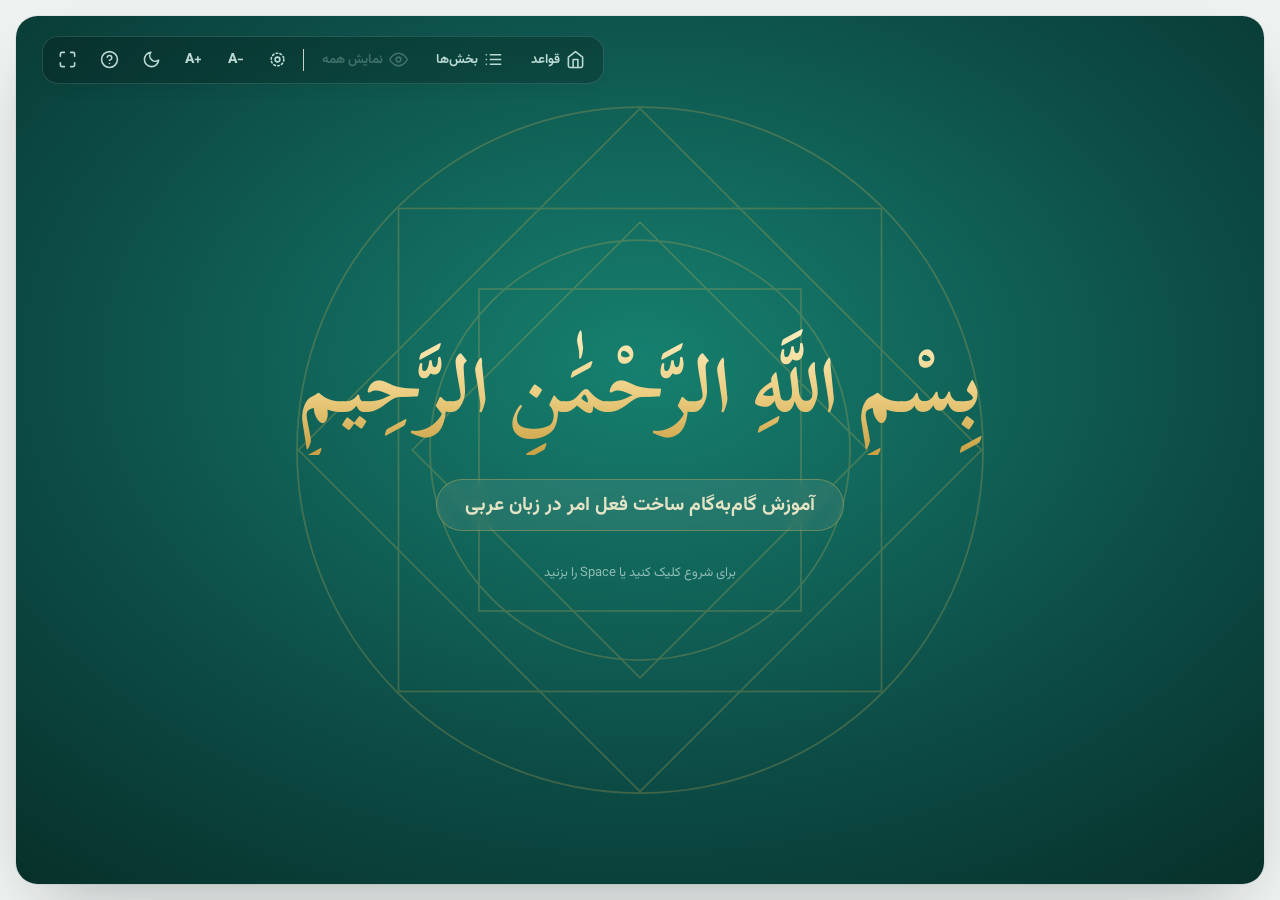
<file: rules/amr.html>
<!DOCTYPE html>
<html lang="fa" dir="rtl" data-theme="light">
<head>
<meta charset="UTF-8">
<meta name="viewport" content="width=device-width, initial-scale=1.0, viewport-fit=cover">
<title>ساخت فعل امر</title>
<meta name="theme-color" content="#b48a1e">
<link rel="manifest" href="../manifest.webmanifest">
<link rel="icon" href="../assets/icon.svg" type="image/svg+xml">
<link rel="stylesheet" href="../assets/fonts.css">
<link rel="stylesheet" href="../assets/theme.css">
</head>
<body>
<script>
window.ARABIC_RULE = {
  slug: 'amr',
  homeUrl: '../index.html',
  title: 'ساخت فعل امر',

  opening: {
    html: 'بِسْمِ اللَّهِ الرَّحْمَٰنِ الرَّحِيمِ',
    sub: 'آموزش گام‌به‌گام ساخت فعل امر در زبان عربی'
  },

  sections: [
    {
      tocTitle: '۱. تعریف فعل امر',
      badge: 'بخش ۱ • مفهوم‌شناسی',
      title: 'تعریف فعل امر',
      items: [
        { html: `<div class="step-row">
            <span class="step-badge">تعریف</span>
            <div><strong>فعل امر</strong>، فعلی است که در زمان آینده دلالت بر <strong>طلب و درخواستِ انجام کاری</strong> از مخاطب داشته باشد.</div>
          </div>` },
        { type: 'quote', html: `مانند: <span class="ar">انْصُرِ الْمَظْلُومَ</span> یعنی «مظلوم را یاری کن»` },
        { html: `<div class="step-row">
            <span class="step-badge gold">نکته کلیدی</span>
            <div>فعل امرِ مخاطب از <strong>فعل مضارع مخاطب</strong> (صیغه‌هایی که با حرف «<span class="ar">تـ</span>» آغاز می‌شوند) ساخته می‌شود.</div>
          </div>` }
      ]
    },
    {
      tocTitle: '۲. گام اول و دوم',
      badge: 'بخش ۲ • حذف «تـ» و تغییر آخر',
      title: 'مراحل ساخت فعل امر (گام اول و دوم)',
      items: [
        { html: `<div class="step-row">
            <span class="step-badge">مرحله اول</span>
            <div><strong>حذف حرف مضارعه:</strong> حرف «<span class="ar">تـ</span>» را از ابتدای فعل مضارع مخاطب حذف می‌کنیم:
              <span class="flow-box"><span class="ar">تَخْرُجُ</span> <span class="arrow">⟵</span> <span class="ar">خْرُجُ</span></span>
            </div>
          </div>` },
        { html: `<div class="step-row">
            <span class="step-badge gold">مرحله دوم • ۱</span>
            <div><span class="tag">آخرِ صحیح</span> اگر آخر فعل صحیح باشد، حرکتِ آخرین حرف حذف شده و <strong>ساکن (ـْ)</strong> می‌شود:
              <span class="flow-box"><span class="ar">تَجْلِسُ</span> <span class="arrow">⟵</span> <span class="ar">اِجْلِسْ</span></span>
            </div>
          </div>` },
        { html: `<div class="step-row">
            <span class="step-badge coral">مرحله دوم • ۲</span>
            <div><span class="tag">معتل‌الآخر</span> اگر آخر فعل یکی از حروف عله (<span class="ar">و، ا، ی</span>) باشد، آن حرف <strong>حذف می‌شود</strong>:
              <span class="flow-box"><span class="ar">تَدْعُو</span> <span class="arrow">⟵</span> <span class="ar">ادْعُ</span></span>
              <span class="flow-box"><span class="ar">تَرْمِي</span> <span class="arrow">⟵</span> <span class="ar">ارْمِ</span></span>
            </div>
          </div>` },
        { html: `<div class="step-row">
            <span class="step-badge blue">مرحله دوم • ۳</span>
            <div><span class="tag">افعال خمسه</span> اگر فعل از افعال خمسه باشد، <strong>نون اعرابی</strong> از آخر آن حذف می‌شود:
              <span class="flow-box"><span class="ar">تَلْعَبِينَ</span> <span class="arrow">⟵</span> <span class="ar">اِلْعَبِي</span></span>
              <span class="flow-box"><span class="ar">تَلْعَبُونَ</span> <span class="arrow">⟵</span> <span class="ar">اِلْعَبُوا</span></span>
            </div>
          </div>` }
      ]
    },
    {
      tocTitle: '۳. گام سوم و چهارم',
      badge: 'بخش ۳ • همزه وصل',
      title: 'افزودن همزه و تعیین حرکت آن',
      items: [
        { html: `<div class="step-row">
            <span class="step-badge">مرحله سوم</span>
            <div><strong>افزودن همزه وصل:</strong> اگر اولین حرف باقی‌مانده <strong>ساکن</strong> باشد، یک همزه به ابتدای فعل می‌آوریم:
              <span class="flow-box"><span class="ar">تَخْرُجُ</span> <span class="arrow">⟵</span> <span class="ar">اُخْرُجْ</span></span>
              <span class="flow-box"><span class="ar">تَنْظُرُ</span> <span class="arrow">⟵</span> <span class="ar">اُنْظُرْ</span></span>
            </div>
          </div>` },
        { html: `<div class="step-row">
            <span class="step-badge blue">مرحله چهارم • ضمّه</span>
            <div><span class="tag">عین‌الفعل مضموم</span> اگر عین‌الفعل <strong>ضمه</strong> داشته باشد، همزه وصل <strong>ضمه</strong> می‌گیرد:
              <span class="flow-box"><span class="ar">تَخْرُجُ</span> <span class="arrow">⟵</span> <span class="ar gold">اُ</span><span class="ar">خْرُجْ</span></span>
            </div>
          </div>` },
        { html: `<div class="step-row">
            <span class="step-badge gold">مرحله چهارم • کسره</span>
            <div><span class="tag">عین‌الفعل مفتوح یا مکسور</span> اگر عین‌الفعل <strong>فتحه یا کسره</strong> داشته باشد، همزه وصل <strong>کسره</strong> می‌گیرد:
              <span class="flow-box"><span class="ar">تَضْحَكُ</span> <span class="arrow">⟵</span> <span class="ar">اِضْحَكْ</span></span>
              <span class="flow-box"><span class="ar">تَجْلِسُ</span> <span class="arrow">⟵</span> <span class="ar">اِجْلِسْ</span></span>
            </div>
          </div>` },
        { html: `<div class="step-row">
            <span class="step-badge coral">مرحله چهارم • فتحه</span>
            <div><span class="tag">همزه قطع (باب إفعال)</span> اگر ماضی چهارحرفی با همزه قطع شروع شده باشد، همزه امر <strong>مفتوح (أَ)</strong> است:
              <span class="flow-box"><span class="ar">تُحْسِنُ</span> <span class="arrow">⟵</span> <span class="ar">أَحْسِنْ</span></span>
            </div>
          </div>` }
      ]
    },
    {
      tocTitle: '۴. التقاء ساکنین',
      badge: 'بخش ۴ • افعال اجوف',
      title: 'قاعده التقاء ساکنین',
      items: [
        { html: `<div class="step-row">
            <span class="step-badge coral">قاعده</span>
            <div>اگر <strong>وسط فعل حرف عله</strong> باشد (فعل اجوف)، هنگام ساکن شدن آخر فعل، برای جلوگیری از برخورد دو ساکن، <strong>حرف عله از وسط حذف می‌شود</strong>.</div>
          </div>` },
        { html: `<div class="cards-grid">
            <div class="mini-card gold">
              <h4>مثال: <span class="ar">تَزُورُ</span></h4>
              <p>۱. حذف «تـ» و سکون آخر: <span class="ar">زُورْ</span><br>
              ۲. حذف عله میانی: <span class="flow-box"><span class="ar">تَزُورُ</span> <span class="arrow">⟵</span> <span class="ar">زُرْ</span></span></p>
            </div>
            <div class="mini-card coral">
              <h4>مثال: <span class="ar">تَنَامُ</span></h4>
              <p>۱. حذف «تـ» و سکون آخر: <span class="ar">نَامْ</span><br>
              ۲. حذف عله میانی: <span class="flow-box"><span class="ar">تَنَامُ</span> <span class="arrow">⟵</span> <span class="ar">نَمْ</span></span></p>
            </div>
          </div>` }
      ]
    },
    {
      tocTitle: '۵. دسته‌بندی مثال‌ها',
      badge: 'بخش ۵ • جمع‌بندی',
      title: 'دسته‌بندی نهایی مثال‌ها',
      items: [
        { html: `<div class="step-row">
            <span class="step-badge">دسته ۱ — بدون همزه</span>
            <div>
              <span class="flow-box"><span class="ar">تَقِفُ</span> <span class="arrow">⟵</span> <span class="ar">قِفْ</span></span>
              <span class="flow-box"><span class="ar">تَتَعَلَّمُ</span> <span class="arrow">⟵</span> <span class="ar">تَعَلَّمْ</span></span>
            </div>
          </div>` },
        { html: `<div class="step-row">
            <span class="step-badge gold">دسته ۲ — معتل‌الآخر</span>
            <div>
              <span class="flow-box"><span class="ar">تَدْعُو</span> <span class="arrow">⟵</span> <span class="ar">ادْعُ</span></span>
              <span class="flow-box"><span class="ar">تَرْمِي</span> <span class="arrow">⟵</span> <span class="ar">ارْمِ</span></span>
              <span class="flow-box"><span class="ar">تَجْرِي</span> <span class="arrow">⟵</span> <span class="ar">اجْرِ</span></span>
            </div>
          </div>` },
        { html: `<div class="step-row">
            <span class="step-badge coral">دسته ۳ — حذف عله میانی</span>
            <div>
              <span class="flow-box"><span class="ar">تَزُورُ</span> <span class="arrow">⟵</span> <span class="ar">زُرْ</span></span>
              <span class="flow-box"><span class="ar">تَنَامُ</span> <span class="arrow">⟵</span> <span class="ar">نَمْ</span></span>
            </div>
          </div>` }
      ]
    }
  ],

  workshop: {
    tocTitle: '۶. کارگاه تعاملی و آزمون',
    badge: 'بخش ۶ • تمرین و ارزشیابی',
    title: 'کارگاه هوشمند ساخت فعل امر و کوییز کلاسی',
    verbs: [
      { verb: 'تَخْرُجُ', meaning: 'خارج می‌شوی ⟵ خارج شو!', type: 'صحیح‌الآخر • عین‌الفعل مضموم',
        s1: 'خْرُجُ', s1Desc: 'حذف «تـ»', s2: 'خْرُجْ', s2Desc: 'سکون آخر',
        s3: 'اُخْرُجْ', s3Desc: 'همزه وصل با ضمه', final: 'اُخْرُجْ' },
      { verb: 'تَجْلِسُ', meaning: 'می‌نشینی ⟵ بنشین!', type: 'صحیح‌الآخر • عین‌الفعل مکسور',
        s1: 'جْلِسُ', s1Desc: 'حذف «تـ»', s2: 'جْلِسْ', s2Desc: 'سکون آخر',
        s3: 'اِجْلِسْ', s3Desc: 'همزه وصل با کسره', final: 'اِجْلِسْ' },
      { verb: 'تَدْعُو', meaning: 'فرا می‌خوانی ⟵ بخوان!', type: 'معتل‌الآخر (ناقص واوی)',
        s1: 'دْعُو', s1Desc: 'حذف «تـ»', s2: 'دْعُ', s2Desc: 'حذف عله آخر',
        s3: 'اُدْعُ', s3Desc: 'همزه وصل با ضمه', final: 'ادْعُ' },
      { verb: 'تُحْسِنُ', meaning: 'نیکی می‌کنی ⟵ نیکی کن!', type: 'چهارحرفی (ماضی: أَحْسَنَ)',
        s1: 'حْسِنُ', s1Desc: 'حذف «تُـ»', s2: 'حْسِنْ', s2Desc: 'سکون آخر',
        s3: 'أَحْسِنْ', s3Desc: 'همزه قطع مفتوح', final: 'أَحْسِنْ' },
      { verb: 'تَزُورُ', meaning: 'زیارت می‌کنی ⟵ زیارت کن!', type: 'اجوف • عله میانی',
        s1: 'زُورُ', s1Desc: 'حذف «تـ»', s2: 'زُورْ', s2Desc: 'سکون آخر',
        s3: 'زُرْ', s3Desc: 'حذف «و» (التقاء ساکنین)', final: 'زُرْ' },
      { verb: 'تَلْعَبُونَ', meaning: 'بازی می‌کنید ⟵ بازی کنید!', type: 'افعال خمسه',
        s1: 'لْعَبُونَ', s1Desc: 'حذف «تـ»', s2: 'لْعَبُوا', s2Desc: 'حذف نون اعرابی',
        s3: 'اِلْعَبُوا', s3Desc: 'همزه وصل مکسور', final: 'اِلْعَبُوا' }
    ],
    quiz: [
      { q: '۱. فعل امرِ «تَضْحَكُ» کدام است؟',
        options: ['اُضْحَكْ', 'اِضْحَكْ', 'تَضْحَكْ', 'أَضْحِكْ'], answer: 1,
        explain: 'عین‌الفعل (حَ) مفتوح است، پس همزه وصل کسره می‌گیرد: اِضْحَكْ.' },
      { q: '۲. فعل امرِ «تَرْمِي» کدام است؟',
        options: ['اِرْمِي', 'اُرْمِ', 'ارْمِ', 'رْمِ'], answer: 2,
        explain: 'در معتل‌الآخر، حرف عله «ي» از آخر حذف می‌شود: ارْمِ.' },
      { q: '۳. چرا «تَنَامُ» به «نَمْ» تبدیل می‌شود؟',
        options: ['افعال خمسه', 'التقاء ساکنین و حذف الف میانی', 'معتل‌الآخر', 'همزه قطع'], answer: 1,
        explain: 'با سکون «م»، دو ساکن (ا + مْ) کنار هم می‌آیند و الف حذف می‌شود.' },
      { q: '۴. فعل امرِ «تُكْرِمُ» (ماضی: أَكْرَمَ) کدام است؟',
        options: ['اِكْرِمْ', 'اُكْرُمْ', 'أَكْرِمْ', 'كَرِّمْ'], answer: 2,
        explain: 'ماضی چهارحرفی با همزه قطع است، پس امر با همزه قطع مفتوح ساخته می‌شود: أَكْرِمْ.' }
    ]
  }
};
</script>
<script src="../assets/deck.js"></script>
<script src="../assets/register-sw.js"></script>
</body>
</html>
</file>
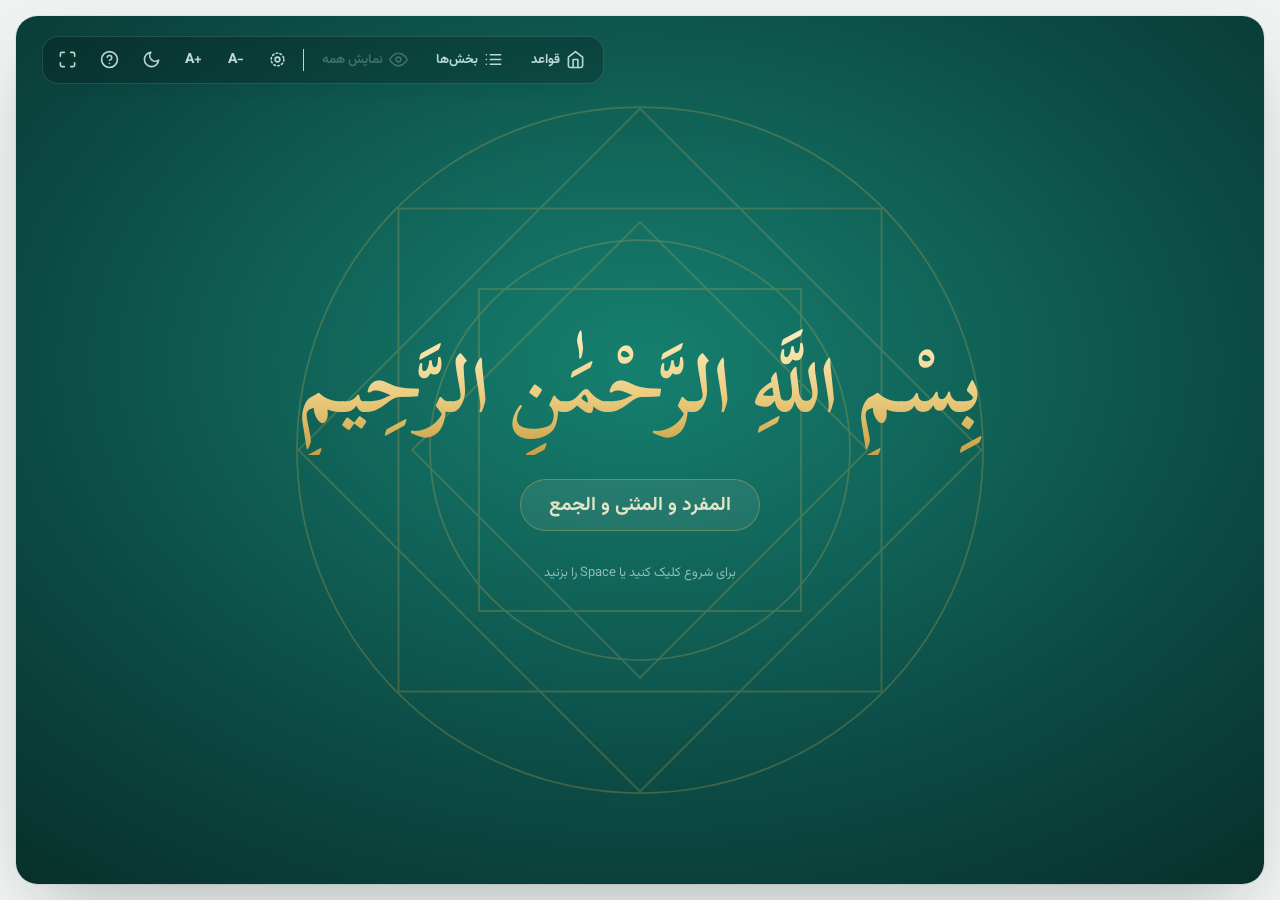
<file: rules/mufrad-muthanna-jam.html>
<!DOCTYPE html>
<html lang="fa" dir="rtl" data-theme="light">
<head>
<meta charset="UTF-8">
<meta name="viewport" content="width=device-width, initial-scale=1.0, viewport-fit=cover">
<title>أقسام الاسم: المفرد و المثنى و الجمع</title>
<meta name="theme-color" content="#b48a1e">
<link rel="manifest" href="../manifest.webmanifest">
<link rel="icon" href="../assets/icon.svg" type="image/svg+xml">
<link rel="stylesheet" href="../assets/fonts.css">
<link rel="stylesheet" href="../assets/theme.css">
</head>
<body>
<script>
window.ARABIC_RULE = {
  slug: 'mufrad-muthanna-jam',
  homeUrl: '../index.html',
  title: 'أقسام الاسم بحسب العدد',

  opening: {
    html: 'بِسْمِ اللَّهِ الرَّحْمَٰنِ الرَّحِيمِ',
    sub: 'المفرد و المثنى و الجمع'
  },

  sections: [
    {
      tocTitle: '۱. المفرد و المثنى و الجمع',
      badge: 'بخش ۱ • تعریف',
      title: 'أقسام الاسم بحسب العدد',
      items: [
        { html: `<div class="step-row">
            <span class="step-badge">الاسم المفرد</span>
            <div><strong>الاسم المفرد</strong> هو کل اسم یدل علی واحد أو واحدة.<br>
            مثال: <span class="ar">مَسْجِد</span> (مسجد)، <span class="ar">شَجَرَة</span> (درخت).</div>
          </div>` },
        { html: `<div class="step-row">
            <span class="step-badge gold">الاسم المثنى</span>
            <div><strong>الاسم المثنى</strong> هو کل اسم یدل علی اثنین أو اثنتین.<br>
            مثال: <span class="ar">وَالِدَان</span> (دو پدر)، <span class="ar">أُخْتَان</span> (دو خواهر).</div>
          </div>` },
        { html: `<div class="step-row">
            <span class="step-badge coral">الاسم الجمع</span>
            <div><strong>الاسم الجمع</strong> هو کل اسم یدل علی أکثر من اثنین أو اثنتین.<br>
            مثال: <span class="ar">نَاجِحُونَ</span> (موفقان)، <span class="ar">طَالِبَات</span> (دانشجویان دختر).</div>
          </div>` }
      ]
    },
    {
      tocTitle: '۲. صیاغة المثنى',
      badge: 'بخش ۲ • قاعده ساخت',
      title: 'نحوه ساخت اسم مثنی',
      items: [
        { html: `<div class="step-row">
            <span class="step-badge blue">قاعده</span>
            <div>یُصاغ المثنى بزیادة <span class="ar">ان</span> أو <span class="ar">ین</span> علی آخر المفرد:<br>
              <span class="flow-box"><span class="ar">کِتَاب</span> <span class="arrow">⟵</span> <span class="ar">کِتَابَان</span></span>
              <span class="flow-box"><span class="ar">کِتَاب</span> <span class="arrow">⟵</span> <span class="ar">کِتَابَیْن</span></span>
            </div>
          </div>` },
        { html: `<div class="cards-grid">
            <div class="mini-card">
              <h4>حالت رفع</h4>
              <p><span class="ar">وَالِدَان</span> — با «ان»</p>
            </div>
            <div class="mini-card gold">
              <h4>حالت نصب و جر</h4>
              <p><span class="ar">وَالِدَیْن</span> — با «ین»</p>
            </div>
          </div>` }
      ]
    },
    {
      tocTitle: '۳. مؤنث سماعی',
      badge: 'بخش ۳ • نکته مهم',
      title: 'المؤنث السماعی',
      items: [
        { type: 'quote',
          html: `هناک أسماء تخلو من علامات التأنیث ومع ذلک مؤنثة، وتسمی <strong>مؤنثًا سماعیًا</strong>.<br>
          مثل: <span class="ar">شَمْس</span> (خورشید)، <span class="ar">یَد</span> (دست)، <span class="ar">أَرْض</span> (زمین).` },
        { html: `<div class="step-row">
            <span class="step-badge gold">نکته</span>
            <div>این اسم‌ها علامت ظاهری تأنیث ندارند و باید از طریق <strong>سماع</strong> (شنیدن از اهل زبان) مؤنث بودن آن‌ها را دانست.</div>
          </div>` }
      ]
    }
  ]
};
</script>
<script src="../assets/deck.js"></script>
<script src="../assets/register-sw.js"></script>
</body>
</html>
</file>
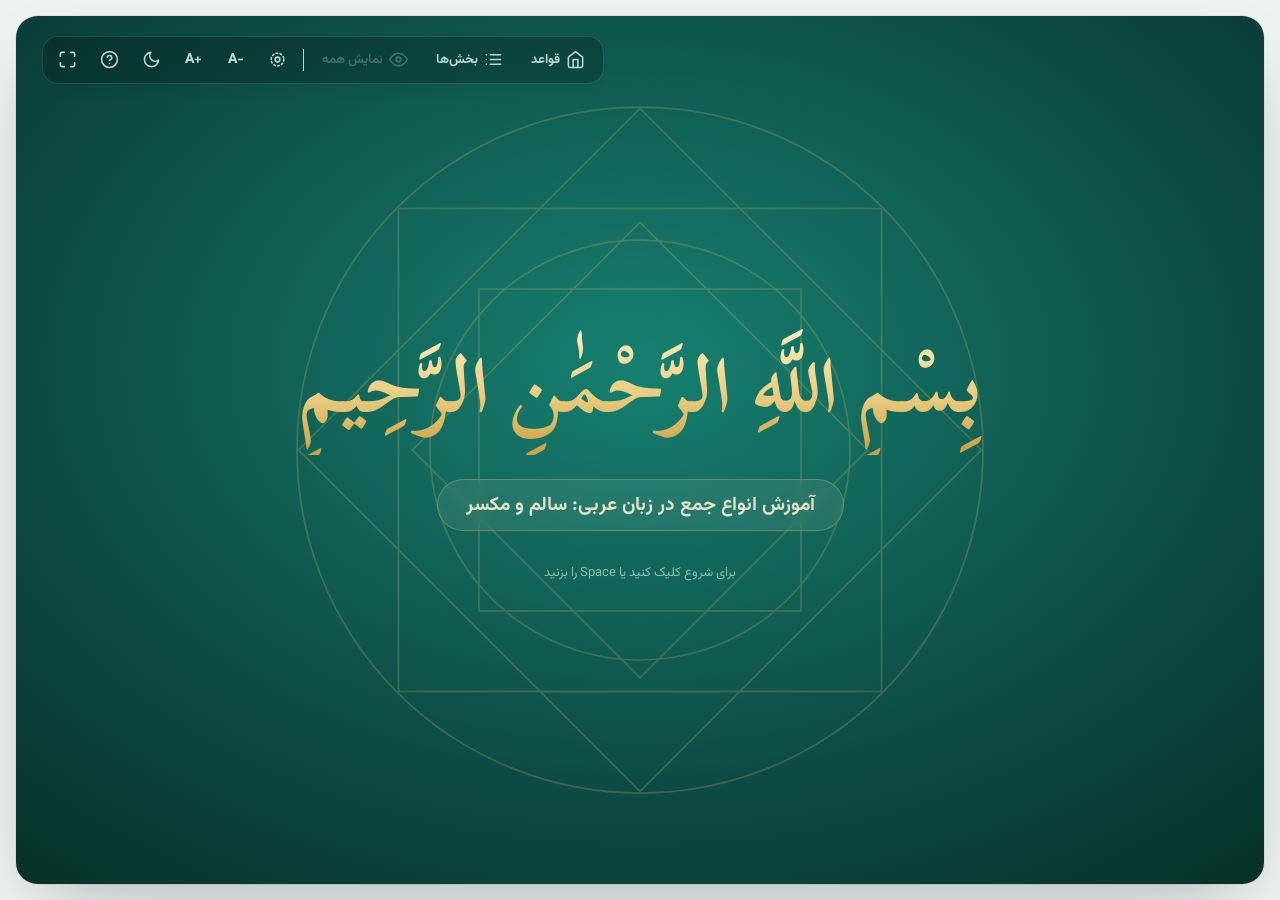
<file: rules/plural-types.html>
<!DOCTYPE html>
<html lang="fa" dir="rtl" data-theme="light">
<head>
<meta charset="UTF-8">
<meta name="viewport" content="width=device-width, initial-scale=1.0">
<title>أنواع الجمع (انواع جمع)</title>
<link rel="stylesheet" href="../assets/fonts.css">
<link rel="stylesheet" href="../assets/theme.css">
</head>
<body>
<script>
window.ARABIC_RULE = {
  slug: 'plural-types',
  homeUrl: '../index.html',
  title: 'أنواع الجمع (انواع جمع)',

  opening: {
    html: 'بِسْمِ اللَّهِ الرَّحْمَٰنِ الرَّحِيمِ',
    sub: 'آموزش انواع جمع در زبان عربی: سالم و مکسر'
  },

  sections: [
    {
      tocTitle: '۱. مقدمه و تعریف',
      badge: 'بخش ۱ • مفهوم‌شناسی',
      title: 'تعریف الجمع و انواعه',
      items: [
        {
          html: `<div class="step-row">
            <span class="step-badge">تعریف</span>
            <div><strong>الجمع</strong> در زبان عربی اسمی است که بر <strong>بیشتر از دو نفر یا دو چیز</strong> دلالت می‌کند.</div>
          </div>`
        },
        {
          type: 'quote',
          html: `اسم از نظر تعداد به سه دسته تقسیم می‌شود:<br>
          <span class="ar">مُفْرَد</span> (یک) ، <span class="ar">مُثَنَّى</span> (دو) ، <span class="ar">جَمْع</span> (بیشتر از دو)`
        },
        {
          html: `<div class="step-row">
            <span class="step-badge gold">انواع الجمع</span>
            <div>جمع در زبان عربی به <strong>سه نوع اصلی</strong> تقسیم می‌شود:</div>
          </div>
          <div class="cards-grid">
            <div class="mini-card">
              <h4>۱. جمع المذکر السالم</h4>
              <p>جمع برای اسامی مذکر با اضافه کردن پسوند.</p>
            </div>
            <div class="mini-card gold">
              <h4>۲. جمع المؤنث السالم</h4>
              <p>جمع برای اسامی مؤنث با اضافه کردن پسوند.</p>
            </div>
            <div class="mini-card coral">
              <h4>۳. جمع التکسیر</h4>
              <p>جمعی که در آن شکل و ساختار کلمه مفرد می‌شکند و تغییر می‌کند.</p>
            </div>
          </div>`
        }
      ]
    },
    {
      tocTitle: '۲. جمع المذکر السالم',
      badge: 'بخش ۲ • جمع سالم مذکر',
      title: 'جمع المذکر السالم',
      items: [
        {
          html: `<div class="step-row">
            <span class="step-badge blue">تعریف</span>
            <div>هو كل جمع يُصاغ بزيادة <strong>«واو ونون مفتوحة»</strong> أو <strong>«یاء ونون مفتوحة»</strong> على آخر مفرده، وسُمّي سالماً؛ لأنّ مفرده سلم من التغییر.</div>
          </div>`
        },
        {
          html: `<div class="step-row">
            <span class="step-badge gold">حالت رفع (با واو)</span>
            <div>
              <span class="flow-box"><span class="ar">لَاعِبٌ</span> <span class="arrow">+</span> <span class="ar gold">ونَ</span> <span class="arrow">⟵</span> <span class="ar">لَاعِبُونَ</span></span>
            </div>
          </div>`
        },
        {
          html: `<div class="step-row">
            <span class="step-badge coral">حالت نصب و جر (با یاء)</span>
            <div>
              <span class="flow-box"><span class="ar">لَاعِبٌ</span> <span class="arrow">+</span> <span class="ar gold">ينَ</span> <span class="arrow">⟵</span> <span class="ar">لَاعِبِينَ</span></span>
            </div>
          </div>`
        },
        {
          type: 'quote',
          html: `علت نام‌گذاری به «سالم» این است که ساختار اصلی کلمه مفرد (لَاعِب) در هنگام جمع بستن سالم می‌ماند و حروف آن تغییر نمی‌کند.`
        }
      ]
    },
    {
      tocTitle: '۳. جمع المؤنث السالم',
      badge: 'بخش ۳ • جمع سالم مؤنث',
      title: 'جمع المؤنث السالم',
      items: [
        {
          html: `<div class="step-row">
            <span class="step-badge blue">تعریف</span>
            <div>هو كل جمع يُصاغ بزيادة <strong>«ألف وتاء»</strong> على آخر مفرده <strong>بعد حذف تاء التأنیث المربوطة</strong>، وسُمّي سالماً؛ لأنّ مفرده سلم من التغییر.</div>
          </div>`
        },
        {
          html: `<div class="step-row">
            <span class="step-badge gold">مثال ۱</span>
            <div>
              <span class="flow-box"><span class="ar">مُعَلِّمَةٌ</span> <span class="arrow">حذف ة</span> <span class="ar">مُعَلِّم</span> <span class="arrow">+</span> <span class="ar gold">ات</span> <span class="arrow">⟵</span> <span class="ar">مُعَلِّمَاتٌ</span></span>
            </div>
          </div>`
        },
        {
          html: `<div class="step-row">
            <span class="step-badge coral">مثال ۲</span>
            <div>
              <span class="flow-box"><span class="ar">طَالِبَةٌ</span> <span class="arrow">حذف ة</span> <span class="ar">طَالِب</span> <span class="arrow">+</span> <span class="ar gold">ات</span> <span class="arrow">⟵</span> <span class="ar">طَالِبَاتٌ</span></span>
            </div>
          </div>`
        },
        {
          type: 'quote',
          html: `در این نوع جمع نیز، حروف اصلی کلمه (مُعَلِّم و طَالِب) دست‌نخورده می‌مانند و فقط پسوند <span class="ar">ات</span> به آن اضافه می‌شود.`
        }
      ]
    },
    {
      tocTitle: '۴. جمع التکسیر',
      badge: 'بخش ۴ • جمع مکسر',
      title: 'جمع التکسیر (الجمع المکسّر)',
      items: [
        {
          html: `<div class="step-row">
            <span class="step-badge blue">تعریف</span>
            <div>هو كل جمع <strong>تغیّرت فیه صورة مفرده</strong>، ویُصاغ على أشکال مختلفة (با تغییر در حروف اصلی، حرکت‌ها یا حذف و اضافه).</div>
          </div>`
        },
        {
          html: `<div class="cards-grid">
            <div class="mini-card">
              <h4>مثال ۱: <span class="ar">طَالِبٌ</span></h4>
              <p>تغییر در ساختار:<br><span class="flow-box"><span class="ar">طَالِبٌ</span> <span class="arrow">⟵</span> <span class="ar gold">طُلَّابٌ</span></span></p>
            </div>
            <div class="mini-card gold">
              <h4>مثال ۲: <span class="ar">سَاكِنٌ</span></h4>
              <p>تغییر در ساختار:<br><span class="flow-box"><span class="ar">سَاكِنٌ</span> <span class="arrow">⟵</span> <span class="ar">سُكَّانٌ</span></span></p>
            </div>
            <div class="mini-card coral">
              <h4>مثال ۳: <span class="ar">مَدْرَسَةٌ</span></h4>
              <p>تغییر در ساختار:<br><span class="flow-box"><span class="ar">مَدْرَسَةٌ</span> <span class="arrow">⟵</span> <span class="ar">مَدَارِسُ</span></span></p>
            </div>
          </div>`
        },
        {
          type: 'quote',
          html: `به همین دلیل به آن «مُکَسَّر» (شکسته) می‌گویند، چون ساختار ظاهری کلمه مفرد در اثر جمع بستن می‌شکند و دگرگون می‌شود.`
        }
      ]
    },
    {
      tocTitle: '۵. جمع‌بندی نهایی',
      badge: 'بخش ۵ • مرور',
      title: 'جمع‌بندی انواع الجمع',
      items: [
        {
          html: `<div class="cards-grid">
            <div class="mini-card">
              <h4>جمع المذکر السالم</h4>
              <p>پسوند <span class="ar gold">ونَ</span> (رفع) یا <span class="ar gold">ینَ</span> (نصب/جر)<br>مثال: <span class="ar">مُعَلِّم ⟵ مُعَلِّمُونَ</span></p>
            </div>
            <div class="mini-card gold">
              <h4>جمع المؤنث السالم</h4>
              <p>پسوند <span class="ar gold">ات</span> (با حذف تاء تأنیث)<br>مثال: <span class="ar">مُعَلِّمَة ⟵ مُعَلِّمَات</span></p>
            </div>
            <div class="mini-card coral">
              <h4>جمع التکسیر</h4>
              <p>تغییر کامل در ساختار کلمه<br>مثال: <span class="ar">طَالِب ⟵ طُلَّاب</span></p>
            </div>
          </div>`
        },
        {
          type: 'quote',
          html: `نکته کلیدی: جمع‌های «سالم» ساختار مفرد را حفظ می‌کنند، اما جمع «مکسر» ساختار مفرد را تغییر می‌دهد.`
        }
      ]
    }
  ]
};
</script>
<script src="../assets/deck.js"></script>
</body>
</html>
</file>
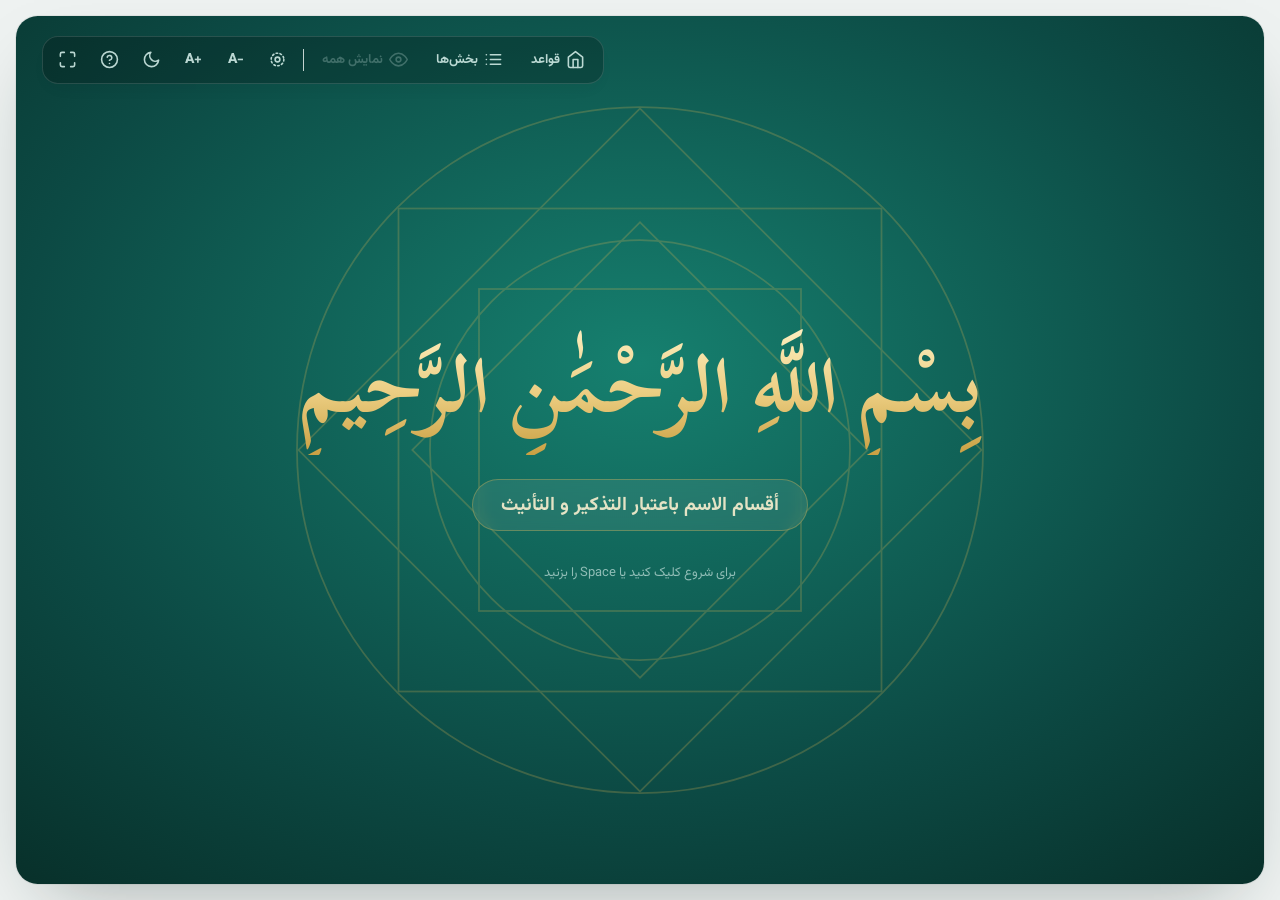
<file: rules/tadkir-taanith.html>
<!DOCTYPE html>
<html lang="fa" dir="rtl" data-theme="light">
<head>
<meta charset="UTF-8">
<meta name="viewport" content="width=device-width, initial-scale=1.0, viewport-fit=cover">
<title>أقسام الاسم: التذکیر و التأنیث</title>
<meta name="theme-color" content="#b48a1e">
<link rel="manifest" href="../manifest.webmanifest">
<link rel="icon" href="../assets/icon.svg" type="image/svg+xml">
<link rel="stylesheet" href="../assets/fonts.css">
<link rel="stylesheet" href="../assets/theme.css">
</head>
<body>
<script>
window.ARABIC_RULE = {
  slug: 'tadkir-taanith',
  homeUrl: '../index.html',
  title: 'أقسام الاسم: التذکیر و التأنیث',

  opening: {
    html: 'بِسْمِ اللَّهِ الرَّحْمَٰنِ الرَّحِيمِ',
    sub: 'أقسام الاسم باعتبار التذکیر و التأنیث'
  },

  sections: [
    {
      tocTitle: '۱. المذکر و المؤنث',
      badge: 'بخش ۱ • تعریف',
      title: 'تعریف المذکر و المؤنث',
      items: [
        { html: `<div class="step-row">
            <span class="step-badge gold">المذکر</span>
            <div><strong>الاسم المذکر</strong> هو الاسم الذي یخلو من علامات التأنیث، ونشیر إلیه بـ <span class="ar">هذا</span>.<br>
            مثال: <span class="ar">هذا مُسْجِدٌ</span> یعنی «این مسجد است».</div>
          </div>` },
        { html: `<div class="step-row">
            <span class="step-badge coral">المؤنث</span>
            <div><strong>الاسم المؤنث</strong> هو الاسم الذي ینتهی بعلامة من علامات التأنیث، ونشیر إلیه بـ <span class="ar">هذه</span>.<br>
            مثال: <span class="ar">هذه سَیَّارَةٌ</span> یعنی «این ماشین است».</div>
          </div>` },
        { type: 'quote',
          html: `المذکر ← <span class="ar">هذا</span> &nbsp;•&nbsp; المؤنث ← <span class="ar">هذه</span>` }
      ]
    },
    {
      tocTitle: '۲. علامات التأنیث',
      badge: 'بخش ۲ • سه علامت',
      title: 'علامات التأنیث الثلاث',
      items: [
        { html: `<div class="step-row">
            <span class="step-badge blue">مقدمه</span>
            <div>للتأنیث فی اللغة العربیة ثلاث علامات، وهی:</div>
          </div>
          <div class="cards-grid">
            <div class="mini-card">
              <h4>تاء التأنیث المربوطة (ة)</h4>
              <p>مثل: <span class="ar">سَیَّارَة</span>، <span class="ar">شَجَرَة</span>، <span class="ar">مُعَلِّمَة</span></p>
            </div>
            <div class="mini-card gold">
              <h4>ألف التأنیث المقصورة (ى)</h4>
              <p>مثل: <span class="ar">لَیْلَى</span>، <span class="ar">حُسْنَى</span>، <span class="ar">سَلْمَى</span></p>
            </div>
            <div class="mini-card coral">
              <h4>ألف التأنیث الممدودة (اء)</h4>
              <p>مثل: <span class="ar">بَیْضَاء</span>، <span class="ar">صَحْرَاء</span>، <span class="ar">حَمْرَاء</span></p>
            </div>
          </div>` },
        { type: 'quote',
          html: `هر اسمی که یکی از این سه علامت را داشته باشد، <strong>مؤنث</strong> است.` }
      ]
    }
  ]
};
</script>
<script src="../assets/deck.js"></script>
<script src="../assets/register-sw.js"></script>
</body>
</html>
</file>
<file: assets/fonts.css>
/* فونت‌های محلی — بدون نیاز به اینترنت */
@font-face{font-family:'Vazirmatn';font-style:normal;font-weight:100 900;font-display:swap;src:url(fonts/vazirmatn-arabic.woff2) format('woff2');unicode-range:U+0600-06FF,U+0750-077F,U+0870-088E,U+0890-0891,U+0897-08E1,U+08E3-08FF,U+200C-200E,U+2010-2011,U+204F,U+2E41,U+FB50-FDFF,U+FE70-FE74,U+FE76-FEFC,U+0000-0020}
@font-face{font-family:'Vazirmatn';font-style:normal;font-weight:100 900;font-display:swap;src:url(fonts/vazirmatn-latin-ext.woff2) format('woff2');unicode-range:U+0100-02BA,U+02BD-02C5,U+02C7-02CC,U+02CE-02D7,U+02DD-02FF,U+0304,U+0308,U+0329,U+1D00-1DBF,U+1E00-1E9F,U+1EF2-1EFF,U+2020,U+20A0-20AB,U+20AD-20C0,U+2113,U+2C60-2C7F,U+A720-A7FF}
@font-face{font-family:'Vazirmatn';font-style:normal;font-weight:100 900;font-display:swap;src:url(fonts/vazirmatn-latin.woff2) format('woff2');unicode-range:U+0000-00FF,U+0131,U+0152-0153,U+02BB-02BC,U+02C6,U+02DA,U+02DC,U+0304,U+0308,U+0329,U+2000-206F,U+20AC,U+2122,U+2191,U+2193,U+2212,U+2215,U+FEFF,U+FFFD}
@font-face{font-family:'Scheherazade New';font-style:normal;font-weight:400 500;font-display:swap;src:url(fonts/scheherazade-arabic-400.woff2) format('woff2');unicode-range:U+0600-06FF,U+0750-077F,U+0870-088E,U+0890-0891,U+0897-08E1,U+08E3-08FF,U+200C-200E,U+2010-2011,U+204F,U+2E41,U+FB50-FDFF,U+FE70-FE74,U+FE76-FEFC,U+0000-0020}
@font-face{font-family:'Scheherazade New';font-style:normal;font-weight:700;font-display:swap;src:url(fonts/scheherazade-arabic-700.woff2) format('woff2');unicode-range:U+0600-06FF,U+0750-077F,U+0870-088E,U+0890-0891,U+0897-08E1,U+08E3-08FF,U+200C-200E,U+2010-2011,U+204F,U+2E41,U+FB50-FDFF,U+FE70-FE74,U+FE76-FEFC,U+0000-0020}
@font-face{font-family:'Scheherazade New';font-style:normal;font-weight:400 500;font-display:swap;src:url(fonts/scheherazade-latin-400.woff2) format('woff2');unicode-range:U+0000-00FF,U+0131,U+0152-0153,U+02BB-02BC,U+02C6,U+02DA,U+02DC,U+0304,U+0308,U+0329,U+2000-206F,U+20AC,U+2122,U+2191,U+2193,U+2212,U+2215,U+FEFF,U+FFFD}
@font-face{font-family:'Scheherazade New';font-style:normal;font-weight:700;font-display:swap;src:url(fonts/scheherazade-latin-700.woff2) format('woff2');unicode-range:U+0000-00FF,U+0131,U+0152-0153,U+02BB-02BC,U+02C6,U+02DA,U+02DC,U+0304,U+0308,U+0329,U+2000-206F,U+20AC,U+2122,U+2191,U+2193,U+2212,U+2215,U+FEFF,U+FFFD}
</file>
<file: assets/theme.css>
:root {
  --bg: #eef2f1;
  --surface: #ffffff;
  --surface-2: #f6faf9;
  --ink: #10201d;
  --ink-2: #53625d;
  --ink-muted: #7a8c86;
  --line: #dde5e2;
  --primary: #0e6b61;
  --primary-2: #14897c;
  --tint: #e6f3f0;
  --tint-strong: #cde8e2;
  --gold: #c4952b;
  --gold-ink: #86610f;
  --gold-bg: #fdf6e4;
  --coral: #d94e4e;
  --coral-bg: #fdeaea;
  --blue: #2563eb;
  --blue-bg: #eff6ff;
  --chip-bg: #e6f3f0;
  --chip-ink: #0a4f47;
  --shadow: 0 30px 70px -30px rgba(16,32,29,.35), 0 0 0 1px rgba(16,32,29,.06);
  --shadow-sm: 0 8px 20px -6px rgba(16,32,29,.08);
  --font-scale: 1;
  --ar: 'Scheherazade New', 'Amiri', 'Noto Naskh Arabic', serif;
}
:root[data-theme="dark"] {
  --bg: #07100f;
  --surface: #0f1d1b;
  --surface-2: #132522;
  --ink: #eaf4f1;
  --ink-2: #a3b8b2;
  --ink-muted: #69827b;
  --line: #233732;
  --primary: #4fcab9;
  --primary-2: #7fe0d2;
  --tint: #143029;
  --tint-strong: #1d463c;
  --gold: #e2b653;
  --gold-ink: #f3ce75;
  --gold-bg: rgba(226, 182, 83, 0.14);
  --coral: #ff7b7b;
  --coral-bg: rgba(255, 123, 123, 0.14);
  --blue: #60a5fa;
  --blue-bg: rgba(96, 165, 250, 0.14);
  --chip-bg: #16342e;
  --chip-ink: #93e6d8;
  --shadow: 0 30px 70px -30px #000, 0 0 0 1px rgba(255,255,255,.07);
  --shadow-sm: 0 8px 24px -6px rgba(0,0,0,.4);
}

* { box-sizing: border-box; }
html, body { height: 100%; margin: 0; overflow: hidden; }
@supports (height: 100dvh) { html, body { height: 100dvh; } }

body {
  font-family: 'Vazirmatn', system-ui, 'Segoe UI', Tahoma, sans-serif;
  background: var(--bg);
  color: var(--ink);
  user-select: none;
  -webkit-tap-highlight-color: transparent;
  cursor: pointer;
  transition: background .3s, color .3s;
}
button { font-family: inherit; }
a.ibtn { text-decoration: none; }

/* ===== چیدمان ارائه ===== */
.app { position: fixed; inset: 0; display: grid; place-items: center; padding: clamp(8px, 1.8vmin, 22px); }
.sheet {
  position: relative;
  width: min(1440px, 100%);
  height: 100%;
  display: flex;
  flex-direction: column;
  background: var(--surface);
  border-radius: clamp(16px, 2.4vmin, 30px);
  box-shadow: var(--shadow);
  overflow: hidden;
  animation: sheetIn .65s cubic-bezier(.2,.7,.3,1);
  transition: background .4s;
}
@keyframes sheetIn {
  from { opacity: 0; transform: translateY(14px) scale(.985); }
  to { opacity: 1; transform: none; }
}

.top {
  position: relative;
  flex: 0 0 auto;
  display: flex;
  align-items: center;
  gap: 14px;
  flex-wrap: wrap;
  padding: clamp(18px,3vmin,36px) clamp(24px,4vw,60px) clamp(12px,1.8vmin,20px);
  padding-inline-end: clamp(340px, 46vw, 620px);
}
.top::after {
  content: '';
  position: absolute;
  inset-inline-start: clamp(24px,4vw,60px);
  bottom: 0;
  width: 64px;
  height: 4px;
  border-radius: 4px;
  background: linear-gradient(90deg, var(--gold), var(--primary));
}
.badge {
  font-size: clamp(12px,.85vw + .4vmin,14.5px);
  font-weight: 700;
  color: var(--primary);
  background: var(--tint);
  border: 1px solid var(--tint-strong);
  padding: 5px 15px;
  border-radius: 999px;
  white-space: nowrap;
}
.badge:empty { display: none; }
.title {
  margin: 0;
  font-size: clamp(22px,1.55vw + 1.4vmin,40px);
  font-weight: 800;
  color: var(--primary);
  line-height: 1.35;
}
.title.anim { animation: titleIn .5s cubic-bezier(.2,.7,.3,1); }
@keyframes titleIn {
  from { opacity: 0; transform: translateY(-8px); }
  to { opacity: 1; transform: none; }
}

.tools {
  position: absolute;
  z-index: 20;
  top: clamp(14px,2.2vmin,26px);
  left: clamp(14px,2vw,32px);
  display: flex;
  align-items: center;
  gap: 4px;
  background: var(--surface-2);
  border: 1px solid var(--line);
  padding: 4px 6px;
  border-radius: 16px;
  box-shadow: var(--shadow-sm);
  opacity: .88;
  transition: opacity .2s, background .3s;
}
.tools:hover, .tools:focus-within { opacity: 1; }
.tool-sep { width: 1px; height: 22px; background: var(--line); margin: 0 2px; }
.ibtn {
  width: 38px;
  height: 38px;
  display: grid;
  place-items: center;
  border: 0;
  border-radius: 11px;
  background: transparent;
  color: var(--ink-2);
  cursor: pointer;
  padding: 0;
  position: relative;
  transition: background .2s, color .2s, transform .15s;
}
.ibtn:hover { background: var(--tint); color: var(--primary); }
.ibtn.active { background: var(--primary); color: var(--surface); }
.ibtn:active { transform: scale(.93); }
.ibtn:disabled { opacity: .3; cursor: not-allowed; }
.ibtn:disabled:hover { background: transparent; color: var(--ink-2); }
.ibtn svg { width: 19px; height: 19px; }
.ibtn.txt { font-weight: 800; font-size: 14px; direction: ltr; }
.ibtn.pill {
  width: auto;
  padding: 0 12px;
  font-size: 13px;
  font-weight: 700;
  gap: 6px;
  display: inline-flex;
  align-items: center;
}
.ibtn.pill .tool-icon { display: inline-flex; }
.ibtn.pill .pill-label { display: inline; }
.ibtn:focus-visible, .nav-btn:focus-visible, .btn-primary:focus-visible {
  outline: 2px solid var(--primary);
  outline-offset: 2px;
}

.content {
  flex: 1;
  min-height: 0;
  display: flex;
  flex-direction: column;
  gap: clamp(8px,1.3vmin,14px);
  padding: clamp(10px,1.8vmin,20px) clamp(24px,4vw,60px);
  overflow-y: auto;
  overscroll-behavior: contain;
  scrollbar-width: thin;
  scrollbar-color: var(--line) transparent;
  transition: opacity .24s ease, transform .24s ease;
}
.content > :first-child { margin-top: auto; }
.content > :last-child { margin-bottom: auto; }
.content.out { opacity: 0; transform: translateX(-20px); }

.item {
  position: relative;
  max-width: 1220px;
  padding: clamp(12px,1.7vmin,20px) clamp(20px,2.2vw,32px);
  border-inline-start: 4px solid var(--line);
  border-radius: 8px 18px 18px 8px;
  background: var(--surface-2);
  font-size: calc(clamp(16.5px,1vw + 1.45vmin,29px) * var(--font-scale));
  line-height: 1.95;
  opacity: 0;
  transform: translateY(12px);
  transition: opacity .45s cubic-bezier(.2,.7,.3,1),
              transform .45s cubic-bezier(.2,.7,.3,1),
              background .35s, border-color .35s, box-shadow .35s;
}
.item.show { opacity: 1; transform: none; }
.item.cur { background: var(--tint); border-inline-start-color: var(--primary); box-shadow: var(--shadow-sm); }

.item.is-quote, .item.is-quote.cur {
  max-width: none;
  margin: clamp(6px,1.2vmin,14px) 0;
  border: 0;
  border-radius: 24px;
  text-align: center;
  padding: clamp(24px,3.8vmin,48px) clamp(24px,4vw,56px);
  font-size: calc(clamp(20px,1.35vw + 1.5vmin,38px) * var(--font-scale));
  line-height: 2.05;
  color: #fff3d3;
  background: radial-gradient(120% 140% at 50% 0%, #17847a 0%, #0c4f48 55%, #07302c 100%);
  box-shadow: 0 20px 40px -20px rgba(7,48,44,.55);
}
.item.is-quote::before {
  content: '';
  position: absolute;
  top: clamp(12px,2vmin,22px);
  left: 50%;
  width: 56px;
  height: 4px;
  margin-left: -28px;
  border-radius: 4px;
  background: #e2b653;
}

.ar {
  display: inline-block;
  direction: rtl;
  unicode-bidi: isolate;
  font-family: var(--ar);
  font-size: 1.26em;
  font-weight: 700;
  line-height: 1.42;
  color: var(--chip-ink);
  background: var(--chip-bg);
  border: 1px solid var(--tint-strong);
  padding: 0 .48em .06em;
  border-radius: .42em;
  white-space: nowrap;
  vertical-align: middle;
}
.ar.del { color: var(--coral); background: var(--coral-bg); border-color: rgba(217,78,78,.28); text-decoration: line-through; text-decoration-thickness: 2px; }
.ar.gold { color: var(--gold-ink); background: var(--gold-bg); border-color: rgba(196,149,43,.35); }
.item.is-quote .ar {
  display: inline;
  background: rgba(255,255,255,.13);
  border: 1px solid rgba(226,182,83,.4);
  padding: .05em .45em;
  border-radius: .38em;
  color: #ffe8a3;
  font-size: 1.18em;
}

.step-row { display: flex; align-items: flex-start; gap: 14px; }
.step-badge {
  flex: 0 0 auto;
  display: inline-flex;
  align-items: center;
  justify-content: center;
  font-size: .72em;
  font-weight: 800;
  padding: .22em .75em;
  border-radius: 99px;
  background: var(--primary);
  color: var(--surface);
  margin-top: .25em;
  white-space: nowrap;
}
.step-badge.gold { background: var(--gold); color: #fff; }
.step-badge.coral { background: var(--coral); color: #fff; }
.step-badge.blue { background: var(--blue); color: #fff; }
.tag {
  display: inline-block;
  font-size: .76em;
  font-weight: 700;
  padding: .1em .6em;
  border-radius: 8px;
  margin-inline-end: 6px;
  background: var(--gold-bg);
  color: var(--gold-ink);
  border: 1px solid rgba(196,149,43,.3);
}

.flow-box {
  display: inline-flex;
  align-items: center;
  flex-wrap: wrap;
  gap: 6px;
  background: var(--surface);
  border: 1px solid var(--line);
  padding: 4px 12px;
  border-radius: 14px;
  margin-inline-start: 6px;
  vertical-align: middle;
}
.arrow { color: var(--gold); font-weight: 800; font-size: .9em; padding: 0 2px; }

.cards-grid {
  display: grid;
  grid-template-columns: repeat(auto-fit, minmax(260px, 1fr));
  gap: 14px;
  margin-top: 8px;
}
.mini-card {
  background: var(--surface);
  border: 1px solid var(--line);
  border-top: 4px solid var(--primary);
  border-radius: 16px;
  padding: 14px 18px;
  box-shadow: var(--shadow-sm);
}
.mini-card.gold { border-top-color: var(--gold); }
.mini-card.coral { border-top-color: var(--coral); }
.mini-card h4 { margin: 0 0 8px; font-size: .88em; color: var(--primary); display: flex; align-items: center; justify-content: space-between; }
.mini-card.gold h4 { color: var(--gold-ink); }
.mini-card.coral h4 { color: var(--coral); }
.mini-card p { margin: 0; font-size: .82em; color: var(--ink-2); line-height: 1.75; }

.workshop-wrap {
  cursor: default;
  display: grid;
  grid-template-columns: 1.15fr 1fr;
  gap: 20px;
  width: 100%;
  margin: auto 0;
}
.ws-panel {
  background: var(--surface-2);
  border: 1px solid var(--line);
  border-radius: 22px;
  padding: clamp(16px,2.2vmin,26px);
  display: flex;
  flex-direction: column;
  gap: 14px;
}
.ws-title {
  margin: 0;
  font-size: clamp(16px,1.1vw,20px);
  font-weight: 800;
  color: var(--primary);
  display: flex;
  align-items: center;
  gap: 8px;
}
.verb-selector { display: flex; flex-wrap: wrap; gap: 8px; }
.verb-btn {
  font-family: var(--ar);
  font-size: clamp(20px,1.5vw,26px);
  font-weight: 700;
  padding: 4px 16px;
  border-radius: 12px;
  border: 1px solid var(--line);
  background: var(--surface);
  color: var(--ink);
  cursor: pointer;
  transition: all .2s;
}
.verb-btn:hover { border-color: var(--primary); color: var(--primary); }
.verb-btn.active { background: var(--primary); color: #fff; border-color: var(--primary); box-shadow: 0 8px 18px -6px rgba(14,107,97,.5); }
.lab-stages { display: grid; grid-template-columns: repeat(4, 1fr); gap: 10px; margin-top: 4px; }
.stage-box {
  background: var(--surface);
  border: 1px solid var(--line);
  border-radius: 16px;
  padding: 12px 10px;
  text-align: center;
  display: flex;
  flex-direction: column;
  justify-content: space-between;
  gap: 6px;
  transition: transform .25s, border-color .25s;
}
.stage-box.final { border: 2px solid var(--gold); background: var(--gold-bg); }
.stage-num { font-size: 12px; font-weight: 700; color: var(--ink-muted); }
.stage-ar { font-family: var(--ar); font-size: clamp(24px,2vw,34px); font-weight: 700; color: var(--primary); direction: rtl; }
.stage-box.final .stage-ar { color: var(--gold-ink); font-size: clamp(26px,2.2vw,38px); }
.stage-desc { font-size: 12px; color: var(--ink-2); line-height: 1.4; }
.lab-meta {
  background: var(--tint);
  border-radius: 14px;
  padding: 10px 16px;
  font-size: clamp(13px,.9vw,15.5px);
  color: var(--chip-ink);
  display: flex;
  align-items: center;
  justify-content: space-between;
  flex-wrap: wrap;
  gap: 8px;
}
.quiz-header { display: flex; align-items: center; justify-content: space-between; }
.quiz-q {
  font-size: clamp(15px,1.05vw,19px);
  font-weight: 700;
  color: var(--ink);
  background: var(--surface);
  padding: 12px 16px;
  border-radius: 14px;
  border: 1px solid var(--line);
}
.quiz-options { display: grid; grid-template-columns: 1fr 1fr; gap: 10px; }
.q-opt {
  font-family: var(--ar);
  font-size: clamp(22px,1.6vw,28px);
  font-weight: 700;
  padding: 8px 14px;
  border-radius: 14px;
  border: 2px solid var(--line);
  background: var(--surface);
  color: var(--ink);
  cursor: pointer;
  transition: all .2s;
  text-align: center;
}
.q-opt:hover:not(:disabled) { border-color: var(--primary); background: var(--tint); }
.q-opt.correct { border-color: #10b981; background: rgba(16,185,129,.15); color: #065f46; }
:root[data-theme="dark"] .q-opt.correct { color: #6ee7b7; }
.q-opt.wrong { border-color: var(--coral); background: var(--coral-bg); color: var(--coral); }
.quiz-feedback {
  min-height: 44px;
  font-size: 13.5px;
  line-height: 1.6;
  padding: 8px 12px;
  border-radius: 12px;
  background: var(--surface);
  border: 1px dashed var(--line);
  color: var(--ink-2);
  display: flex;
  align-items: center;
  justify-content: space-between;
  gap: 10px;
}
.btn-sm {
  font-size: 12.5px;
  font-weight: 700;
  padding: 6px 14px;
  border-radius: 99px;
  border: 0;
  background: var(--primary);
  color: var(--surface);
  cursor: pointer;
  white-space: nowrap;
}

.bottom { flex: 0 0 auto; padding: 0 clamp(24px,4vw,60px) clamp(12px,2vmin,24px); }
.progress { height: 4px; border-radius: 99px; background: var(--line); overflow: hidden; margin-bottom: clamp(10px,1.5vmin,16px); }
.progress span {
  display: block;
  height: 100%;
  width: 0;
  border-radius: 99px;
  background: linear-gradient(to left, var(--primary), var(--gold));
  transition: width .5s cubic-bezier(.2,.7,.3,1);
}
.nav { display: flex; align-items: center; justify-content: space-between; gap: 12px; }
.nav-group { display: flex; align-items: center; gap: 8px; }
.nav-btn {
  width: 42px;
  height: 42px;
  display: grid;
  place-items: center;
  border-radius: 50%;
  border: 1px solid var(--line);
  background: var(--surface);
  color: var(--ink-2);
  cursor: pointer;
  padding: 0;
  transition: all .2s;
}
.nav-btn:hover:not(:disabled) { color: var(--surface); background: var(--primary); border-color: var(--primary); }
.nav-btn:disabled { opacity: .3; cursor: not-allowed; }
.nav-btn svg { width: 20px; height: 20px; }
.info { display: flex; align-items: center; gap: 16px; }
.dots { display: flex; gap: 8px; align-items: center; }
.dots button {
  width: 10px;
  height: 10px;
  border: 0;
  padding: 0;
  border-radius: 99px;
  background: var(--line);
  cursor: pointer;
  transition: all .3s cubic-bezier(.2,.7,.3,1);
}
.dots button:hover { background: var(--primary-2); transform: scale(1.2); }
.dots button.done { background: var(--primary); opacity: .55; }
.dots button.active { width: 28px; background: var(--primary); opacity: 1; }
.counter {
  font-size: 13.5px;
  font-weight: 600;
  color: var(--ink-2);
  min-width: 70px;
  text-align: center;
  font-variant-numeric: tabular-nums;
}

.sheet.opening {
  --ink-2: #d3ebe6;
  --tint: rgba(255,255,255,.14);
  --primary: #d3ebe6;
  background: radial-gradient(90% 90% at 50% 40%, #16806f 0%, #0c4a44 55%, #06251f 100%);
}
.sheet.opening .top, .sheet.opening .bottom { display: none; }
.sheet.opening .tools { background: rgba(0,0,0,.25); border-color: rgba(255,255,255,.15); }
.sheet.opening .content { padding: 0; overflow: hidden; transform: none; }
.sheet.opening .content > :first-child { margin: 0; }
.basmala-wrap {
  position: relative;
  flex: 1;
  display: flex;
  flex-direction: column;
  align-items: center;
  justify-content: center;
  padding: 48px;
  overflow: hidden;
  gap: 24px;
}
.rosette {
  position: absolute;
  top: 50%;
  left: 50%;
  width: min(90vmin,700px);
  height: min(90vmin,700px);
  margin: calc(min(90vmin,700px) / -2) 0 0 calc(min(90vmin,700px) / -2);
  color: #e2b653;
  opacity: .24;
  pointer-events: none;
  animation: spin 150s linear infinite;
}
@keyframes spin { to { transform: rotate(-360deg); } }
.basmala {
  position: relative;
  margin: 0;
  text-align: center;
  font-family: var(--ar);
  font-weight: 700;
  line-height: 1.75;
  font-size: calc(clamp(36px,6.2vw,102px) * var(--font-scale));
  background: linear-gradient(180deg, #fff3c9, #ecce82 55%, #c9a043);
  -webkit-background-clip: text;
  background-clip: text;
  -webkit-text-fill-color: transparent;
  color: transparent;
  animation: basIn 1.2s cubic-bezier(.2,.7,.3,1) both;
}
.opening-sub {
  position: relative;
  color: rgba(255,243,209,.88);
  font-size: clamp(16px,1.5vw,24px);
  font-weight: 700;
  background: rgba(255,255,255,.08);
  border: 1px solid rgba(226,182,83,.35);
  padding: 10px 28px;
  border-radius: 999px;
  backdrop-filter: blur(6px);
  animation: basIn 1.4s .25s cubic-bezier(.2,.7,.3,1) both;
}
.opening-hint {
  position: relative;
  color: rgba(211,235,230,.65);
  font-size: 13px;
  margin-top: 8px;
  animation: basIn 1.4s .45s cubic-bezier(.2,.7,.3,1) both;
}
@keyframes basIn {
  0% { opacity: 0; transform: scale(.92); filter: blur(8px); }
  100% { opacity: 1; transform: none; filter: blur(0); }
}

.drawer-backdrop {
  position: fixed;
  inset: 0;
  z-index: 45;
  background: rgba(5,20,17,.55);
  backdrop-filter: blur(4px);
  opacity: 0;
  pointer-events: none;
  transition: opacity .3s;
  cursor: default;
}
.drawer-backdrop.open { opacity: 1; pointer-events: auto; }
.toc-drawer {
  position: fixed;
  top: 0;
  right: 0;
  bottom: 0;
  width: min(380px, 88vw);
  z-index: 46;
  background: var(--surface);
  box-shadow: -20px 0 50px rgba(0,0,0,.25);
  padding: 28px 24px;
  display: flex;
  flex-direction: column;
  gap: 16px;
  transform: translateX(100%);
  transition: transform .35s cubic-bezier(.2,.7,.3,1);
  cursor: default;
}
.drawer-backdrop.open .toc-drawer { transform: translateX(0); }
.toc-header {
  display: flex;
  align-items: center;
  justify-content: space-between;
  border-bottom: 1px solid var(--line);
  padding-bottom: 14px;
}
.toc-header h3 { margin: 0; font-size: 19px; color: var(--primary); }
.toc-list { flex: 1; overflow-y: auto; display: flex; flex-direction: column; gap: 8px; }
.toc-item {
  display: flex;
  align-items: center;
  gap: 12px;
  width: 100%;
  text-align: right;
  padding: 12px 14px;
  border-radius: 14px;
  border: 1px solid var(--line);
  background: var(--surface-2);
  color: var(--ink);
  cursor: pointer;
  font-size: 14.5px;
  font-weight: 600;
  transition: all .2s;
}
.toc-item:hover { border-color: var(--primary); background: var(--tint); }
.toc-item.active { background: var(--primary); color: var(--surface); border-color: var(--primary); }
.toc-num {
  width: 28px;
  height: 28px;
  border-radius: 50%;
  background: var(--tint);
  color: var(--primary);
  display: grid;
  place-items: center;
  font-size: 13px;
  font-weight: 800;
  flex: 0 0 auto;
}
.toc-item.active .toc-num { background: rgba(255,255,255,.2); color: #fff; }

.laser-dot {
  position: fixed;
  width: 22px;
  height: 22px;
  margin-left: -11px;
  margin-top: -11px;
  border-radius: 50%;
  background: radial-gradient(circle, #ff2a2a 25%, rgba(255,42,42,.45) 70%, transparent 100%);
  box-shadow: 0 0 18px 6px rgba(255,42,42,.75);
  pointer-events: none;
  z-index: 9999;
  display: none;
}
body.laser-on { cursor: crosshair; }
body.laser-on .laser-dot { display: block; }

.overlay {
  position: fixed;
  inset: 0;
  z-index: 50;
  display: flex;
  align-items: center;
  justify-content: center;
  background: rgba(5,20,17,.7);
  -webkit-backdrop-filter: blur(8px);
  backdrop-filter: blur(8px);
  opacity: 0;
  pointer-events: none;
  transition: opacity .35s;
  cursor: default;
}
.overlay.visible { opacity: 1; pointer-events: auto; }
.overlay-card {
  background: var(--surface);
  border-radius: 28px;
  padding: 40px 48px 36px;
  text-align: center;
  max-width: min(540px, 92vw);
  box-shadow: var(--shadow);
  transform: translateY(16px) scale(.96);
  transition: transform .4s cubic-bezier(.2,.7,.3,1);
}
.overlay.visible .overlay-card { transform: none; }
.overlay-icon {
  width: 68px;
  height: 68px;
  margin: 0 auto 18px;
  border-radius: 50%;
  display: grid;
  place-items: center;
  color: #fff;
  background: linear-gradient(135deg, #0e6b61, #14897c);
  box-shadow: 0 14px 26px -12px rgba(14,107,97,.6);
}
.overlay-icon svg { width: 32px; height: 32px; }
.overlay-card h2 { margin: 0 0 6px; font-size: 25px; font-weight: 800; color: var(--primary); }
.overlay-card p { margin: 0 0 22px; color: var(--ink-2); font-size: 15px; line-height: 1.7; }
.btn-primary {
  font-size: 15px;
  font-weight: 700;
  color: #fff;
  background: linear-gradient(135deg, #0e6b61, #14897c);
  border: 0;
  padding: 12px 32px;
  border-radius: 999px;
  cursor: pointer;
  box-shadow: 0 10px 24px -12px rgba(14,107,97,.7);
  transition: transform .2s;
}
.btn-primary:hover { transform: translateY(-1px); }
.shortcuts-grid {
  display: grid;
  grid-template-columns: 1fr 1fr;
  gap: 10px;
  text-align: right;
  margin-bottom: 22px;
  font-size: 13.5px;
}
.sc-row {
  background: var(--surface-2);
  border: 1px solid var(--line);
  padding: 8px 12px;
  border-radius: 10px;
  display: flex;
  align-items: center;
  justify-content: space-between;
}
kbd {
  background: var(--tint);
  color: var(--primary);
  padding: 2px 8px;
  border-radius: 6px;
  font-family: monospace;
  font-weight: 700;
  font-size: 12.5px;
}

@media (max-width: 1240px) { .ibtn.pill .pill-label { display: none; } }
@media (max-width: 920px) {
  .workshop-wrap { grid-template-columns: 1fr; }
  .top { padding-top: 66px; padding-inline-end: clamp(24px,4vw,60px); }
}
@media (max-width: 680px) {
  .tools { top: 10px; left: 10px; right: 10px; justify-content: space-between; }
  .ibtn { width: 34px; height: 34px; }
  .lab-stages { grid-template-columns: 1fr 1fr; }
  .shortcuts-grid { grid-template-columns: 1fr; }
  .step-row { flex-direction: column; gap: 6px; }
}
@media (prefers-reduced-motion: reduce) {
  *, *::before, *::after { animation-duration: .01ms !important; transition-duration: .01ms !important; }
  .rosette { animation: none !important; }
}

/* ===== صفحه اصلی (Hub) ===== */
.hub-body { overflow: auto; user-select: text; cursor: default; }
.hub { max-width: 1200px; margin: 0 auto; padding: clamp(28px,5vw,64px) clamp(16px,4vw,32px) 40px; }
.hub-head { text-align: center; margin-bottom: clamp(28px,4vw,48px); }
.hub-badge {
  display: inline-block;
  font-size: 13px;
  font-weight: 700;
  color: var(--primary);
  background: var(--tint);
  border: 1px solid var(--tint-strong);
  padding: 5px 15px;
  border-radius: 999px;
}
.hub-title {
  font-size: clamp(26px,3.4vw,44px);
  font-weight: 800;
  color: var(--primary);
  margin: 14px 0 10px;
  line-height: 1.4;
}
.hub-sub {
  color: var(--ink-2);
  font-size: clamp(14px,1.4vw,17px);
  max-width: 660px;
  margin: 0 auto;
  line-height: 1.9;
}
.hub-search { margin-top: clamp(20px,3vw,30px); }
.hub-search input {
  width: min(480px, 100%);
  padding: 13px 20px;
  border-radius: 999px;
  border: 1px solid var(--line);
  background: var(--surface);
  color: var(--ink);
  font-family: inherit;
  font-size: 15px;
  outline: none;
  transition: border-color .2s, box-shadow .2s;
}
.hub-search input:focus { border-color: var(--primary); box-shadow: 0 0 0 3px var(--tint); }
.hub-grid {
  display: grid;
  grid-template-columns: repeat(auto-fill, minmax(280px, 1fr));
  gap: 18px;
}
.rule-card {
  position: relative;
  display: flex;
  flex-direction: column;
  gap: 10px;
  padding: 22px 22px 18px;
  border-radius: 20px;
  background: var(--surface);
  border: 1px solid var(--line);
  box-shadow: var(--shadow-sm);
  text-decoration: none;
  color: inherit;
  transition: transform .25s, box-shadow .25s, border-color .25s;
  overflow: hidden;
}
.rule-card::before {
  content: '';
  position: absolute;
  inset-inline-start: 0;
  top: 0;
  bottom: 0;
  width: 4px;
  background: linear-gradient(180deg, var(--gold), var(--primary));
  opacity: 0;
  transition: opacity .25s;
}
.rule-card:hover {
  transform: translateY(-3px);
  border-color: var(--tint-strong);
  box-shadow: 0 18px 34px -18px rgba(16,32,29,.3);
}
.rule-card:hover::before { opacity: 1; }
.rule-badge {
  align-self: flex-start;
  font-size: 12px;
  font-weight: 700;
  color: var(--primary);
  background: var(--tint);
  border: 1px solid var(--tint-strong);
  padding: 3px 11px;
  border-radius: 999px;
}
.rule-title {
  font-size: 18px;
  font-weight: 800;
  color: var(--ink);
  line-height: 1.5;
  margin: 0;
}
.rule-desc {
  font-size: 13.5px;
  color: var(--ink-2);
  line-height: 1.8;
  margin: 0;
  flex: 1;
}
.rule-cta {
  display: inline-flex;
  align-items: center;
  gap: 6px;
  font-size: 13px;
  font-weight: 700;
  color: var(--primary);
  margin-top: 4px;
}
.hub-foot {
  text-align: center;
  color: var(--ink-muted);
  font-size: 13px;
  margin-top: 48px;
}
.hub-theme {
  position: fixed;
  top: 18px;
  left: 18px;
  width: 42px;
  height: 42px;
  border-radius: 12px;
  border: 1px solid var(--line);
  background: var(--surface);
  color: var(--ink-2);
  cursor: pointer;
  font-size: 18px;
  display: grid;
  place-items: center;
  box-shadow: var(--shadow-sm);
  transition: background .2s, color .2s, transform .15s;
  z-index: 10;
}
.hub-theme:hover { background: var(--tint); color: var(--primary); }
.hub-theme:active { transform: scale(.93); }

/* ===== کارت‌های لوح (Poster) ===== */
.rule-card.poster::before { background: linear-gradient(180deg, var(--gold), #d4af37); }
.rule-card.poster .rule-badge {
  background: var(--gold-bg);
  color: var(--gold-ink);
  border-color: rgba(196,149,43,.35);
}
.rule-card.poster .rule-cta { color: var(--gold-ink); }
</file>
<file: assets/poster.css>
/* بهبود مشترک لوح‌ها: چاپ/PDF، موبایل، دسترسی‌پذیری */
@page { size: A3 portrait; margin: 8mm; }
@media print {
  * { -webkit-print-color-adjust: exact !important; print-color-adjust: exact !important; }
  html, body { background: #fff !important; }
  body { padding: 0 !important; min-height: 0 !important; display: block !important; }
  .poster-board { max-width: none !important; width: 100% !important; margin: 0 !important; border-radius: 0 !important; }
  .toolbar { display: none !important; }
  .verb-row, .category-card, .definition-box { break-inside: avoid; }
}
.toolbar .btn:focus-visible { outline: 3px solid #0f172a; outline-offset: 2px; }
.toolbar .btn:disabled { opacity: .6; cursor: progress; }
@media (max-width: 640px) {
  .toolbar { flex-wrap: wrap; gap: 8px; }
  .toolbar-actions { flex-wrap: wrap; width: 100%; }
  .toolbar .btn { flex: 1 1 auto; min-height: 44px; justify-content: center; }
  .poster-board { overflow-x: auto; }
}
@media (prefers-reduced-motion: reduce) { * { animation: none !important; transition: none !important; } }
</file>
